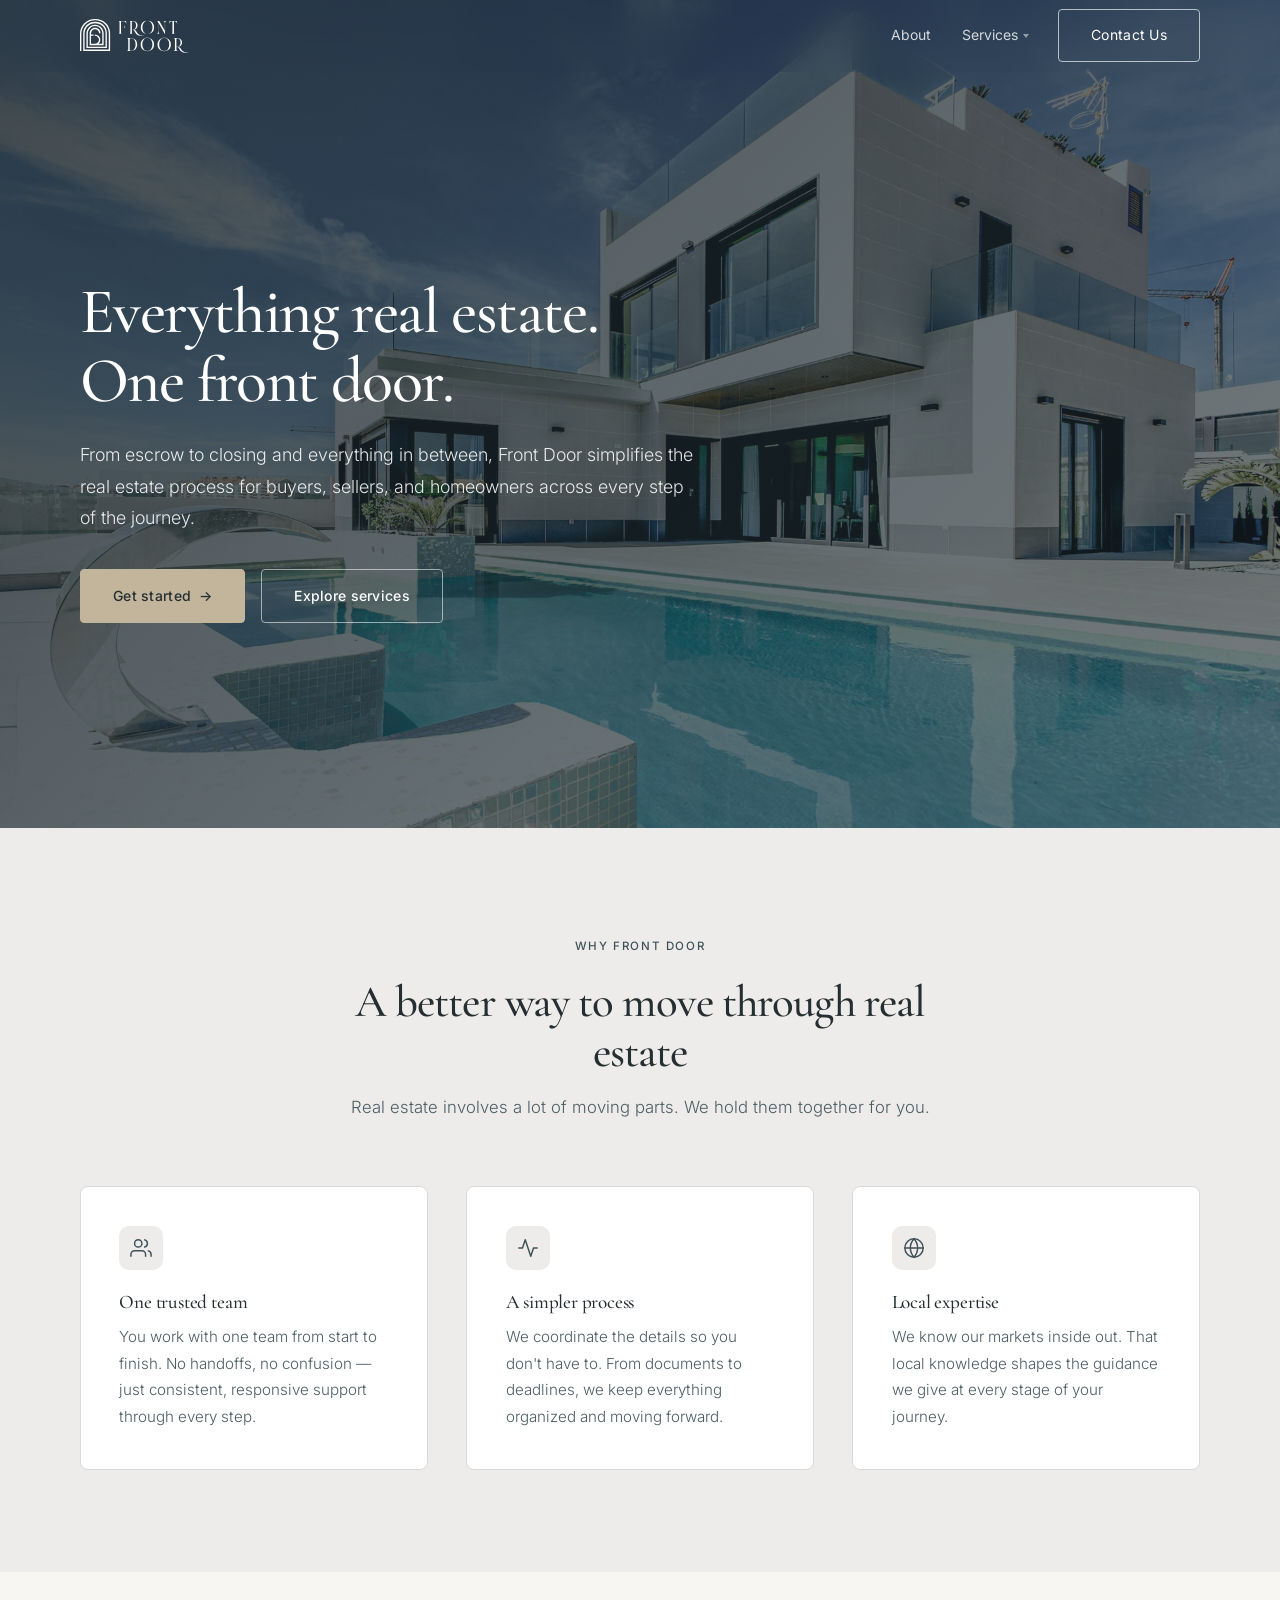
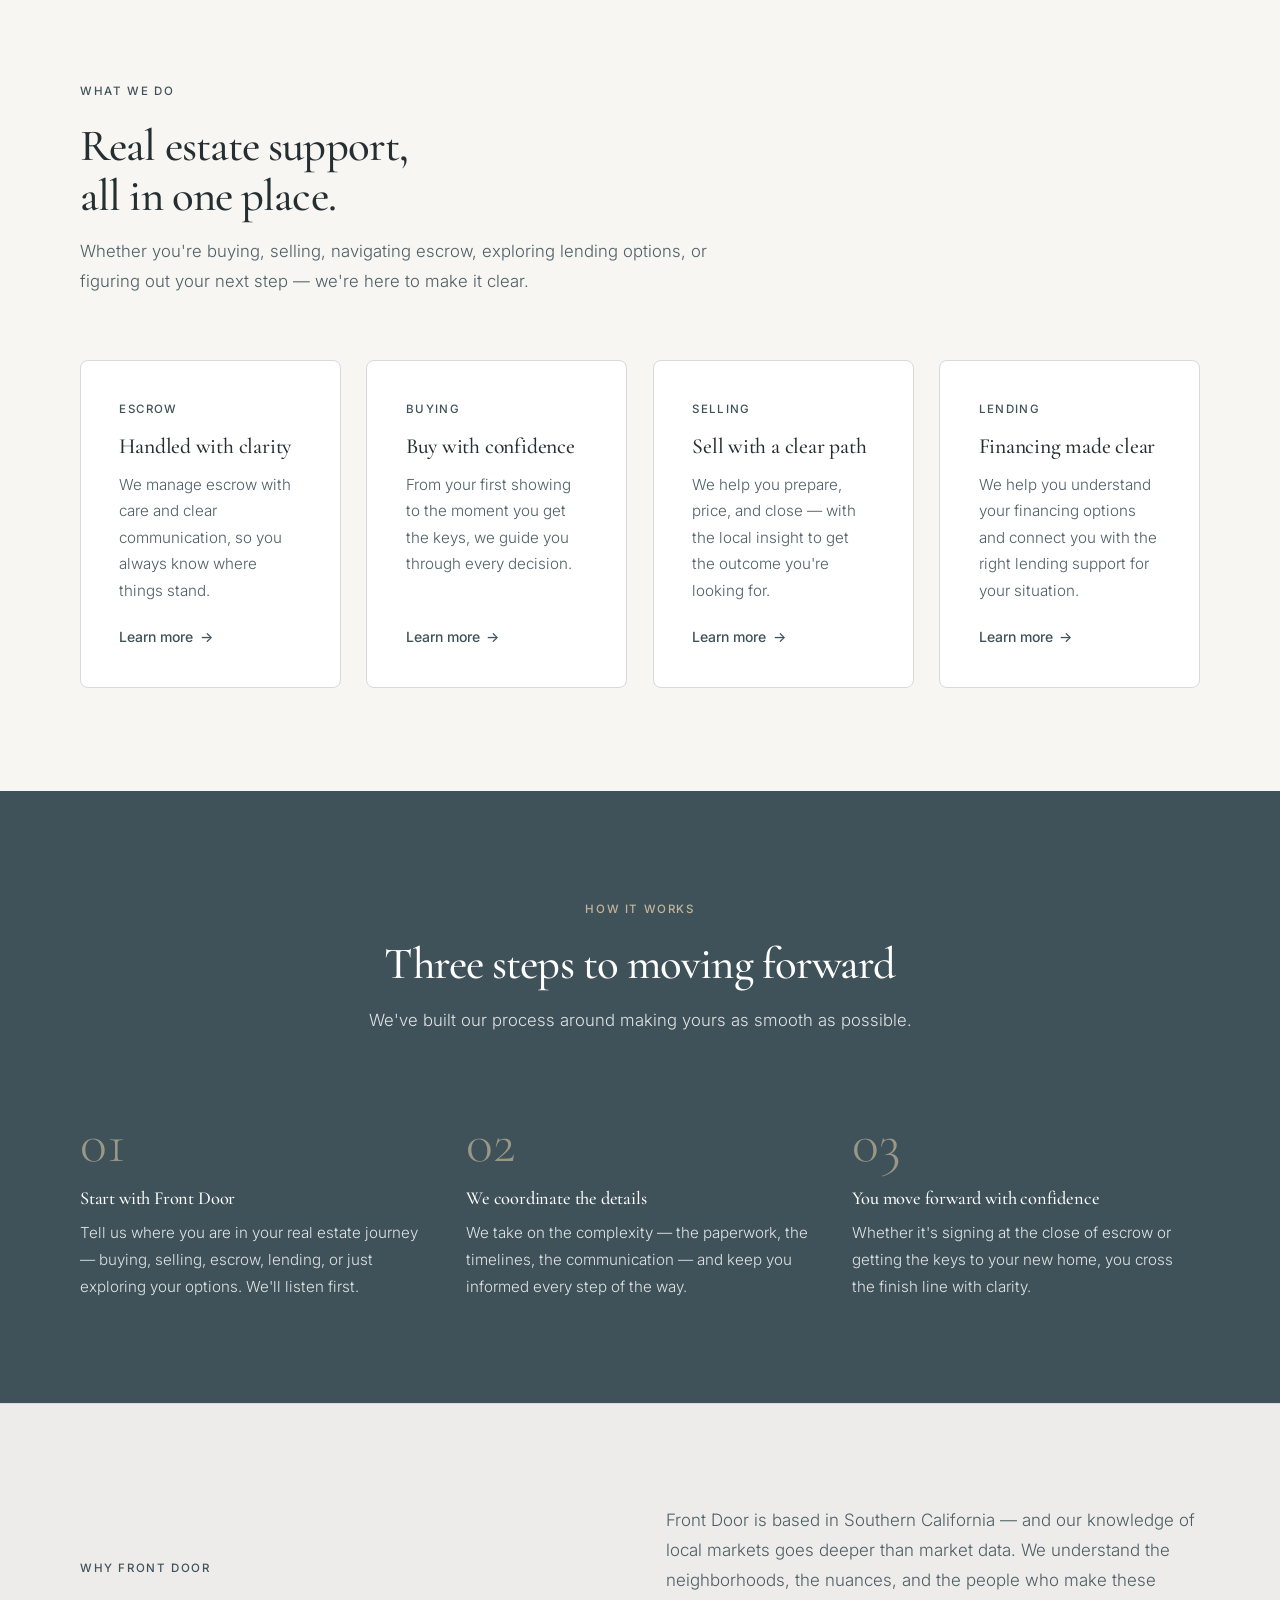
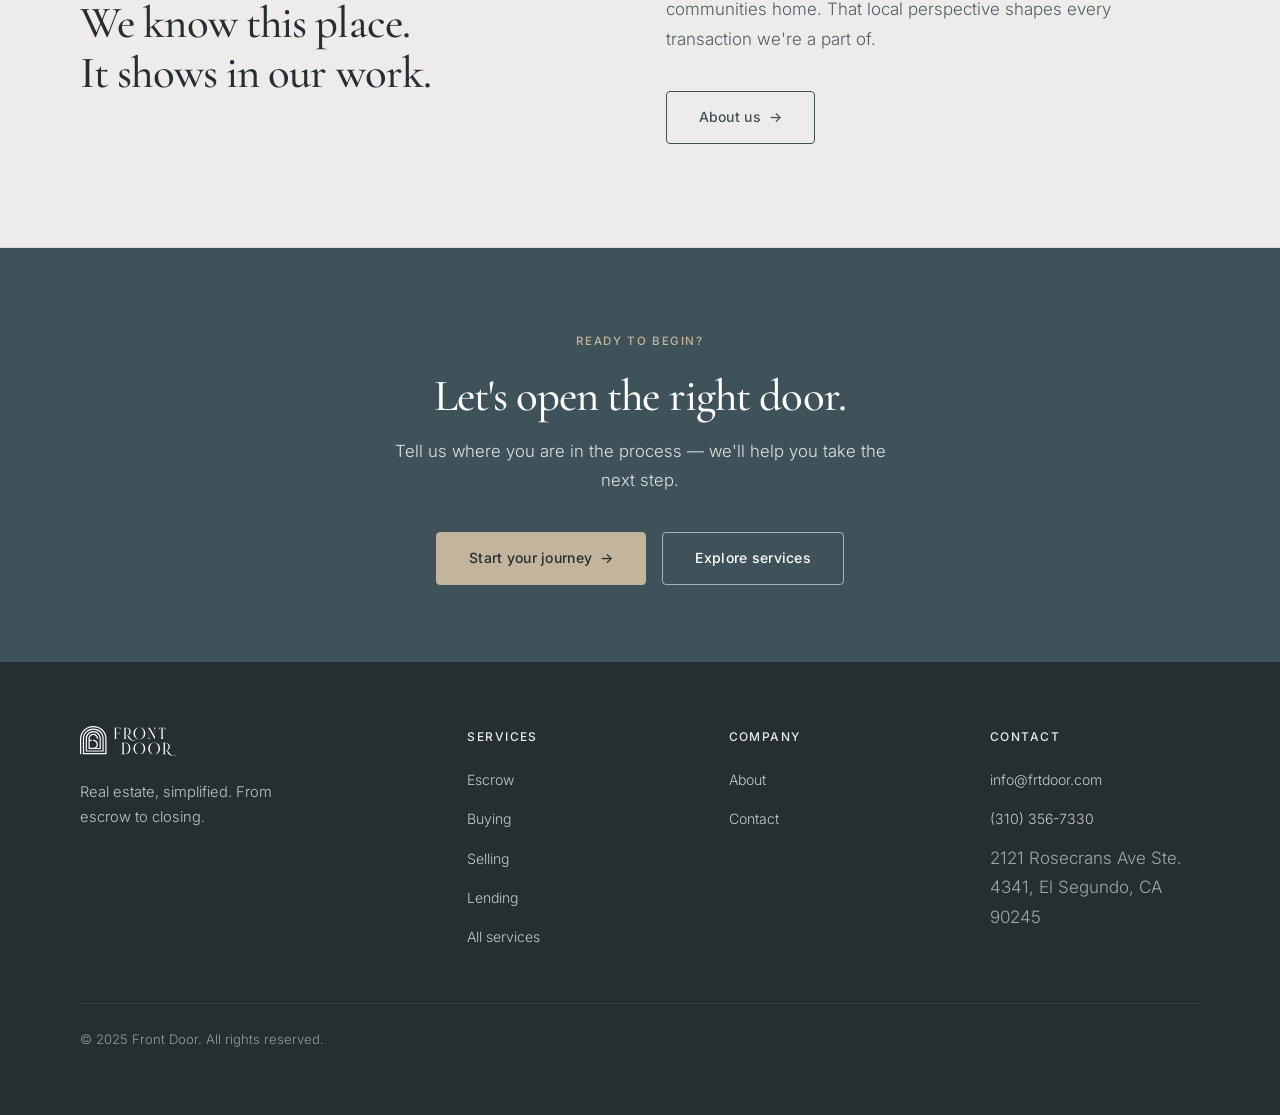
<file: index.html>
<!DOCTYPE html>
<html lang="en">
<head>
  <meta charset="UTF-8">
  <meta name="viewport" content="width=device-width, initial-scale=1.0">

  <title>Front Door — Full-Service Real Estate</title>
  <meta name="description" content="Front Door is a full-service real estate company. We handle escrow, buying, selling, lending, and everything in between — so the process is clearer for you.">

  <!-- Open Graph -->
  <meta property="og:type" content="website">
  <meta property="og:title" content="Front Door — Full-Service Real Estate">
  <meta property="og:description" content="From escrow to closing, Front Door simplifies real estate for buyers, sellers, and homeowners across every step of the process.">
  <meta property="og:url" content="https://frontdoorrealestate.com/">
  <meta property="og:site_name" content="Front Door">

  <!-- Canonical -->
  <meta property="og:image" content="https://www.frtdoor.com/assets/images/og-image.jpg">
  <meta property="og:image:width" content="1200">
  <meta property="og:image:height" content="630">
  <meta name="twitter:card" content="summary_large_image">
  <meta name="twitter:image" content="https://www.frtdoor.com/assets/images/og-image.jpg">
  <link rel="canonical" href="https://frontdoorrealestate.com/">

  <!-- Fonts -->
  <link rel="preconnect" href="https://fonts.googleapis.com">
  <link rel="preconnect" href="https://fonts.gstatic.com" crossorigin>
  <link href="https://fonts.googleapis.com/css2?family=Cormorant+Garamond:ital,wght@0,300;0,400;0,500;0,600;1,300;1,400;1,500&family=Inter:wght@300;400;500&display=swap" rel="stylesheet">


  <!-- Favicon -->
  <link rel="icon" type="image/x-icon" href="favicon.ico">
  <link rel="icon" type="image/png" sizes="32x32" href="assets/images/favicon-32.png">
  <link rel="apple-touch-icon" sizes="180x180" href="assets/images/apple-touch-icon.png">
  <link rel="stylesheet" href="css/styles.css">

  <!-- Schema.org local business -->
  <script type="application/ld+json">
  {
    "@context": "https://schema.org",
    "@type": "RealEstateAgent",
    "name": "Front Door",
    "description": "Full-service real estate company offering escrow, buying, selling, and lending services.",
    "address": {
      "@type": "PostalAddress",
      "addressLocality": "El Segundo",
      "addressRegion": "CA",
      "addressCountry": "US"
    },
    "areaServed": "California",
    "url": "https://frontdoorrealestate.com"
  }
  </script>
</head>
<body class="hero-page">

  <!-- ══ HEADER ══ -->
  <header class="site-header" role="banner">
    <div class="header-inner">
      <a href="index.html" class="logo logo-dark" aria-label="Front Door — home">
        <img src="assets/images/logo.svg" alt="Front Door" width="180" height="56">
      </a>
      <a href="index.html" class="logo logo-white" aria-label="Front Door — home">
        <img src="assets/images/logo-white.svg" alt="Front Door" width="180" height="56">
      </a>

      <nav class="primary-nav" aria-label="Primary navigation">
        <a href="about.html">About</a>
        <span class="nav-item"><a href="services.html">Services</a><div class="nav-dropdown"><a href="escrow.html">Escrow</a><a href="buying.html">Buying</a><a href="selling.html">Selling</a><a href="lending.html">Lending</a></div></span>
        <span class="nav-cta">
          <a href="contact.html" class="btn btn-primary">Contact Us</a>
        </span>
      </nav>

      <button class="nav-toggle" aria-label="Open navigation" aria-expanded="false" aria-controls="primary-nav">
        <span></span><span></span><span></span>
      </button>
    </div>
  </header>

  <main id="main-content">

    <!-- ══ HERO ══ -->
    <section class="hero" aria-labelledby="hero-heading">
      <div class="container hero-inner">
        <div class="hero-content">
          <h1 id="hero-heading" class="reveal">Everything real estate.<br>One front door.</h1>
          <p class="reveal">From escrow to closing and everything in between, Front Door simplifies the real estate process for buyers, sellers, and homeowners across every step of the journey.</p>
          <div class="btn-group reveal">
            <a href="contact.html" class="btn btn-accent">Get started <span class="arrow" aria-hidden="true">→</span></a>
            <a href="services.html" class="btn btn-light">Explore services</a>
          </div>
        </div>
      </div>
    </section>

    <!-- ══ VALUE PROPS ══ -->
    <section class="section section-alt" aria-labelledby="value-heading">
      <div class="container">
        <div class="section-header centered text-center">
          <span class="label reveal">Why Front Door</span>
          <h2 id="value-heading" class="reveal">A better way to move through real estate</h2>
          <p class="reveal">Real estate involves a lot of moving parts. We hold them together for you.</p>
        </div>

        <div class="grid-3">
          <div class="value-card reveal">
            <div class="value-card-icon" aria-hidden="true">
              <svg viewBox="0 0 24 24"><path d="M17 21v-2a4 4 0 00-4-4H5a4 4 0 00-4 4v2"/><circle cx="9" cy="7" r="4"/><path d="M23 21v-2a4 4 0 00-3-3.87"/><path d="M16 3.13a4 4 0 010 7.75"/></svg>
            </div>
            <h3>One trusted team</h3>
            <p>You work with one team from start to finish. No handoffs, no confusion — just consistent, responsive support through every step.</p>
          </div>

          <div class="value-card reveal">
            <div class="value-card-icon" aria-hidden="true">
              <svg viewBox="0 0 24 24"><polyline points="22 12 18 12 15 21 9 3 6 12 2 12"/></svg>
            </div>
            <h3>A simpler process</h3>
            <p>We coordinate the details so you don't have to. From documents to deadlines, we keep everything organized and moving forward.</p>
          </div>

          <div class="value-card reveal">
            <div class="value-card-icon" aria-hidden="true">
              <svg viewBox="0 0 24 24"><circle cx="12" cy="12" r="10"/><line x1="2" y1="12" x2="22" y2="12"/><path d="M12 2a15.3 15.3 0 014 10 15.3 15.3 0 01-4 10 15.3 15.3 0 01-4-10 15.3 15.3 0 014-10z"/></svg>
            </div>
            <h3>Local expertise</h3>
            <p>We know our markets inside out. That local knowledge shapes the guidance we give at every stage of your journey.</p>
          </div>
        </div>
      </div>
    </section>

    <!-- ══ SERVICES PREVIEW ══ -->
    <section class="section" aria-labelledby="services-heading">
      <div class="container">
        <div class="section-header">
          <span class="label reveal">What we do</span>
          <h2 id="services-heading" class="reveal">Real estate support,<br>all in one place.</h2>
          <p class="reveal">Whether you're buying, selling, navigating escrow, exploring lending options, or figuring out your next step — we're here to make it clear.</p>
        </div>

        <div class="grid-4">
          <div class="service-card reveal">
            <span class="service-card-label">Escrow</span>
            <h3>Handled with clarity</h3>
            <p>We manage escrow with care and clear communication, so you always know where things stand.</p>
            <a href="escrow.html" class="service-card-link">Learn more <span class="arrow" aria-hidden="true">→</span></a>
          </div>

          <div class="service-card reveal">
            <span class="service-card-label">Buying</span>
            <h3>Buy with confidence</h3>
            <p>From your first showing to the moment you get the keys, we guide you through every decision.</p>
            <a href="buying.html" class="service-card-link">Learn more <span class="arrow" aria-hidden="true">→</span></a>
          </div>

          <div class="service-card reveal">
            <span class="service-card-label">Selling</span>
            <h3>Sell with a clear path</h3>
            <p>We help you prepare, price, and close — with the local insight to get the outcome you're looking for.</p>
            <a href="selling.html" class="service-card-link">Learn more <span class="arrow" aria-hidden="true">→</span></a>
          </div>

          <div class="service-card reveal">
            <span class="service-card-label">Lending</span>
            <h3>Financing made clear</h3>
            <p>We help you understand your financing options and connect you with the right lending support for your situation.</p>
            <a href="lending.html" class="service-card-link">Learn more <span class="arrow" aria-hidden="true">→</span></a>
          </div>

        </div>
      </div>
    </section>

    <!-- ══ HOW IT WORKS ══ -->
    <section class="section section-dark" aria-labelledby="process-heading">
      <div class="container">
        <div class="section-header centered text-center">
          <span class="label reveal">How it works</span>
          <h2 id="process-heading" class="reveal">Three steps to moving forward</h2>
          <p class="reveal">We've built our process around making yours as smooth as possible.</p>
        </div>

        <div class="steps">
          <div class="step reveal">
            <div class="step-number" aria-hidden="true">01</div>
            <h3>Start with Front Door</h3>
            <p>Tell us where you are in your real estate journey — buying, selling, escrow, lending, or just exploring your options. We'll listen first.</p>
          </div>

          <div class="step reveal">
            <div class="step-number" aria-hidden="true">02</div>
            <h3>We coordinate the details</h3>
            <p>We take on the complexity — the paperwork, the timelines, the communication — and keep you informed every step of the way.</p>
          </div>

          <div class="step reveal">
            <div class="step-number" aria-hidden="true">03</div>
            <h3>You move forward with confidence</h3>
            <p>Whether it's signing at the close of escrow or getting the keys to your new home, you cross the finish line with clarity.</p>
          </div>
        </div>
      </div>
    </section>

    <!-- ══ LOCAL ══ -->
    <section class="section local-section" aria-labelledby="local-heading">
      <div class="container">
        <div class="grid-2">
          <div>
            <span class="label reveal">Why Front Door</span>
            <h2 id="local-heading" class="reveal">We know this place.<br>It shows in our work.</h2>
          </div>
          <div>
            <p class="reveal">Front Door is based in Southern California — and our knowledge of local markets goes deeper than market data. We understand the neighborhoods, the nuances, and the people who make these communities home. That local perspective shapes every transaction we're a part of.</p>
            <div class="btn-group reveal">
              <a href="about.html" class="btn btn-outline">About us <span class="arrow" aria-hidden="true">→</span></a>
            </div>
          </div>
        </div>
      </div>
    </section>

    <!-- ══ CTA BAND ══ -->
    <section class="cta-band" aria-labelledby="cta-heading">
      <div class="container">
        <span class="label reveal">Ready to begin?</span>
        <h2 id="cta-heading" class="reveal">Let's open the right door.</h2>
        <p class="reveal">Tell us where you are in the process — we'll help you take the next step.</p>
        <div class="btn-group reveal">
          <a href="contact.html" class="btn btn-accent">Start your journey <span class="arrow" aria-hidden="true">→</span></a>
          <a href="services.html" class="btn btn-light">Explore services</a>
        </div>
      </div>
    </section>

  </main>

  <!-- ══ FOOTER ══ -->
  <footer class="site-footer" role="contentinfo">
    <div class="container">
      <div class="footer-inner">
        <div class="footer-brand">
          <a href="index.html" class="logo" aria-label="Front Door — home">
        <img src="assets/images/logo-white.svg" alt="Front Door" width="180" height="56">
      </a>
          <p class="footer-tagline">Real estate, simplified. From escrow to closing.</p>
        </div>

        <div class="footer-col">
          <h5>Services</h5>
          <ul>
            <li><a href="escrow.html">Escrow</a></li>
            <li><a href="buying.html">Buying</a></li>
            <li><a href="selling.html">Selling</a></li>
            <li><a href="lending.html">Lending</a></li>
            <li><a href="services.html">All services</a></li>
          </ul>
        </div>

        <div class="footer-col">
          <h5>Company</h5>
          <ul>
            <li><a href="about.html">About</a></li>
            <li><a href="contact.html">Contact</a></li>
          </ul>
        </div>

        <div class="footer-col">
          <h5>Contact</h5>
          <ul>
            <li><a href="mailto:info@frtdoor.com">info@frtdoor.com</a></li>
            <li><a href="tel:+13103567330">(310) 356-7330</a></li>
            <li><span style="color:rgba(255,255,255,0.58)">2121 Rosecrans Ave Ste. 4341, El Segundo, CA 90245</span></li>
          </ul>
        </div>
      </div>

      <div class="footer-bottom">
        <span>&copy; 2025 Front Door. All rights reserved.</span>
      </div>
    </div>
  </footer>

  <script src="js/main.js"></script>
</body>
</html>
</file>
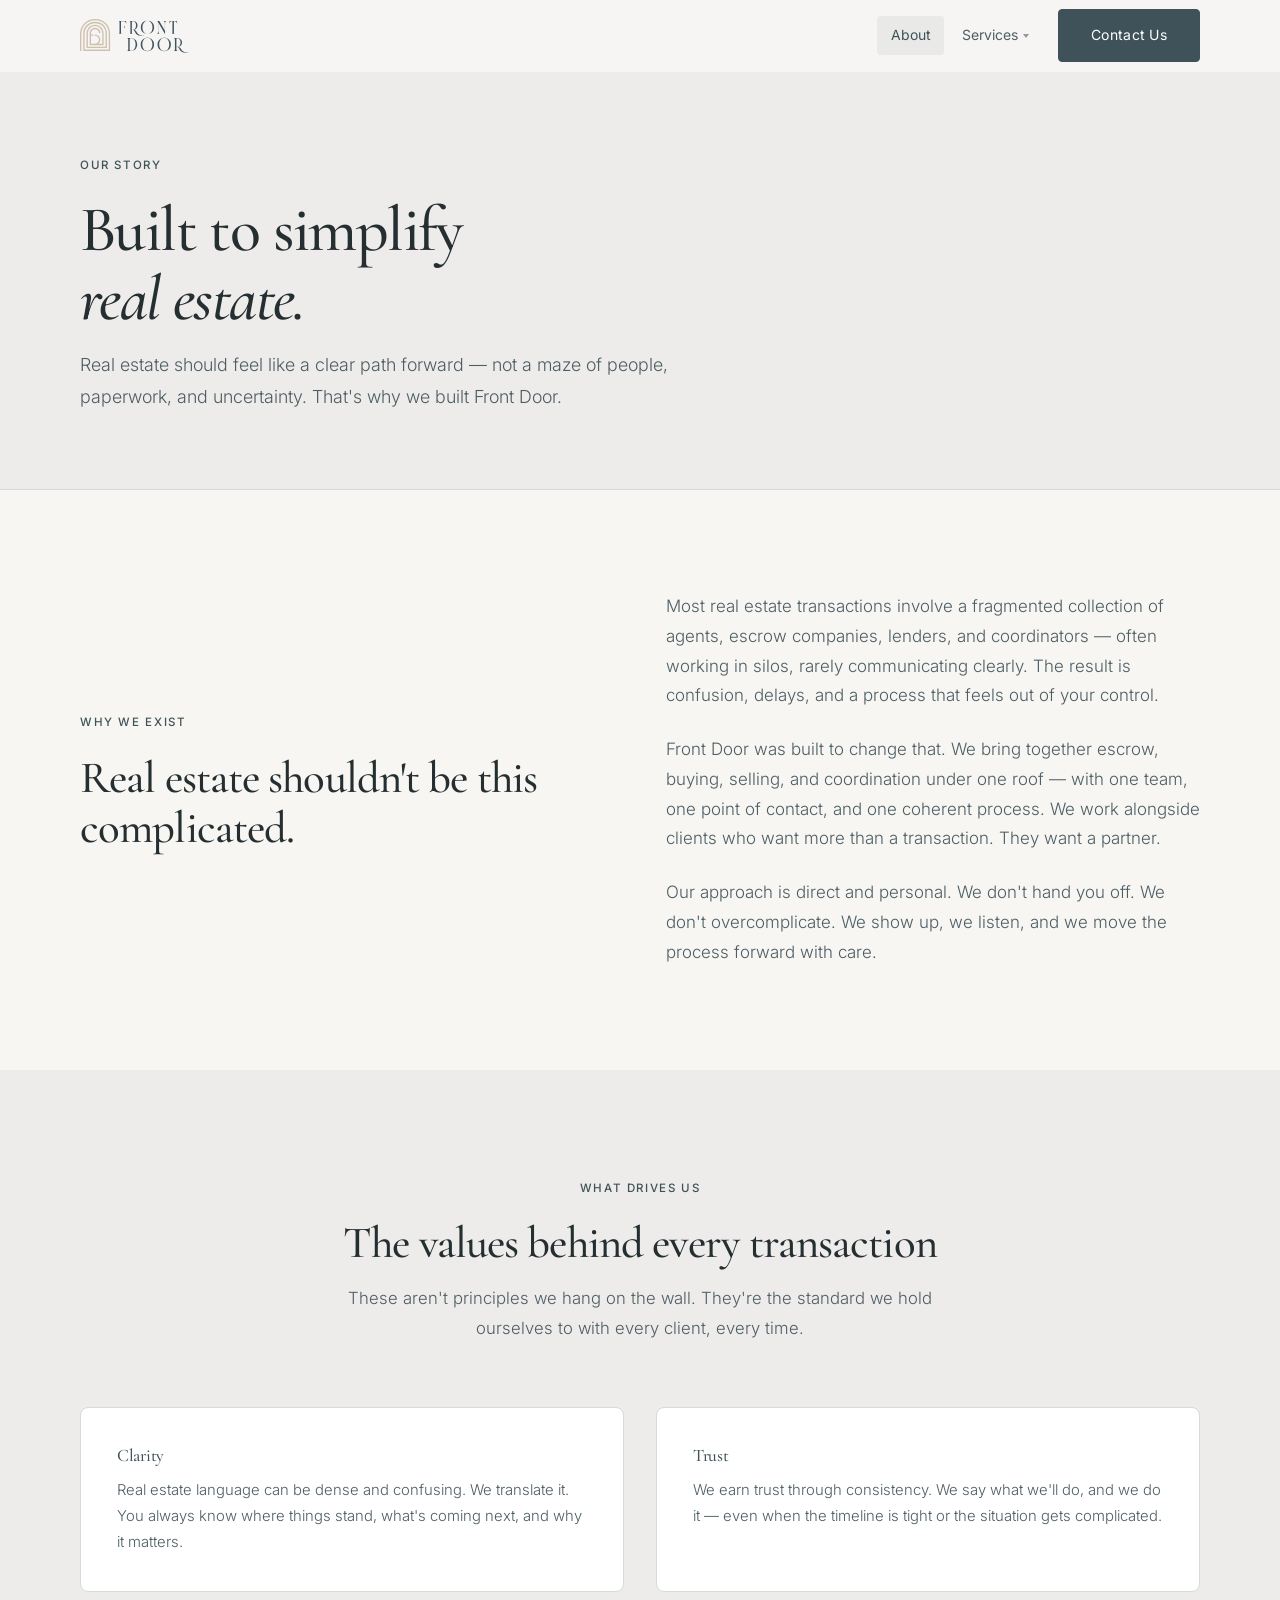
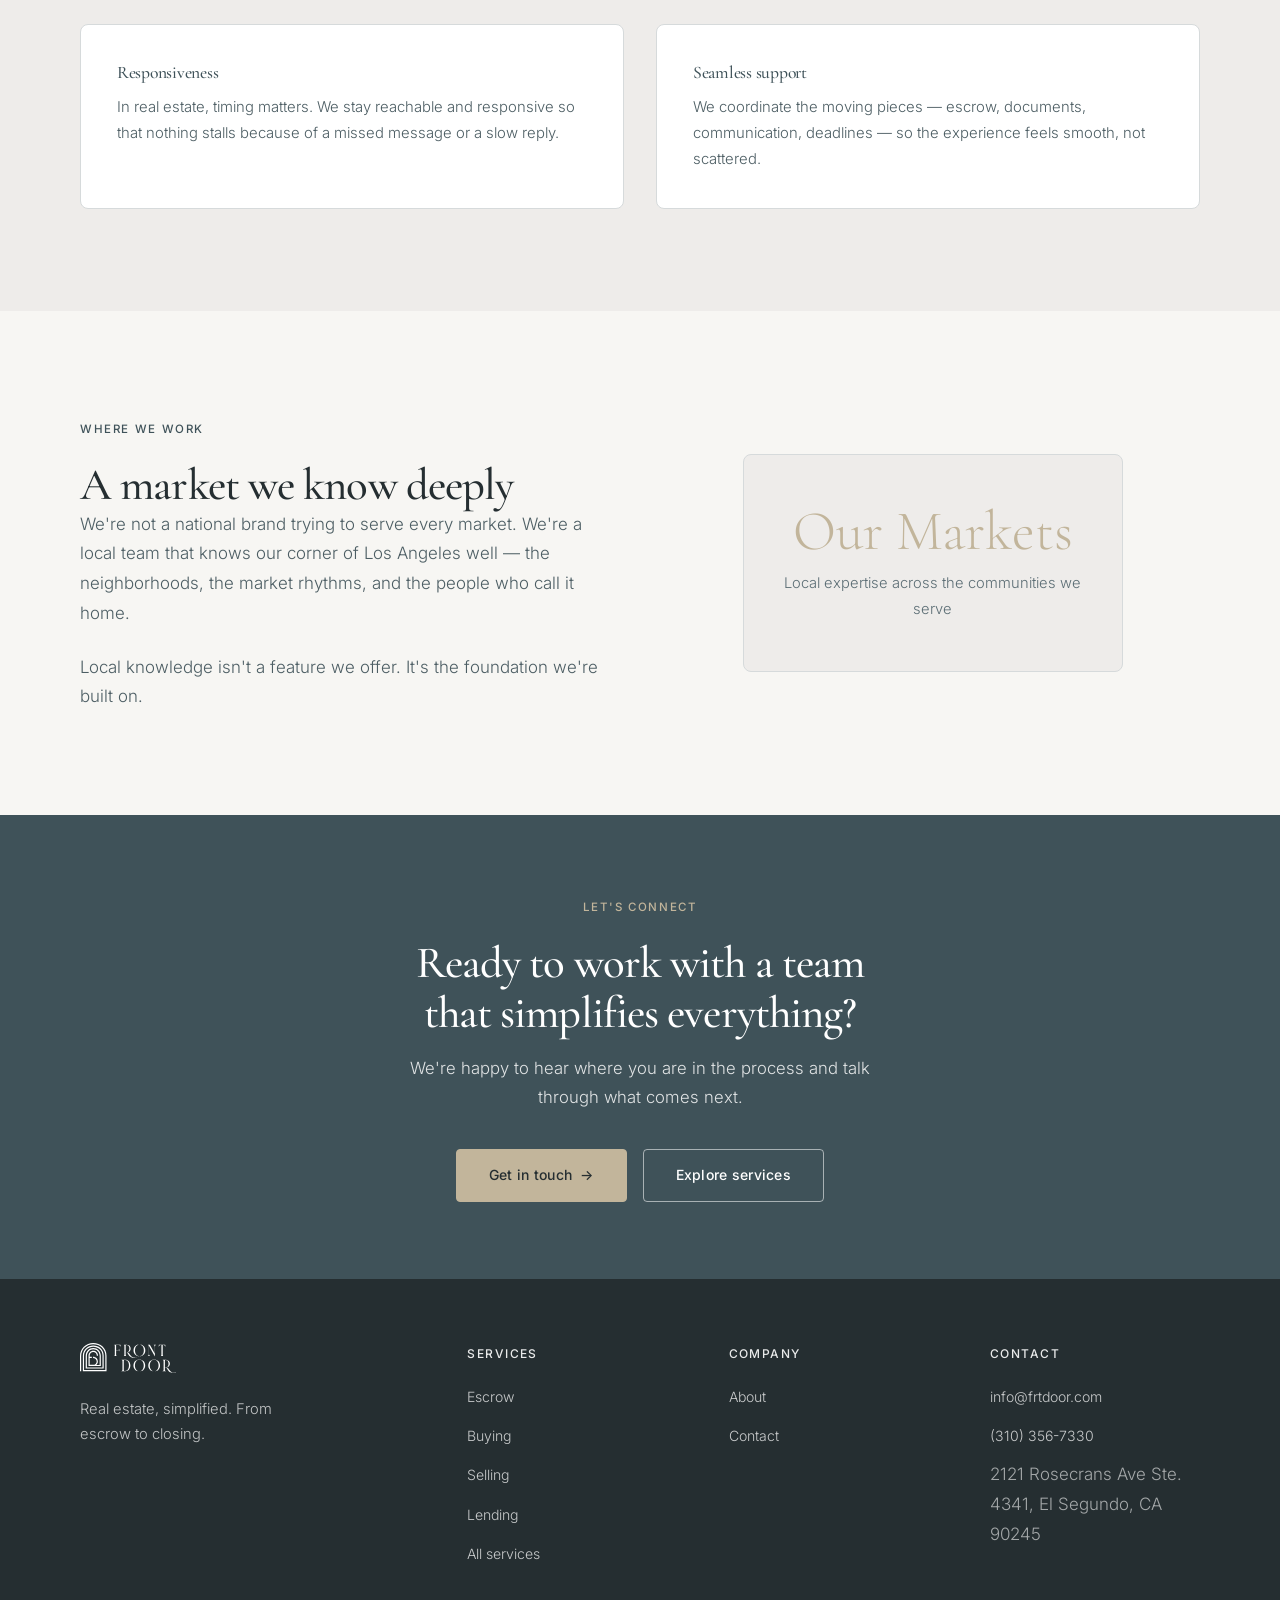
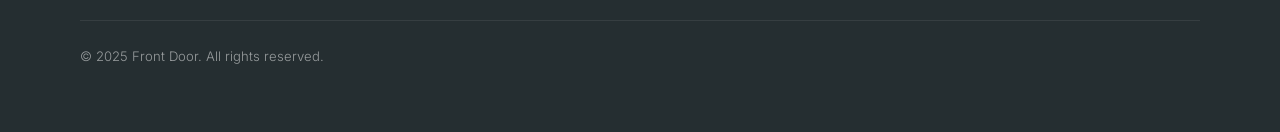
<file: about.html>
<!DOCTYPE html>
<html lang="en">
<head>
  <meta charset="UTF-8">
  <meta name="viewport" content="width=device-width, initial-scale=1.0">

  <title>About Front Door — Real Estate Services</title>
  <meta name="description" content="Front Door was built to simplify real estate. Learn about our approach to buying, selling, and escrow — and why clarity and trust define everything we do.">

  <!-- Open Graph -->
  <meta property="og:type" content="website">
  <meta property="og:title" content="About Front Door — Real Estate Services">
  <meta property="og:description" content="We built Front Door to simplify a fragmented process. Personal service, local knowledge, and a calm, coordinated approach to real estate.">
  <meta property="og:url" content="https://frontdoorrealestate.com/about.html">
  <meta property="og:site_name" content="Front Door">

  <meta property="og:image" content="https://www.frtdoor.com/assets/images/og-image.jpg">
  <meta property="og:image:width" content="1200">
  <meta property="og:image:height" content="630">
  <meta name="twitter:card" content="summary_large_image">
  <meta name="twitter:image" content="https://www.frtdoor.com/assets/images/og-image.jpg">
  <link rel="canonical" href="https://frontdoorrealestate.com/about.html">

  <link rel="preconnect" href="https://fonts.googleapis.com">
  <link rel="preconnect" href="https://fonts.gstatic.com" crossorigin>
  <link href="https://fonts.googleapis.com/css2?family=Cormorant+Garamond:ital,wght@0,300;0,400;0,500;0,600;1,300;1,400;1,500&family=Inter:wght@300;400;500&display=swap" rel="stylesheet">


  <!-- Favicon -->
  <link rel="icon" type="image/x-icon" href="favicon.ico">
  <link rel="icon" type="image/png" sizes="32x32" href="assets/images/favicon-32.png">
  <link rel="apple-touch-icon" sizes="180x180" href="assets/images/apple-touch-icon.png">
  <link rel="stylesheet" href="css/styles.css">
</head>
<body>

  <!-- ══ HEADER ══ -->
  <header class="site-header" role="banner">
    <div class="header-inner">
      <a href="index.html" class="logo" aria-label="Front Door — home">
        <img src="assets/images/logo.svg" alt="Front Door" width="180" height="56">
      </a>

      <nav class="primary-nav" aria-label="Primary navigation">
        <a href="about.html">About</a>
        <span class="nav-item"><a href="services.html">Services</a><div class="nav-dropdown"><a href="escrow.html">Escrow</a><a href="buying.html">Buying</a><a href="selling.html">Selling</a><a href="lending.html">Lending</a></div></span>
        <span class="nav-cta">
          <a href="contact.html" class="btn btn-primary">Contact Us</a>
        </span>
      </nav>

      <button class="nav-toggle" aria-label="Open navigation" aria-expanded="false">
        <span></span><span></span><span></span>
      </button>
    </div>
  </header>

  <main id="main-content">

    <!-- ══ PAGE HERO ══ -->
    <section class="page-hero" aria-labelledby="about-heading">
      <div class="container">
        <span class="label reveal">Our story</span>
        <h1 id="about-heading" class="reveal">Built to simplify<br><em>real estate.</em></h1>
        <p class="reveal">Real estate should feel like a clear path forward — not a maze of people, paperwork, and uncertainty. That's why we built Front Door.</p>
      </div>
    </section>

    <!-- ══ INTRO ══ -->
    <section class="section" aria-labelledby="mission-heading">
      <div class="container">
        <div class="grid-2">
          <div>
            <span class="label reveal">Why we exist</span>
            <h2 id="mission-heading" class="reveal">Real estate shouldn't be this complicated.</h2>
          </div>
          <div>
            <p class="reveal">Most real estate transactions involve a fragmented collection of agents, escrow companies, lenders, and coordinators — often working in silos, rarely communicating clearly. The result is confusion, delays, and a process that feels out of your control.</p>
            <p class="reveal mt-md">Front Door was built to change that. We bring together escrow, buying, selling, and coordination under one roof — with one team, one point of contact, and one coherent process. We work alongside clients who want more than a transaction. They want a partner.</p>
            <p class="reveal mt-md">Our approach is direct and personal. We don't hand you off. We don't overcomplicate. We show up, we listen, and we move the process forward with care.</p>
          </div>
        </div>
      </div>
    </section>

    <!-- ══ VALUES ══ -->
    <section class="section section-alt" aria-labelledby="values-heading">
      <div class="container">
        <div class="section-header centered text-center">
          <span class="label reveal">What drives us</span>
          <h2 id="values-heading" class="reveal">The values behind every transaction</h2>
          <p class="reveal">These aren't principles we hang on the wall. They're the standard we hold ourselves to with every client, every time.</p>
        </div>

        <div class="values-grid">
          <div class="value-block reveal">
            <h4>Clarity</h4>
            <p>Real estate language can be dense and confusing. We translate it. You always know where things stand, what's coming next, and why it matters.</p>
          </div>
          <div class="value-block reveal">
            <h4>Trust</h4>
            <p>We earn trust through consistency. We say what we'll do, and we do it — even when the timeline is tight or the situation gets complicated.</p>
          </div>
          <div class="value-block reveal">
            <h4>Responsiveness</h4>
            <p>In real estate, timing matters. We stay reachable and responsive so that nothing stalls because of a missed message or a slow reply.</p>
          </div>
          <div class="value-block reveal">
            <h4>Seamless support</h4>
            <p>We coordinate the moving pieces — escrow, documents, communication, deadlines — so the experience feels smooth, not scattered.</p>
          </div>
        </div>
      </div>
    </section>

    <!-- ══ LOCAL ══ -->
    <section class="section" aria-labelledby="local-heading">
      <div class="container">
        <div class="grid-2">
          <div>
            <span class="label reveal">Where we work</span>
            <h2 id="local-heading" class="reveal">A market we know deeply</h2>
            <p class="reveal">We're not a national brand trying to serve every market. We're a local team that knows our corner of Los Angeles well — the neighborhoods, the market rhythms, and the people who call it home.</p>
            <p class="reveal mt-md">Local knowledge isn't a feature we offer. It's the foundation we're built on.</p>
          </div>
          <div class="reveal" style="display:flex;align-items:center;justify-content:center;">
            <div style="background:var(--bg-alt);border:1px solid var(--border);border-radius:var(--radius-lg);padding:3rem 2rem;text-align:center;width:100%;max-width:380px;">
              <div style="font-family:'Cormorant Garamond',serif;font-size:3.5rem;font-weight:300;color:var(--accent);line-height:1;margin-bottom:0.75rem;">Our Markets</div>
              <p style="font-size:0.92rem;color:var(--text-muted);max-width:none;margin:0;">Local expertise across the communities we serve</p>
            </div>
          </div>
        </div>
      </div>
    </section>

    <!-- ══ CTA BAND ══ -->
    <section class="cta-band" aria-labelledby="about-cta-heading">
      <div class="container">
        <span class="label reveal">Let's connect</span>
        <h2 id="about-cta-heading" class="reveal">Ready to work with a team<br>that simplifies everything?</h2>
        <p class="reveal">We're happy to hear where you are in the process and talk through what comes next.</p>
        <div class="btn-group reveal">
          <a href="contact.html" class="btn btn-accent">Get in touch <span class="arrow" aria-hidden="true">→</span></a>
          <a href="services.html" class="btn btn-light">Explore services</a>
        </div>
      </div>
    </section>

  </main>

  <!-- ══ FOOTER ══ -->
  <footer class="site-footer" role="contentinfo">
    <div class="container">
      <div class="footer-inner">
        <div class="footer-brand">
          <a href="index.html" class="logo" aria-label="Front Door — home">
        <img src="assets/images/logo-white.svg" alt="Front Door" width="180" height="56">
      </a>
          <p class="footer-tagline">Real estate, simplified. From escrow to closing.</p>
        </div>

        <div class="footer-col">
          <h5>Services</h5>
          <ul>
            <li><a href="escrow.html">Escrow</a></li>
            <li><a href="buying.html">Buying</a></li>
            <li><a href="selling.html">Selling</a></li>
            <li><a href="lending.html">Lending</a></li>
            <li><a href="services.html">All services</a></li>
          </ul>
        </div>

        <div class="footer-col">
          <h5>Company</h5>
          <ul>
            <li><a href="about.html">About</a></li>
            <li><a href="contact.html">Contact</a></li>
          </ul>
        </div>

        <div class="footer-col">
          <h5>Contact</h5>
          <ul>
            <li><a href="mailto:info@frtdoor.com">info@frtdoor.com</a></li>
            <li><a href="tel:+13103567330">(310) 356-7330</a></li>
            <li><span style="color:rgba(255,255,255,0.58)">2121 Rosecrans Ave Ste. 4341, El Segundo, CA 90245</span></li>
          </ul>
        </div>
      </div>

      <div class="footer-bottom">
        <span>&copy; 2025 Front Door. All rights reserved.</span>
      </div>
    </div>
  </footer>

  <script src="js/main.js"></script>
</body>
</html>
</file>
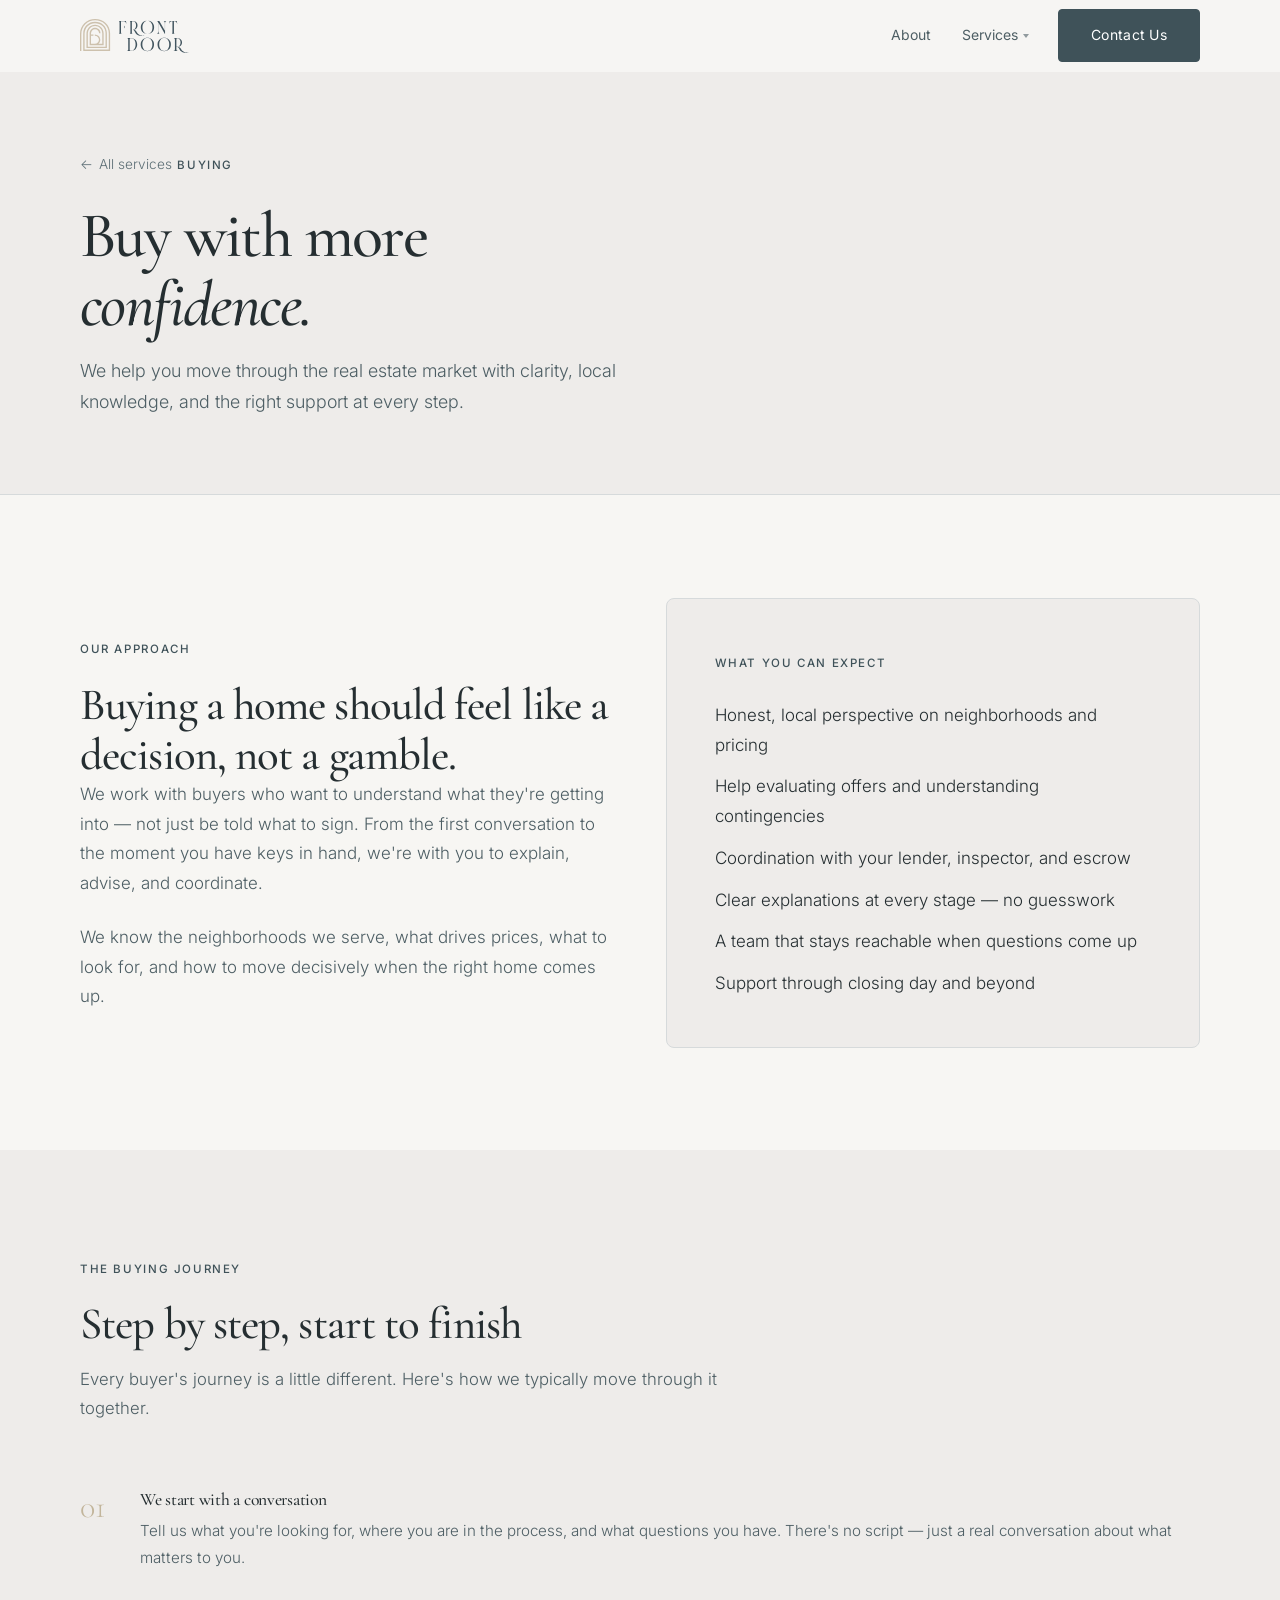
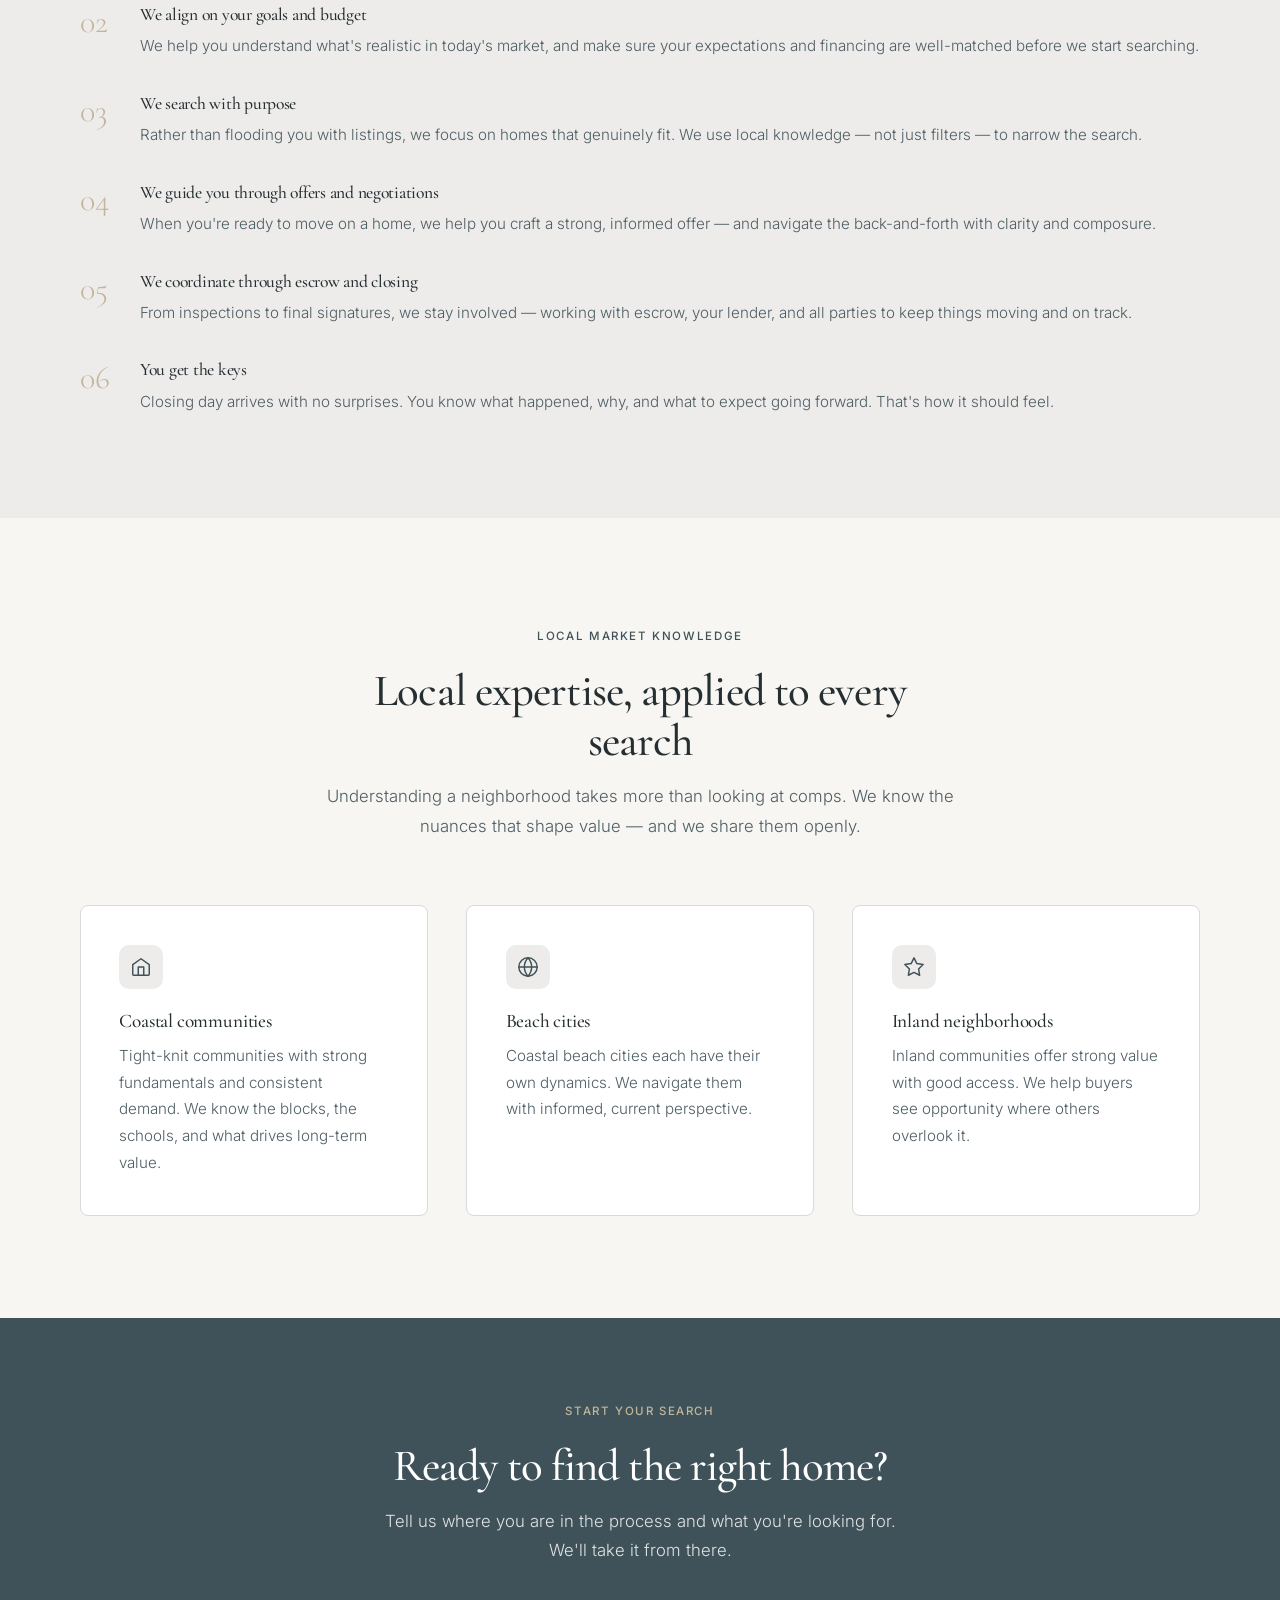
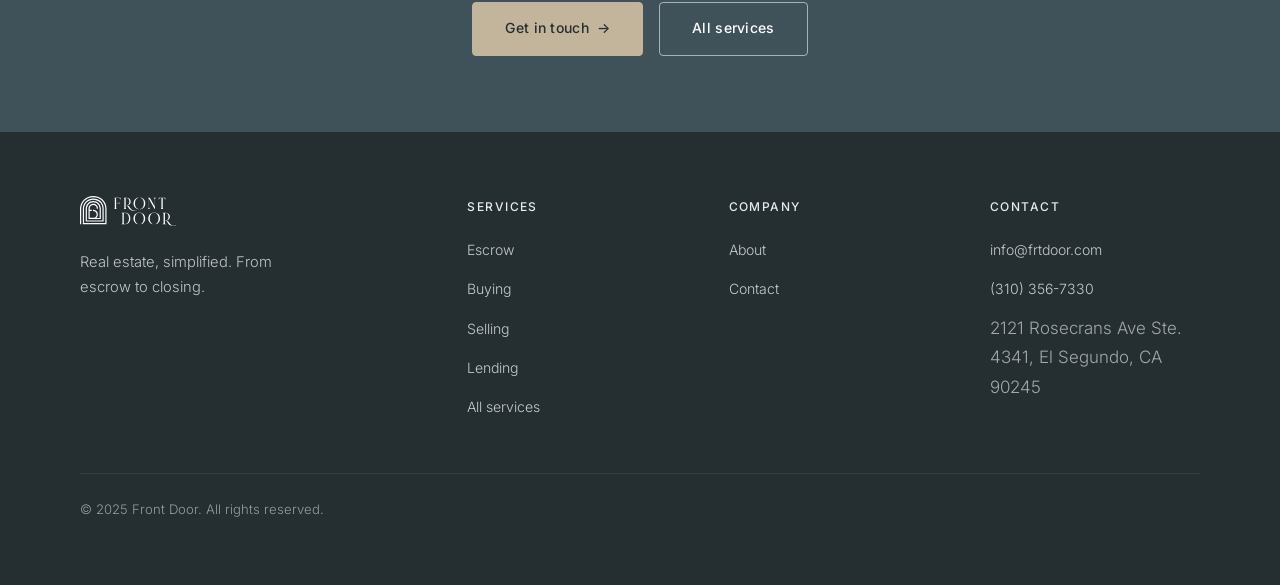
<file: buying.html>
<!DOCTYPE html>
<html lang="en">
<head>
  <meta charset="UTF-8">
  <meta name="viewport" content="width=device-width, initial-scale=1.0">

  <title>Buy a Home — Front Door Real Estate</title>
  <meta name="description" content="Front Door helps buyers navigate the real estate market with local expertise, clear guidance, and support from first showing through closing day.">

  <meta property="og:type" content="website">
  <meta property="og:title" content="Buy a Home — Front Door Real Estate">
  <meta property="og:description" content="Buy with more confidence. Front Door guides buyers through every step — from understanding your options to getting the keys.">
  <meta property="og:url" content="https://frontdoorrealestate.com/buying.html">
  <meta property="og:site_name" content="Front Door">

  <meta property="og:image" content="https://www.frtdoor.com/assets/images/og-image.jpg">
  <meta property="og:image:width" content="1200">
  <meta property="og:image:height" content="630">
  <meta name="twitter:card" content="summary_large_image">
  <meta name="twitter:image" content="https://www.frtdoor.com/assets/images/og-image.jpg">
  <link rel="canonical" href="https://frontdoorrealestate.com/buying.html">

  <link rel="preconnect" href="https://fonts.googleapis.com">
  <link rel="preconnect" href="https://fonts.gstatic.com" crossorigin>
  <link href="https://fonts.googleapis.com/css2?family=Cormorant+Garamond:ital,wght@0,300;0,400;0,500;0,600;1,300;1,400;1,500&family=Inter:wght@300;400;500&display=swap" rel="stylesheet">


  <!-- Favicon -->
  <link rel="icon" type="image/x-icon" href="favicon.ico">
  <link rel="icon" type="image/png" sizes="32x32" href="assets/images/favicon-32.png">
  <link rel="apple-touch-icon" sizes="180x180" href="assets/images/apple-touch-icon.png">
  <link rel="stylesheet" href="css/styles.css">
</head>
<body>

  <!-- ══ HEADER ══ -->
  <header class="site-header" role="banner">
    <div class="header-inner">
      <a href="index.html" class="logo" aria-label="Front Door — home">
        <img src="assets/images/logo.svg" alt="Front Door" width="180" height="56">
      </a>

      <nav class="primary-nav" aria-label="Primary navigation">
        <a href="about.html">About</a>
        <span class="nav-item"><a href="services.html">Services</a><div class="nav-dropdown"><a href="escrow.html">Escrow</a><a href="buying.html">Buying</a><a href="selling.html">Selling</a><a href="lending.html">Lending</a></div></span>
        <span class="nav-cta">
          <a href="contact.html" class="btn btn-primary">Contact Us</a>
        </span>
      </nav>

      <button class="nav-toggle" aria-label="Open navigation" aria-expanded="false">
        <span></span><span></span><span></span>
      </button>
    </div>
  </header>

  <main id="main-content">

    <!-- ══ PAGE HERO ══ -->
    <section class="page-hero" aria-labelledby="buying-heading">
      <div class="container">
        <a href="services.html" class="back-link reveal"><span class="back-arrow">←</span> All services</a>
        <span class="label reveal">Buying</span>
        <h1 id="buying-heading" class="reveal">Buy with more<br><em>confidence.</em></h1>
        <p class="reveal">We help you move through the real estate market with clarity, local knowledge, and the right support at every step.</p>
      </div>
    </section>

    <!-- ══ INTRO ══ -->
    <section class="section" aria-labelledby="buying-intro-heading">
      <div class="container">
        <div class="grid-2">
          <div>
            <span class="label reveal">Our approach</span>
            <h2 id="buying-intro-heading" class="reveal">Buying a home should feel like a decision, not a gamble.</h2>
            <p class="reveal">We work with buyers who want to understand what they're getting into — not just be told what to sign. From the first conversation to the moment you have keys in hand, we're with you to explain, advise, and coordinate.</p>
            <p class="reveal mt-md">We know the neighborhoods we serve, what drives prices, what to look for, and how to move decisively when the right home comes up.</p>
          </div>

          <div class="reveal" style="background:var(--bg-alt);border:1px solid var(--border);border-radius:var(--radius-lg);padding:clamp(2rem,4vw,3rem);">
            <span class="label" style="color:var(--primary)">What you can expect</span>
            <ul class="benefit-list" style="margin-top:0.5rem;">
              <li>Honest, local perspective on neighborhoods and pricing</li>
              <li>Help evaluating offers and understanding contingencies</li>
              <li>Coordination with your lender, inspector, and escrow</li>
              <li>Clear explanations at every stage — no guesswork</li>
              <li>A team that stays reachable when questions come up</li>
              <li>Support through closing day and beyond</li>
            </ul>
          </div>
        </div>
      </div>
    </section>

    <!-- ══ PROCESS ══ -->
    <section class="section section-alt" aria-labelledby="buying-process-heading">
      <div class="container">
        <div class="section-header">
          <span class="label reveal">The buying journey</span>
          <h2 id="buying-process-heading" class="reveal">Step by step, start to finish</h2>
          <p class="reveal">Every buyer's journey is a little different. Here's how we typically move through it together.</p>
        </div>

        <div class="process-row">
          <div class="process-item reveal">
            <div class="process-num">01</div>
            <div>
              <h4>We start with a conversation</h4>
              <p>Tell us what you're looking for, where you are in the process, and what questions you have. There's no script — just a real conversation about what matters to you.</p>
            </div>
          </div>

          <div class="process-item reveal">
            <div class="process-num">02</div>
            <div>
              <h4>We align on your goals and budget</h4>
              <p>We help you understand what's realistic in today's market, and make sure your expectations and financing are well-matched before we start searching.</p>
            </div>
          </div>

          <div class="process-item reveal">
            <div class="process-num">03</div>
            <div>
              <h4>We search with purpose</h4>
              <p>Rather than flooding you with listings, we focus on homes that genuinely fit. We use local knowledge — not just filters — to narrow the search.</p>
            </div>
          </div>

          <div class="process-item reveal">
            <div class="process-num">04</div>
            <div>
              <h4>We guide you through offers and negotiations</h4>
              <p>When you're ready to move on a home, we help you craft a strong, informed offer — and navigate the back-and-forth with clarity and composure.</p>
            </div>
          </div>

          <div class="process-item reveal">
            <div class="process-num">05</div>
            <div>
              <h4>We coordinate through escrow and closing</h4>
              <p>From inspections to final signatures, we stay involved — working with escrow, your lender, and all parties to keep things moving and on track.</p>
            </div>
          </div>

          <div class="process-item reveal">
            <div class="process-num">06</div>
            <div>
              <h4>You get the keys</h4>
              <p>Closing day arrives with no surprises. You know what happened, why, and what to expect going forward. That's how it should feel.</p>
            </div>
          </div>
        </div>
      </div>
    </section>

    <!-- ══ SOUTH BAY KNOWLEDGE ══ -->
    <section class="section" aria-labelledby="local-buying-heading">
      <div class="container">
        <div class="section-header centered text-center">
          <span class="label reveal">Local market knowledge</span>
          <h2 id="local-buying-heading" class="reveal">Local expertise, applied to every search</h2>
          <p class="reveal">Understanding a neighborhood takes more than looking at comps. We know the nuances that shape value — and we share them openly.</p>
        </div>

        <div class="grid-3">
          <div class="value-card reveal">
            <div class="value-card-icon" aria-hidden="true">
              <svg viewBox="0 0 24 24"><path d="M3 9.5L12 3l9 6.5V20a1 1 0 01-1 1H4a1 1 0 01-1-1V9.5z"/><path d="M9 21V12h6v9"/></svg>
            </div>
            <h3>Coastal communities</h3>
            <p>Tight-knit communities with strong fundamentals and consistent demand. We know the blocks, the schools, and what drives long-term value.</p>
          </div>

          <div class="value-card reveal">
            <div class="value-card-icon" aria-hidden="true">
              <svg viewBox="0 0 24 24"><circle cx="12" cy="12" r="10"/><line x1="2" y1="12" x2="22" y2="12"/><path d="M12 2a15.3 15.3 0 014 10 15.3 15.3 0 01-4 10 15.3 15.3 0 01-4-10 15.3 15.3 0 014-10z"/></svg>
            </div>
            <h3>Beach cities</h3>
            <p>Coastal beach cities each have their own dynamics. We navigate them with informed, current perspective.</p>
          </div>

          <div class="value-card reveal">
            <div class="value-card-icon" aria-hidden="true">
              <svg viewBox="0 0 24 24"><polygon points="12 2 15.09 8.26 22 9.27 17 14.14 18.18 21.02 12 17.77 5.82 21.02 7 14.14 2 9.27 8.91 8.26 12 2"/></svg>
            </div>
            <h3>Inland neighborhoods</h3>
            <p>Inland communities offer strong value with good access. We help buyers see opportunity where others overlook it.</p>
          </div>
        </div>
      </div>
    </section>

    <!-- ══ CTA BAND ══ -->
    <section class="cta-band" aria-labelledby="buying-cta-heading">
      <div class="container">
        <span class="label reveal">Start your search</span>
        <h2 id="buying-cta-heading" class="reveal">Ready to find the right home?</h2>
        <p class="reveal">Tell us where you are in the process and what you're looking for. We'll take it from there.</p>
        <div class="btn-group reveal">
          <a href="contact.html" class="btn btn-accent">Get in touch <span class="arrow" aria-hidden="true">→</span></a>
          <a href="services.html" class="btn btn-light">All services</a>
        </div>
      </div>
    </section>

  </main>

  <!-- ══ FOOTER ══ -->
  <footer class="site-footer" role="contentinfo">
    <div class="container">
      <div class="footer-inner">
        <div class="footer-brand">
          <a href="index.html" class="logo" aria-label="Front Door — home">
        <img src="assets/images/logo-white.svg" alt="Front Door" width="180" height="56">
      </a>
          <p class="footer-tagline">Real estate, simplified. From escrow to closing.</p>
        </div>

        <div class="footer-col">
          <h5>Services</h5>
          <ul>
            <li><a href="escrow.html">Escrow</a></li>
            <li><a href="buying.html">Buying</a></li>
            <li><a href="selling.html">Selling</a></li>
            <li><a href="lending.html">Lending</a></li>
            <li><a href="services.html">All services</a></li>
          </ul>
        </div>

        <div class="footer-col">
          <h5>Company</h5>
          <ul>
            <li><a href="about.html">About</a></li>
            <li><a href="contact.html">Contact</a></li>
          </ul>
        </div>

        <div class="footer-col">
          <h5>Contact</h5>
          <ul>
            <li><a href="mailto:info@frtdoor.com">info@frtdoor.com</a></li>
            <li><a href="tel:+13103567330">(310) 356-7330</a></li>
            <li><span style="color:rgba(255,255,255,0.58)">2121 Rosecrans Ave Ste. 4341, El Segundo, CA 90245</span></li>
          </ul>
        </div>
      </div>

      <div class="footer-bottom">
        <span>&copy; 2025 Front Door. All rights reserved.</span>
      </div>
    </div>
  </footer>

  <script src="js/main.js"></script>
</body>
</html>
</file>
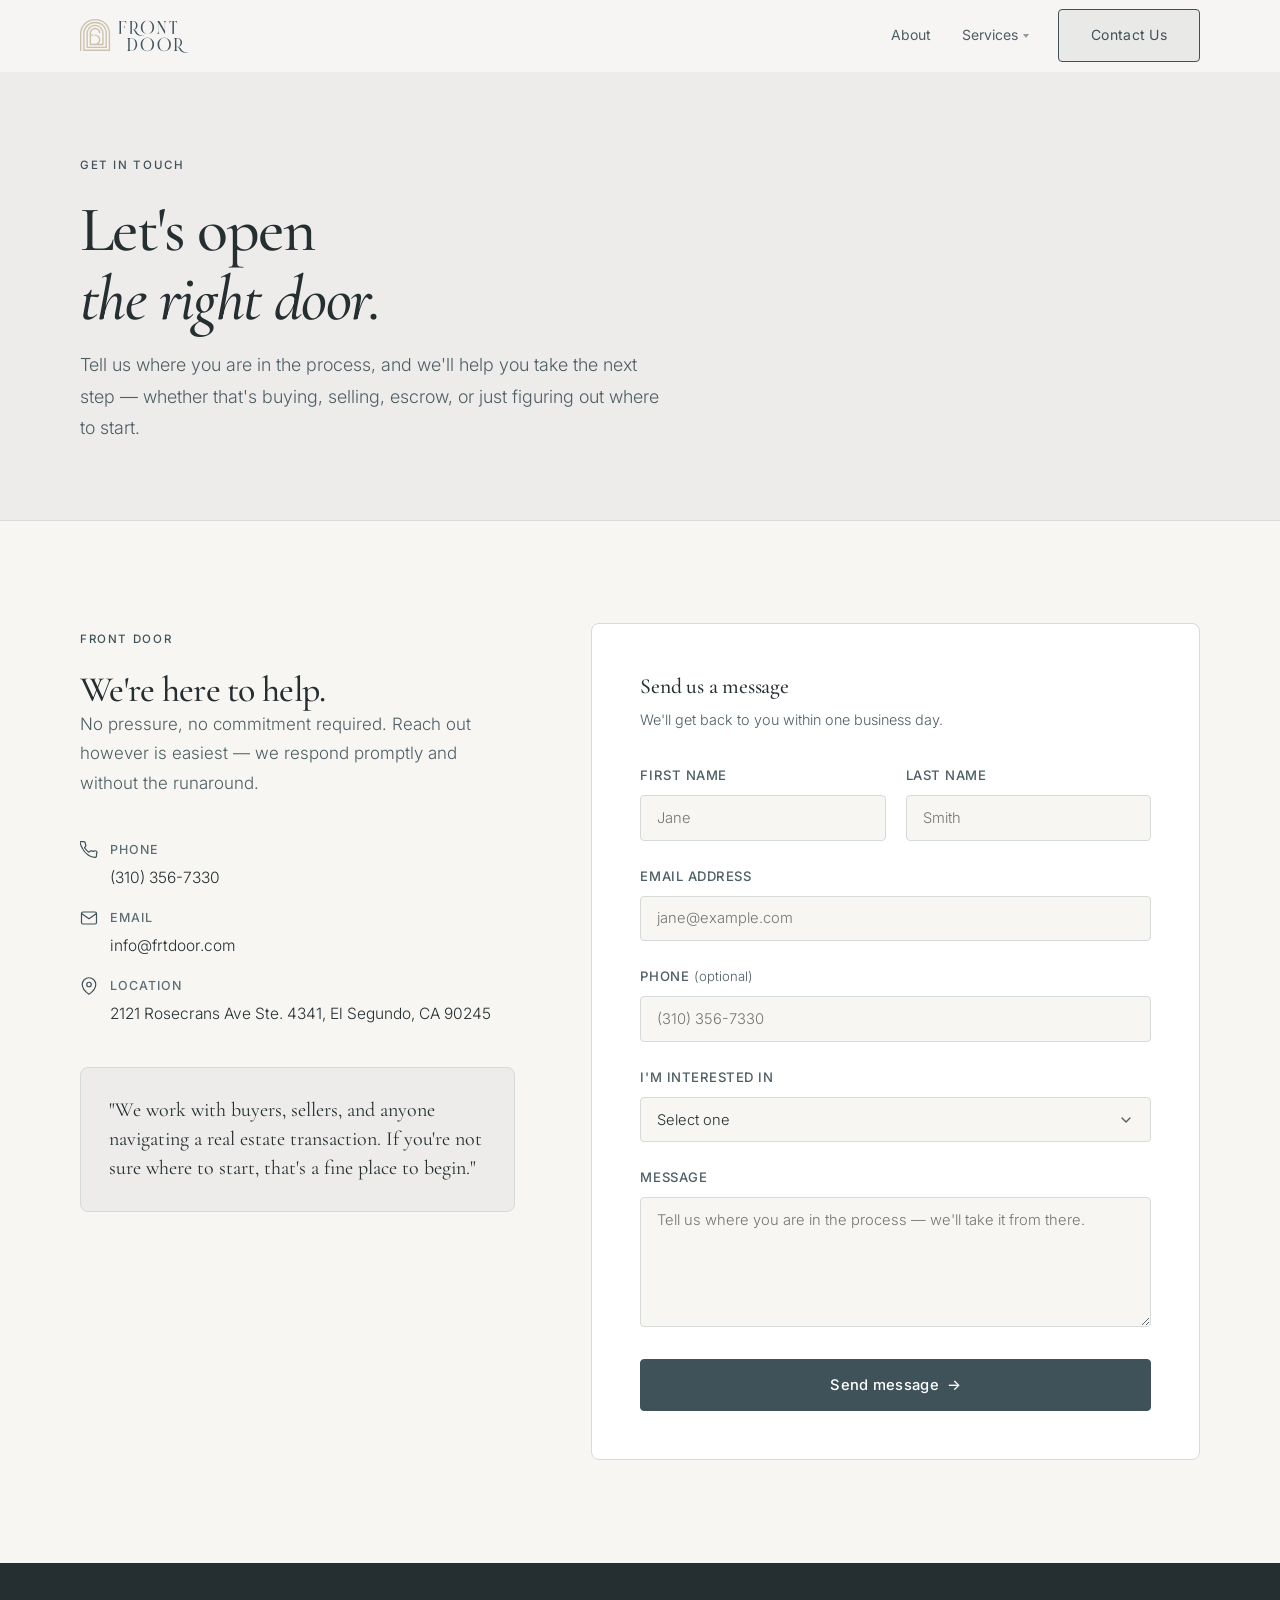
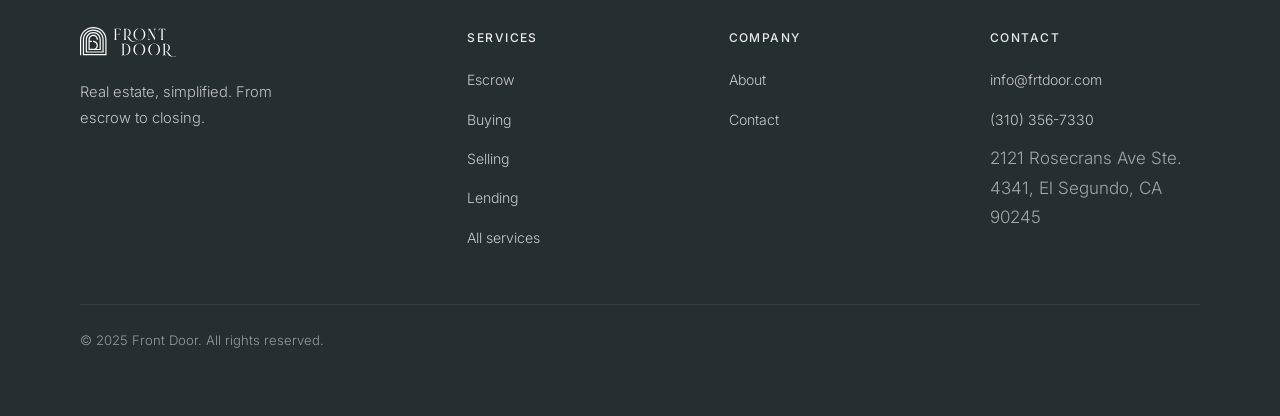
<file: contact.html>
<!DOCTYPE html>
<html lang="en">
<head>
  <meta charset="UTF-8">
  <meta name="viewport" content="width=device-width, initial-scale=1.0">

  <title>Contact Front Door — Real Estate Services</title>
  <meta name="description" content="Get in touch with Front Door. Tell us where you are in the process — buying, selling, or escrow — and we'll help you take the next step.">

  <meta property="og:type" content="website">
  <meta property="og:title" content="Contact Front Door — Real Estate Services">
  <meta property="og:description" content="Tell us where you are in the process and we'll help you take the next step. Front Door Real Estate.">
  <meta property="og:url" content="https://frontdoorrealestate.com/contact.html">
  <meta property="og:site_name" content="Front Door">

  <meta property="og:image" content="https://www.frtdoor.com/assets/images/og-image.jpg">
  <meta property="og:image:width" content="1200">
  <meta property="og:image:height" content="630">
  <meta name="twitter:card" content="summary_large_image">
  <meta name="twitter:image" content="https://www.frtdoor.com/assets/images/og-image.jpg">
  <link rel="canonical" href="https://frontdoorrealestate.com/contact.html">

  <link rel="preconnect" href="https://fonts.googleapis.com">
  <link rel="preconnect" href="https://fonts.gstatic.com" crossorigin>
  <link href="https://fonts.googleapis.com/css2?family=Cormorant+Garamond:ital,wght@0,300;0,400;0,500;0,600;1,300;1,400;1,500&family=Inter:wght@300;400;500&display=swap" rel="stylesheet">


  <!-- Favicon -->
  <link rel="icon" type="image/x-icon" href="favicon.ico">
  <link rel="icon" type="image/png" sizes="32x32" href="assets/images/favicon-32.png">
  <link rel="apple-touch-icon" sizes="180x180" href="assets/images/apple-touch-icon.png">
  <link rel="stylesheet" href="css/styles.css">
</head>
<body>

  <!-- ══ HEADER ══ -->
  <header class="site-header" role="banner">
    <div class="header-inner">
      <a href="index.html" class="logo" aria-label="Front Door — home">
        <img src="assets/images/logo.svg" alt="Front Door" width="180" height="56">
      </a>

      <nav class="primary-nav" aria-label="Primary navigation">
        <a href="about.html">About</a>
        <span class="nav-item"><a href="services.html">Services</a><div class="nav-dropdown"><a href="escrow.html">Escrow</a><a href="buying.html">Buying</a><a href="selling.html">Selling</a><a href="lending.html">Lending</a></div></span>
        <span class="nav-cta">
          <a href="contact.html" class="btn btn-primary">Contact Us</a>
        </span>
      </nav>

      <button class="nav-toggle" aria-label="Open navigation" aria-expanded="false">
        <span></span><span></span><span></span>
      </button>
    </div>
  </header>

  <main id="main-content">

    <!-- ══ PAGE HERO ══ -->
    <section class="page-hero" aria-labelledby="contact-heading">
      <div class="container">
        <span class="label reveal">Get in touch</span>
        <h1 id="contact-heading" class="reveal">Let's open<br><em>the right door.</em></h1>
        <p class="reveal">Tell us where you are in the process, and we'll help you take the next step — whether that's buying, selling, escrow, or just figuring out where to start.</p>
      </div>
    </section>

    <!-- ══ CONTACT SECTION ══ -->
    <section class="section" aria-labelledby="contact-form-heading">
      <div class="container">
        <div class="contact-grid">

          <!-- INFO -->
          <div>
            <span class="label reveal">Front Door</span>
            <h2 id="contact-form-heading" class="reveal" style="font-size:clamp(1.8rem,2.8vw,2.4rem);">We're here to help.</h2>
            <p class="reveal">No pressure, no commitment required. Reach out however is easiest — we respond promptly and without the runaround.</p>

            <div class="reveal" style="margin-top:2.5rem;">
              <div class="contact-detail">
                <div class="contact-detail-icon">
                  <svg viewBox="0 0 24 24"><path d="M22 16.92v3a2 2 0 01-2.18 2 19.79 19.79 0 01-8.63-3.07A19.5 19.5 0 013.07 9.5a19.79 19.79 0 01-3.07-8.67A2 2 0 012 .84h3a2 2 0 012 1.72c.127.96.361 1.903.7 2.81a2 2 0 01-.45 2.11L6.09 8.91a16 16 0 006 6l1.27-1.27a2 2 0 012.11-.45c.907.339 1.85.573 2.81.7A2 2 0 0122 16.92z"/></svg>
                </div>
                <div>
                  <div style="font-size:0.78rem;font-weight:500;letter-spacing:0.08em;text-transform:uppercase;color:var(--text-muted);margin-bottom:0.2rem;">Phone</div>
                  <a href="tel:+13103567330" style="color:var(--text);font-size:0.97rem;">(310) 356-7330</a>
                </div>
              </div>

              <div class="contact-detail">
                <div class="contact-detail-icon">
                  <svg viewBox="0 0 24 24"><path d="M4 4h16c1.1 0 2 .9 2 2v12c0 1.1-.9 2-2 2H4c-1.1 0-2-.9-2-2V6c0-1.1.9-2 2-2z"/><polyline points="22,6 12,13 2,6"/></svg>
                </div>
                <div>
                  <div style="font-size:0.78rem;font-weight:500;letter-spacing:0.08em;text-transform:uppercase;color:var(--text-muted);margin-bottom:0.2rem;">Email</div>
                  <a href="mailto:info@frtdoor.com" style="color:var(--text);font-size:0.97rem;">info@frtdoor.com</a>
                </div>
              </div>

              <div class="contact-detail">
                <div class="contact-detail-icon">
                  <svg viewBox="0 0 24 24"><path d="M21 10c0 7-9 13-9 13s-9-6-9-13a9 9 0 0118 0z"/><circle cx="12" cy="10" r="3"/></svg>
                </div>
                <div>
                  <div style="font-size:0.78rem;font-weight:500;letter-spacing:0.08em;text-transform:uppercase;color:var(--text-muted);margin-bottom:0.2rem;">Location</div>
                  <span style="color:var(--text);font-size:0.97rem;">2121 Rosecrans Ave Ste. 4341, El Segundo, CA 90245</span>
                </div>
              </div>
            </div>

            <div class="reveal" style="margin-top:2.5rem;padding:1.75rem;background:var(--bg-alt);border-radius:var(--radius-lg);border:1px solid var(--border);">
              <p style="font-family:'Cormorant Garamond',serif;font-size:1.25rem;font-weight:400;color:var(--text);line-height:1.45;max-width:none;margin:0;">"We work with buyers, sellers, and anyone navigating a real estate transaction. If you're not sure where to start, that's a fine place to begin."</p>
            </div>

          </div>

          <!-- FORM -->
          <div class="reveal">
            <div class="form-card">
              <h3 style="font-size:1.35rem;margin-bottom:0.4rem;">Send us a message</h3>
              <p style="font-size:0.9rem;max-width:none;margin-bottom:2rem;">We'll get back to you within one business day.</p>

              <form class="contact-form" novalidate>
                <div class="form-row">
                  <div>
                    <label for="first-name">First name</label>
                    <input type="text" id="first-name" name="first_name" placeholder="Jane" autocomplete="given-name" required>
                  </div>
                  <div>
                    <label for="last-name">Last name</label>
                    <input type="text" id="last-name" name="last_name" placeholder="Smith" autocomplete="family-name" required>
                  </div>
                </div>

                <div class="form-group">
                  <label for="email">Email address</label>
                  <input type="email" id="email" name="email" placeholder="jane@example.com" autocomplete="email" required>
                </div>

                <div class="form-group">
                  <label for="phone">Phone <span style="font-weight:300;text-transform:none;letter-spacing:0;">(optional)</span></label>
                  <input type="tel" id="phone" name="phone" placeholder="(310) 356-7330" autocomplete="tel">
                </div>

                <div class="form-group">
                  <label for="interest">I'm interested in</label>
                  <select id="interest" name="interest">
                    <option value="" disabled selected>Select one</option>
                    <option value="buying">Buying a home</option>
                    <option value="selling">Selling a home</option>
                    <option value="escrow">Escrow services</option>
                    <option value="general">General inquiry</option>
                    <option value="unsure">Not sure yet</option>
                  </select>
                </div>

                <div class="form-group">
                  <label for="message">Message</label>
                  <textarea id="message" name="message" placeholder="Tell us where you are in the process — we'll take it from there."></textarea>
                </div>

                <button type="submit" class="btn btn-primary form-submit">Send message <span class="arrow" aria-hidden="true">→</span></button>
              </form>
            </div>
          </div>

        </div>
      </div>
    </section>

  </main>

  <!-- ══ FOOTER ══ -->
  <footer class="site-footer" role="contentinfo">
    <div class="container">
      <div class="footer-inner">
        <div class="footer-brand">
          <a href="index.html" class="logo" aria-label="Front Door — home">
        <img src="assets/images/logo-white.svg" alt="Front Door" width="180" height="56">
      </a>
          <p class="footer-tagline">Real estate, simplified. From escrow to closing.</p>
        </div>

        <div class="footer-col">
          <h5>Services</h5>
          <ul>
            <li><a href="escrow.html">Escrow</a></li>
            <li><a href="buying.html">Buying</a></li>
            <li><a href="selling.html">Selling</a></li>
            <li><a href="lending.html">Lending</a></li>
            <li><a href="services.html">All services</a></li>
          </ul>
        </div>

        <div class="footer-col">
          <h5>Company</h5>
          <ul>
            <li><a href="about.html">About</a></li>
            <li><a href="contact.html">Contact</a></li>
          </ul>
        </div>

        <div class="footer-col">
          <h5>Contact</h5>
          <ul>
            <li><a href="mailto:info@frtdoor.com">info@frtdoor.com</a></li>
            <li><a href="tel:+13103567330">(310) 356-7330</a></li>
            <li><span style="color:rgba(255,255,255,0.58)">2121 Rosecrans Ave Ste. 4341, El Segundo, CA 90245</span></li>
          </ul>
        </div>
      </div>

      <div class="footer-bottom">
        <span>&copy; 2025 Front Door. All rights reserved.</span>
      </div>
    </div>
  </footer>

  <script src="js/main.js"></script>
</body>
</html>
</file>
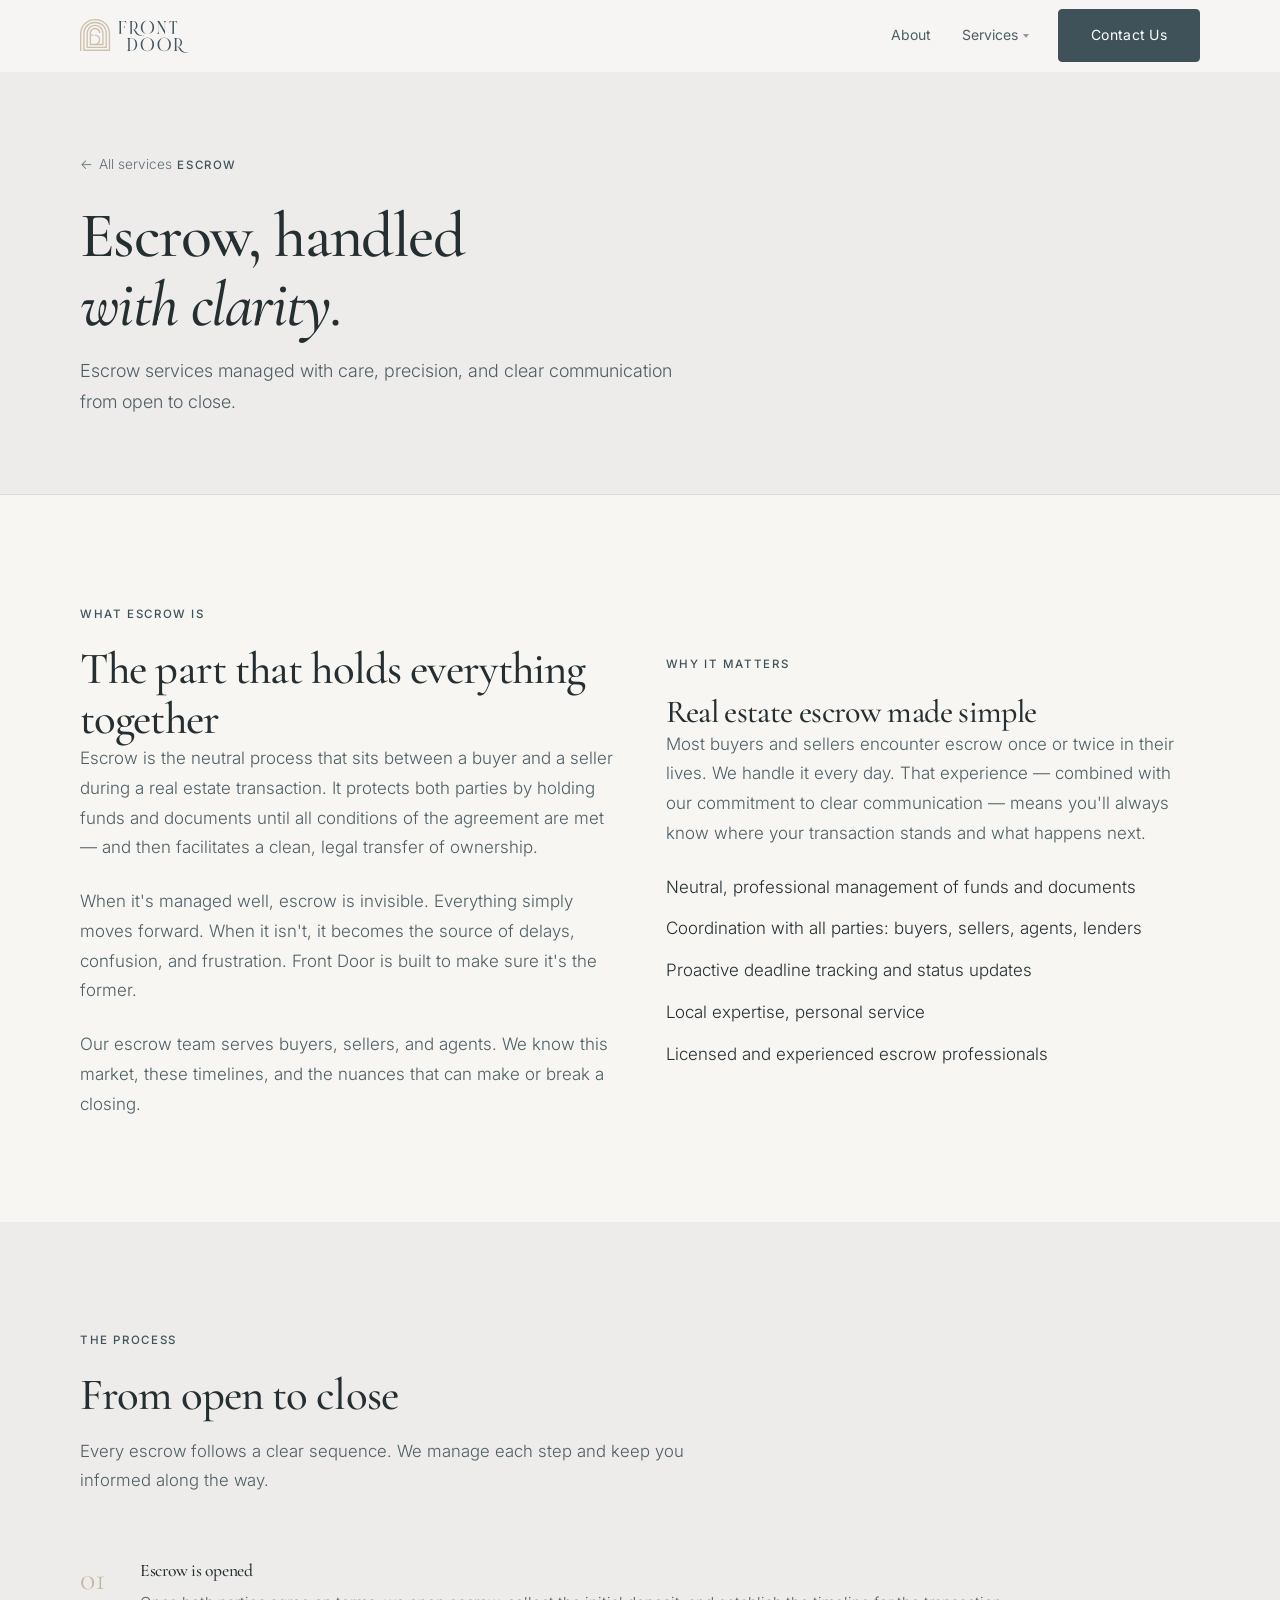
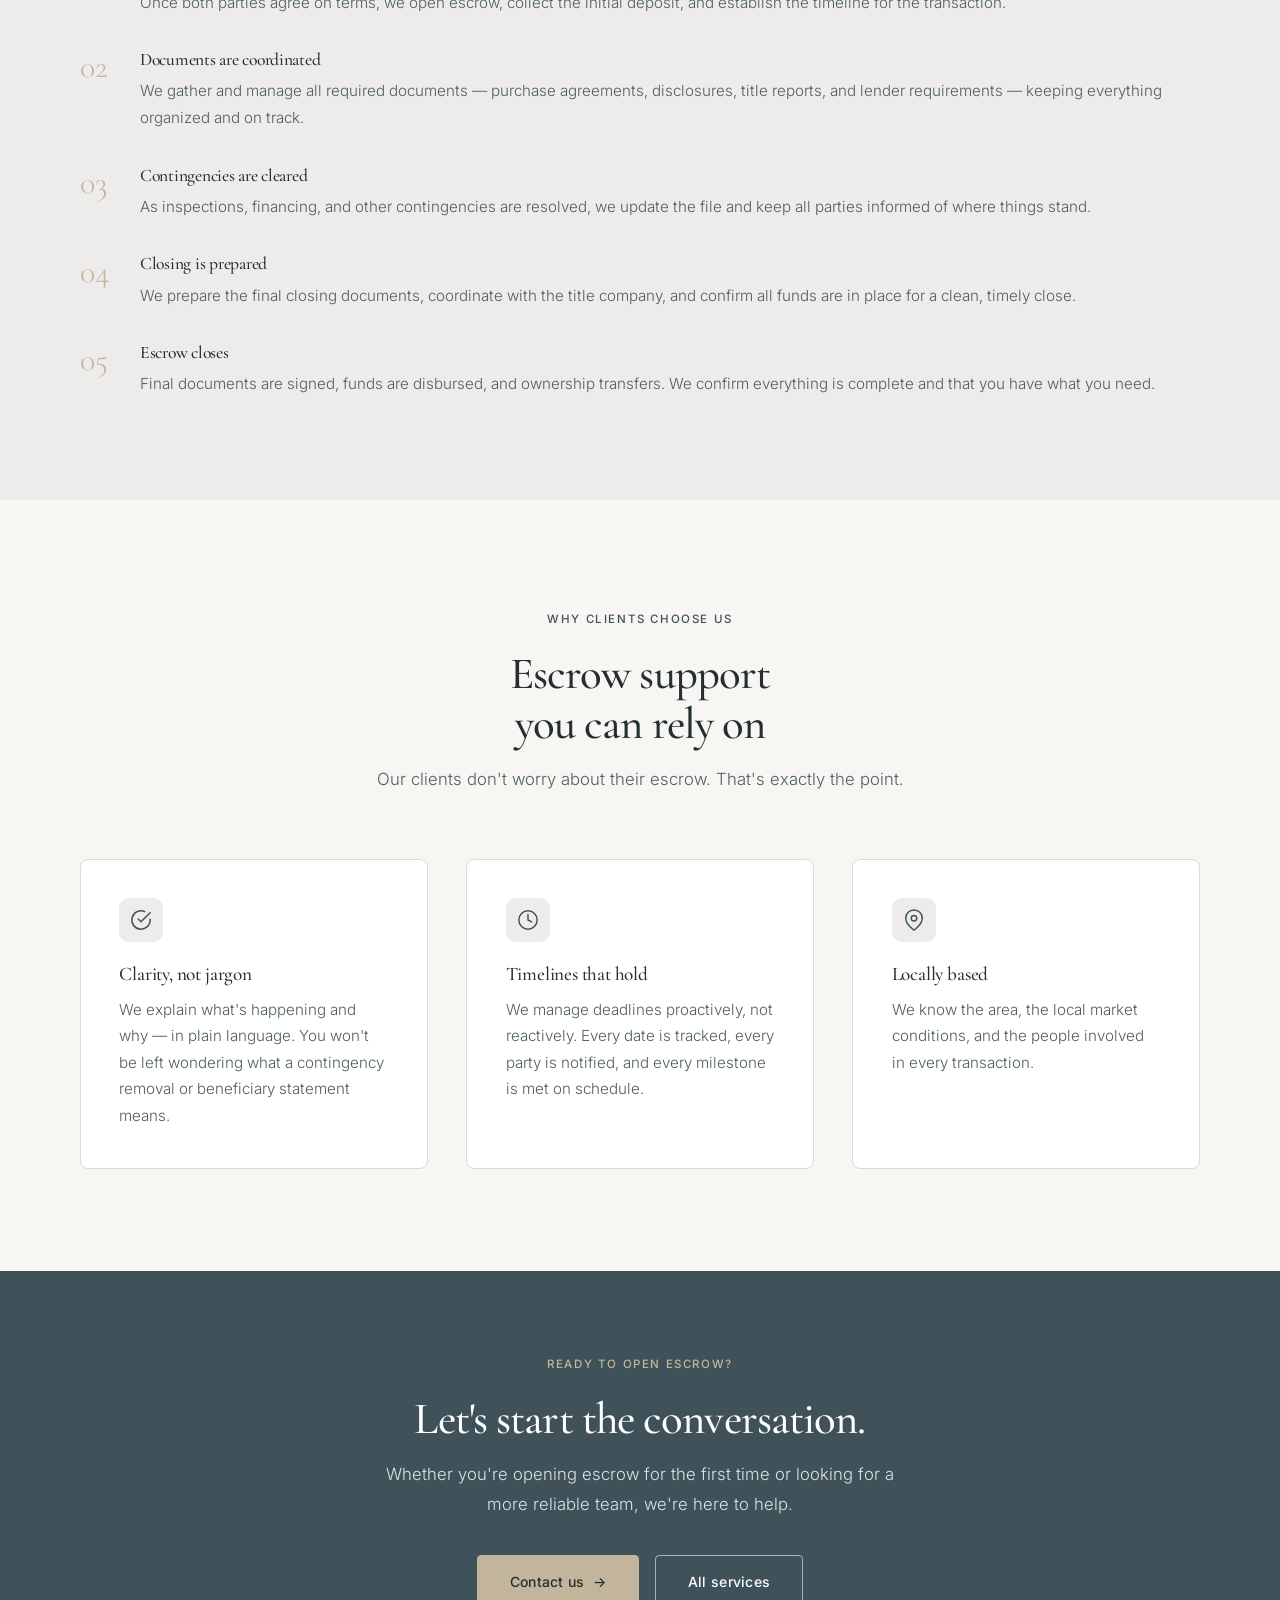
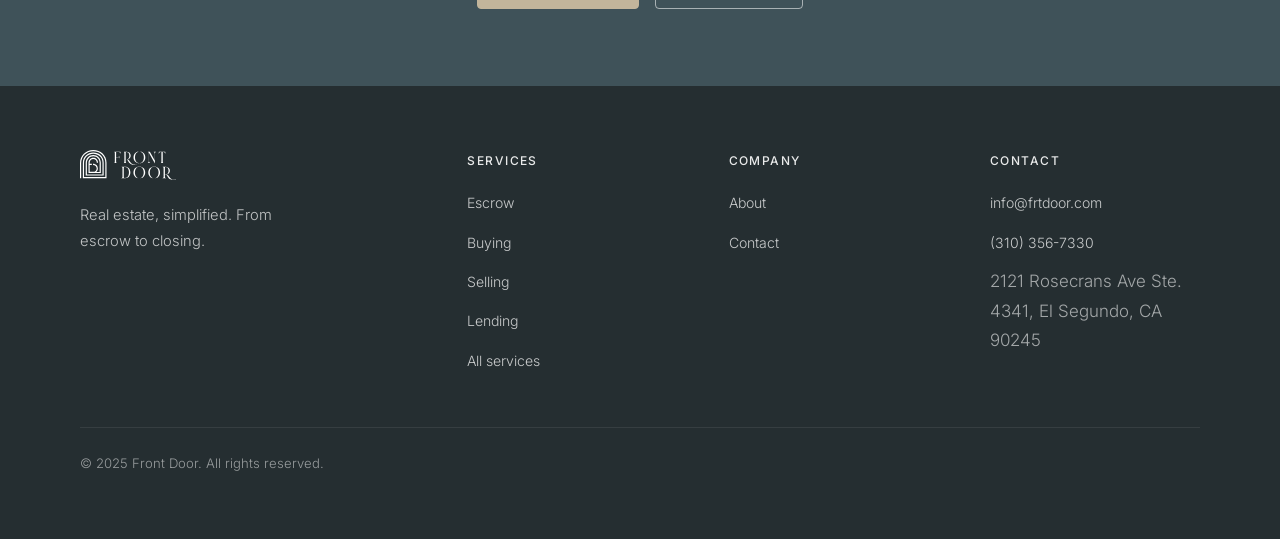
<file: escrow.html>
<!DOCTYPE html>
<html lang="en">
<head>
  <meta charset="UTF-8">
  <meta name="viewport" content="width=device-width, initial-scale=1.0">

  <title>Escrow Services — Front Door</title>
  <meta name="description" content="Front Door provides clear, reliable escrow services. We manage timelines, documents, and communication so your transaction closes smoothly.">

  <meta property="og:type" content="website">
  <meta property="og:title" content="Escrow Services — Front Door">
  <meta property="og:description" content="Escrow support handled with clarity. Front Door manages every detail so you can move forward with confidence.">
  <meta property="og:url" content="https://frontdoorrealestate.com/escrow.html">
  <meta property="og:site_name" content="Front Door">

  <meta property="og:image" content="https://www.frtdoor.com/assets/images/og-image.jpg">
  <meta property="og:image:width" content="1200">
  <meta property="og:image:height" content="630">
  <meta name="twitter:card" content="summary_large_image">
  <meta name="twitter:image" content="https://www.frtdoor.com/assets/images/og-image.jpg">
  <link rel="canonical" href="https://frontdoorrealestate.com/escrow.html">

  <link rel="preconnect" href="https://fonts.googleapis.com">
  <link rel="preconnect" href="https://fonts.gstatic.com" crossorigin>
  <link href="https://fonts.googleapis.com/css2?family=Cormorant+Garamond:ital,wght@0,300;0,400;0,500;0,600;1,300;1,400;1,500&family=Inter:wght@300;400;500&display=swap" rel="stylesheet">


  <!-- Favicon -->
  <link rel="icon" type="image/x-icon" href="favicon.ico">
  <link rel="icon" type="image/png" sizes="32x32" href="assets/images/favicon-32.png">
  <link rel="apple-touch-icon" sizes="180x180" href="assets/images/apple-touch-icon.png">
  <link rel="stylesheet" href="css/styles.css">
</head>
<body>

  <!-- ══ HEADER ══ -->
  <header class="site-header" role="banner">
    <div class="header-inner">
      <a href="index.html" class="logo" aria-label="Front Door — home">
        <img src="assets/images/logo.svg" alt="Front Door" width="180" height="56">
      </a>

      <nav class="primary-nav" aria-label="Primary navigation">
        <a href="about.html">About</a>
        <span class="nav-item"><a href="services.html">Services</a><div class="nav-dropdown"><a href="escrow.html">Escrow</a><a href="buying.html">Buying</a><a href="selling.html">Selling</a><a href="lending.html">Lending</a></div></span>
        <span class="nav-cta">
          <a href="contact.html" class="btn btn-primary">Contact Us</a>
        </span>
      </nav>

      <button class="nav-toggle" aria-label="Open navigation" aria-expanded="false">
        <span></span><span></span><span></span>
      </button>
    </div>
  </header>

  <main id="main-content">

    <!-- ══ PAGE HERO ══ -->
    <section class="page-hero" aria-labelledby="escrow-heading">
      <div class="container">
        <a href="services.html" class="back-link reveal"><span class="back-arrow">←</span> All services</a>
        <span class="label reveal">Escrow</span>
        <h1 id="escrow-heading" class="reveal">Escrow, handled<br><em>with clarity.</em></h1>
        <p class="reveal">Escrow services managed with care, precision, and clear communication from open to close.</p>
      </div>
    </section>

    <!-- ══ WHAT IS ESCROW ══ -->
    <section class="section" aria-labelledby="what-escrow-heading">
      <div class="container">
        <div class="grid-2">
          <div>
            <span class="label reveal">What escrow is</span>
            <h2 id="what-escrow-heading" class="reveal">The part that holds everything together</h2>
            <p class="reveal">Escrow is the neutral process that sits between a buyer and a seller during a real estate transaction. It protects both parties by holding funds and documents until all conditions of the agreement are met — and then facilitates a clean, legal transfer of ownership.</p>
            <p class="reveal mt-md">When it's managed well, escrow is invisible. Everything simply moves forward. When it isn't, it becomes the source of delays, confusion, and frustration. Front Door is built to make sure it's the former.</p>
            <p class="reveal mt-md">Our escrow team serves buyers, sellers, and agents. We know this market, these timelines, and the nuances that can make or break a closing.</p>
          </div>

          <div>
            <span class="label reveal">Why it matters</span>
            <h2 class="reveal" style="font-size:clamp(1.6rem,2.5vw,2.2rem);">Real estate escrow made simple</h2>
            <p class="reveal">Most buyers and sellers encounter escrow once or twice in their lives. We handle it every day. That experience — combined with our commitment to clear communication — means you'll always know where your transaction stands and what happens next.</p>

            <ul class="benefit-list reveal">
              <li>Neutral, professional management of funds and documents</li>
              <li>Coordination with all parties: buyers, sellers, agents, lenders</li>
              <li>Proactive deadline tracking and status updates</li>
              <li>Local expertise, personal service</li>
              <li>Licensed and experienced escrow professionals</li>
            </ul>
          </div>
        </div>
      </div>
    </section>

    <!-- ══ HOW IT WORKS ══ -->
    <section class="section section-alt" aria-labelledby="escrow-process-heading">
      <div class="container">
        <div class="section-header">
          <span class="label reveal">The process</span>
          <h2 id="escrow-process-heading" class="reveal">From open to close</h2>
          <p class="reveal">Every escrow follows a clear sequence. We manage each step and keep you informed along the way.</p>
        </div>

        <div class="process-row">
          <div class="process-item reveal">
            <div class="process-num">01</div>
            <div>
              <h4>Escrow is opened</h4>
              <p>Once both parties agree on terms, we open escrow, collect the initial deposit, and establish the timeline for the transaction.</p>
            </div>
          </div>

          <div class="process-item reveal">
            <div class="process-num">02</div>
            <div>
              <h4>Documents are coordinated</h4>
              <p>We gather and manage all required documents — purchase agreements, disclosures, title reports, and lender requirements — keeping everything organized and on track.</p>
            </div>
          </div>

          <div class="process-item reveal">
            <div class="process-num">03</div>
            <div>
              <h4>Contingencies are cleared</h4>
              <p>As inspections, financing, and other contingencies are resolved, we update the file and keep all parties informed of where things stand.</p>
            </div>
          </div>

          <div class="process-item reveal">
            <div class="process-num">04</div>
            <div>
              <h4>Closing is prepared</h4>
              <p>We prepare the final closing documents, coordinate with the title company, and confirm all funds are in place for a clean, timely close.</p>
            </div>
          </div>

          <div class="process-item reveal">
            <div class="process-num">05</div>
            <div>
              <h4>Escrow closes</h4>
              <p>Final documents are signed, funds are disbursed, and ownership transfers. We confirm everything is complete and that you have what you need.</p>
            </div>
          </div>
        </div>
      </div>
    </section>

    <!-- ══ WHY FRONT DOOR ══ -->
    <section class="section" aria-labelledby="why-fd-heading">
      <div class="container">
        <div class="section-header centered text-center">
          <span class="label reveal">Why clients choose us</span>
          <h2 id="why-fd-heading" class="reveal">Escrow support<br>you can rely on</h2>
          <p class="reveal">Our clients don't worry about their escrow. That's exactly the point.</p>
        </div>

        <div class="grid-3">
          <div class="value-card reveal">
            <div class="value-card-icon" aria-hidden="true">
              <svg viewBox="0 0 24 24"><path d="M22 11.08V12a10 10 0 11-5.93-9.14"/><polyline points="22 4 12 14.01 9 11.01"/></svg>
            </div>
            <h3>Clarity, not jargon</h3>
            <p>We explain what's happening and why — in plain language. You won't be left wondering what a contingency removal or beneficiary statement means.</p>
          </div>

          <div class="value-card reveal">
            <div class="value-card-icon" aria-hidden="true">
              <svg viewBox="0 0 24 24"><circle cx="12" cy="12" r="10"/><polyline points="12 6 12 12 16 14"/></svg>
            </div>
            <h3>Timelines that hold</h3>
            <p>We manage deadlines proactively, not reactively. Every date is tracked, every party is notified, and every milestone is met on schedule.</p>
          </div>

          <div class="value-card reveal">
            <div class="value-card-icon" aria-hidden="true">
              <svg viewBox="0 0 24 24"><path d="M21 10c0 7-9 13-9 13s-9-6-9-13a9 9 0 0118 0z"/><circle cx="12" cy="10" r="3"/></svg>
            </div>
            <h3>Locally based</h3>
            <p>We know the area, the local market conditions, and the people involved in every transaction.</p>
          </div>
        </div>
      </div>
    </section>

    <!-- ══ CTA BAND ══ -->
    <section class="cta-band" aria-labelledby="escrow-cta-heading">
      <div class="container">
        <span class="label reveal">Ready to open escrow?</span>
        <h2 id="escrow-cta-heading" class="reveal">Let's start the conversation.</h2>
        <p class="reveal">Whether you're opening escrow for the first time or looking for a more reliable team, we're here to help.</p>
        <div class="btn-group reveal">
          <a href="contact.html" class="btn btn-accent">Contact us <span class="arrow" aria-hidden="true">→</span></a>
          <a href="services.html" class="btn btn-light">All services</a>
        </div>
      </div>
    </section>

  </main>

  <!-- ══ FOOTER ══ -->
  <footer class="site-footer" role="contentinfo">
    <div class="container">
      <div class="footer-inner">
        <div class="footer-brand">
          <a href="index.html" class="logo" aria-label="Front Door — home">
        <img src="assets/images/logo-white.svg" alt="Front Door" width="180" height="56">
      </a>
          <p class="footer-tagline">Real estate, simplified. From escrow to closing.</p>
        </div>

        <div class="footer-col">
          <h5>Services</h5>
          <ul>
            <li><a href="escrow.html">Escrow</a></li>
            <li><a href="buying.html">Buying</a></li>
            <li><a href="selling.html">Selling</a></li>
            <li><a href="lending.html">Lending</a></li>
            <li><a href="services.html">All services</a></li>
          </ul>
        </div>

        <div class="footer-col">
          <h5>Company</h5>
          <ul>
            <li><a href="about.html">About</a></li>
            <li><a href="contact.html">Contact</a></li>
          </ul>
        </div>

        <div class="footer-col">
          <h5>Contact</h5>
          <ul>
            <li><a href="mailto:info@frtdoor.com">info@frtdoor.com</a></li>
            <li><a href="tel:+13103567330">(310) 356-7330</a></li>
            <li><span style="color:rgba(255,255,255,0.58)">2121 Rosecrans Ave Ste. 4341, El Segundo, CA 90245</span></li>
          </ul>
        </div>
      </div>

      <div class="footer-bottom">
        <span>&copy; 2025 Front Door. All rights reserved.</span>
      </div>
    </div>
  </footer>

  <script src="js/main.js"></script>
</body>
</html>
</file>
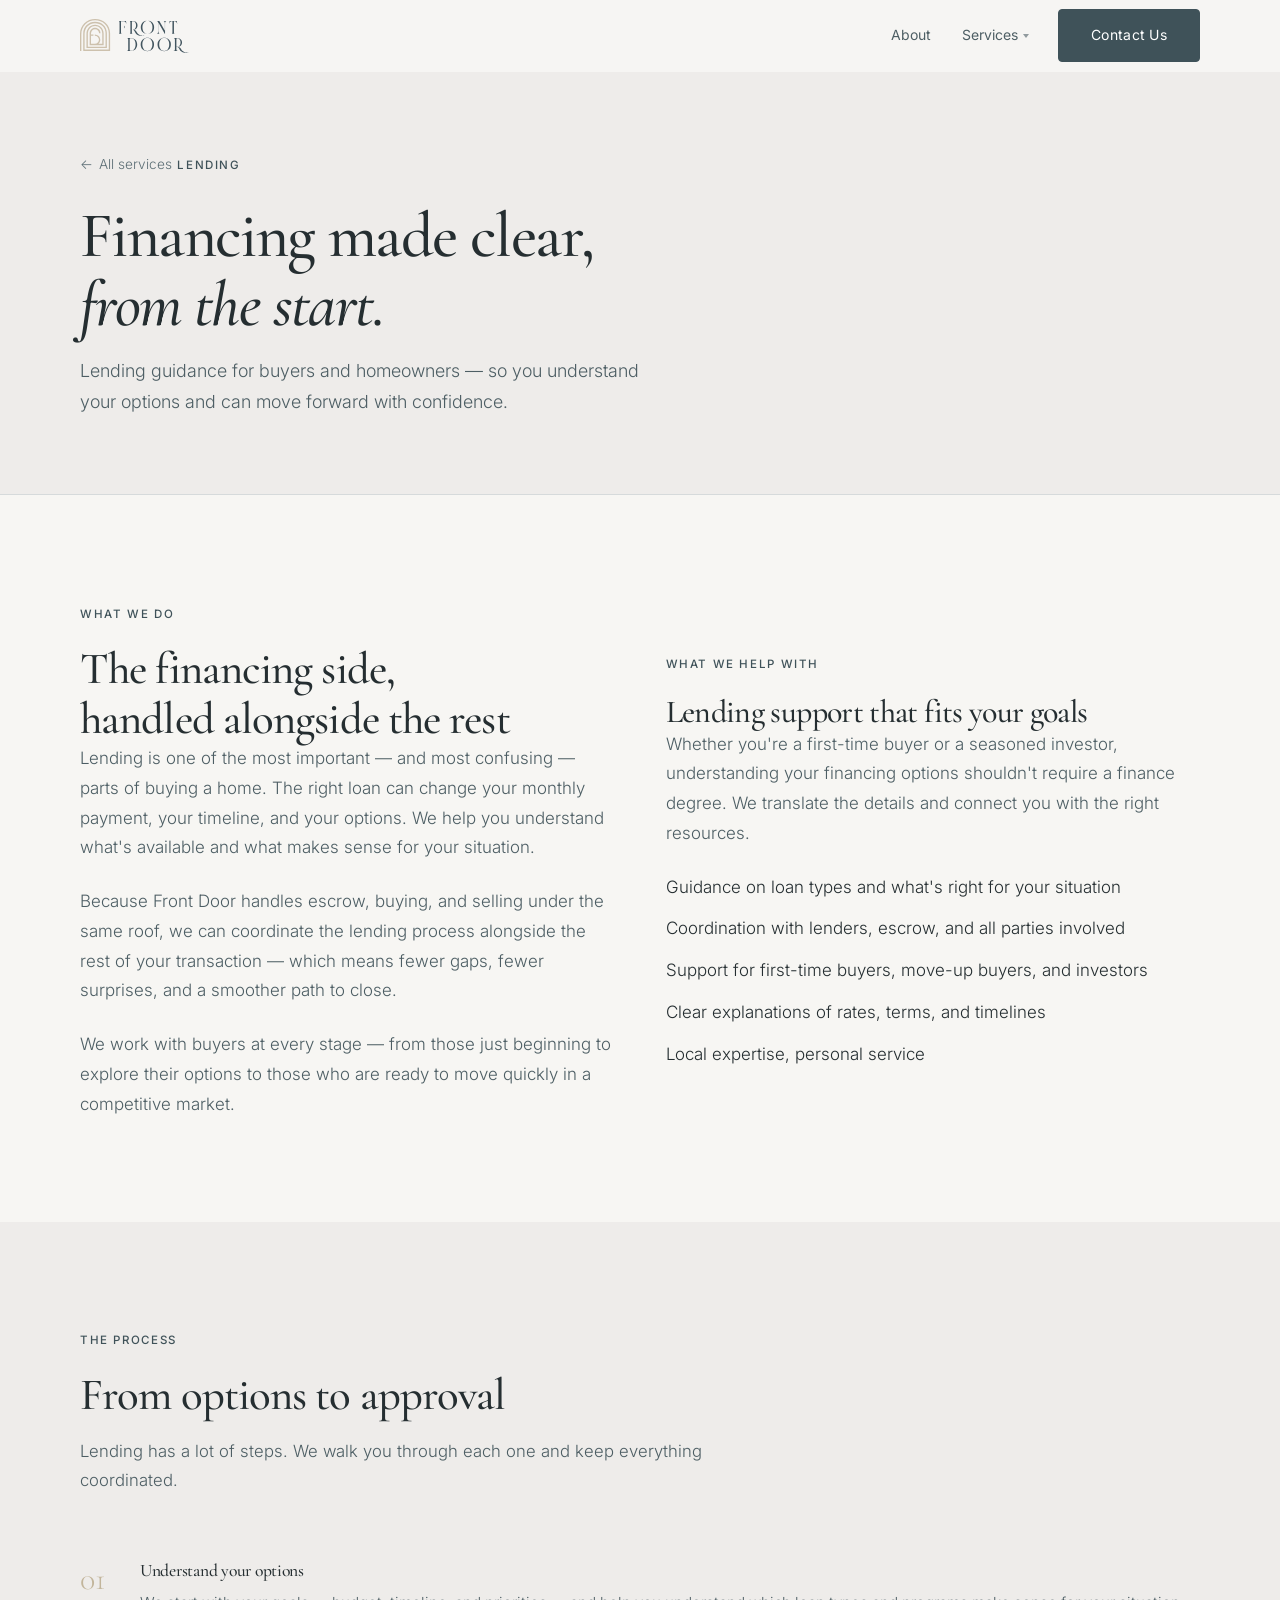
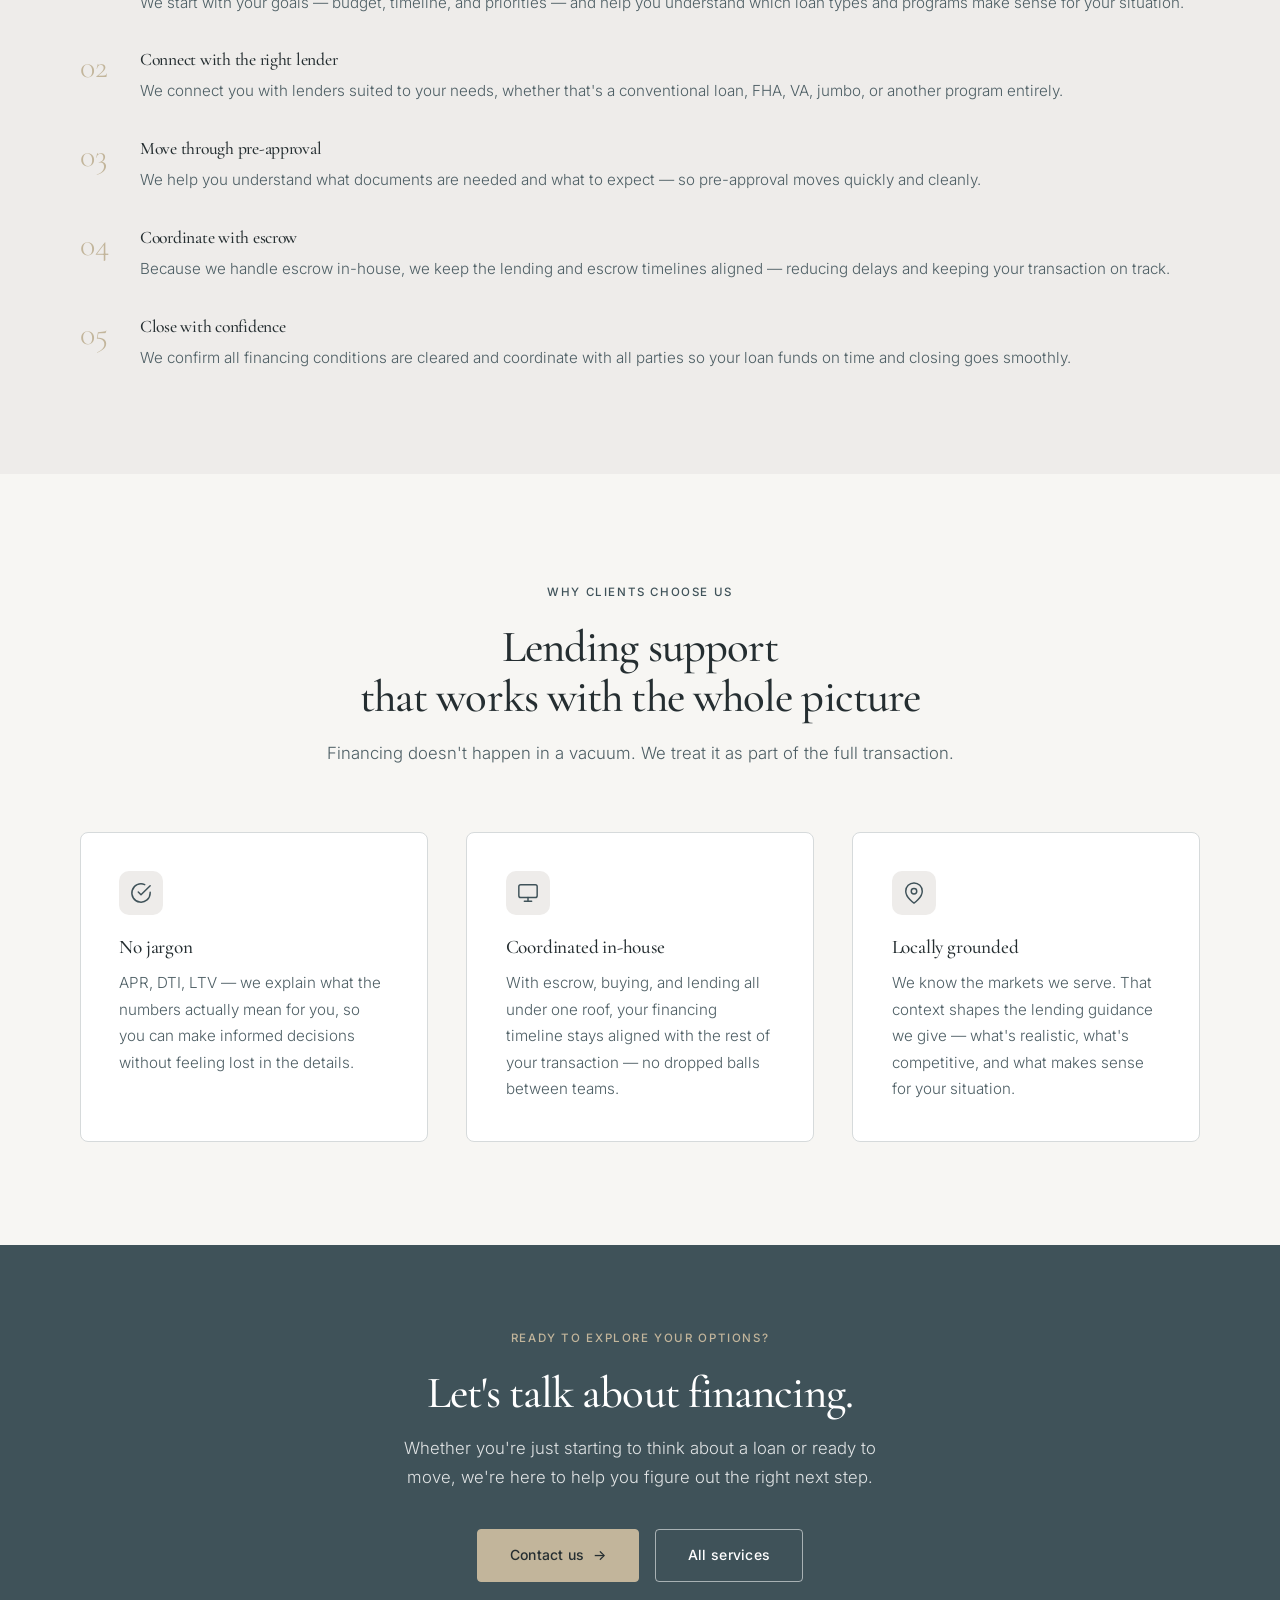
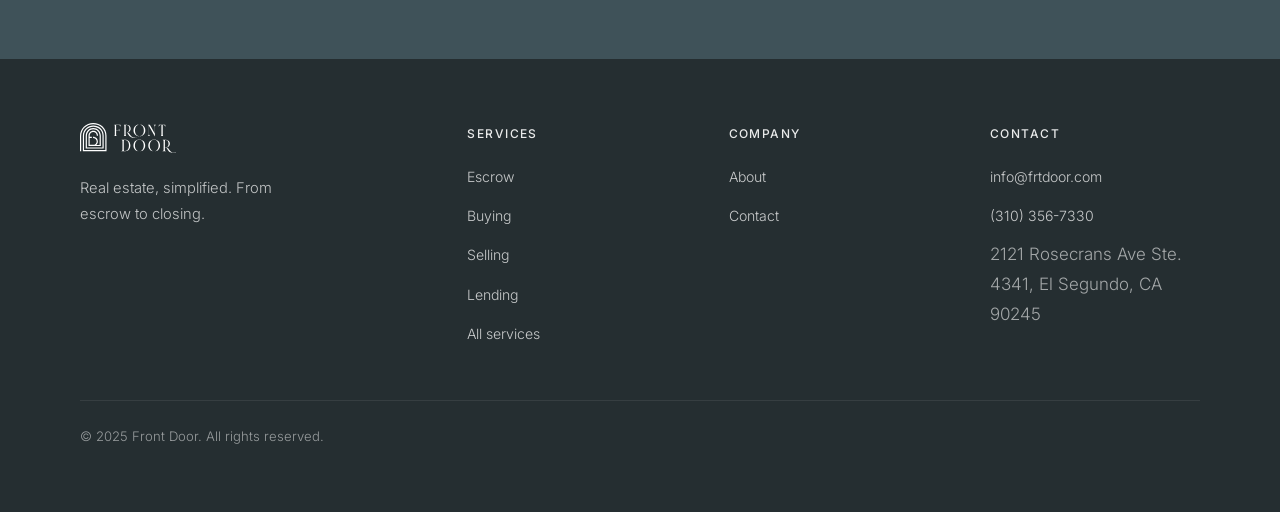
<file: lending.html>
<!DOCTYPE html>
<html lang="en">
<head>
  <meta charset="UTF-8">
  <meta name="viewport" content="width=device-width, initial-scale=1.0">

  <title>Lending Services — Front Door</title>
  <meta name="description" content="Front Door helps buyers and homeowners navigate their lending options. Clear guidance, coordinated process, and the right connections.">

  <meta property="og:type" content="website">
  <meta property="og:title" content="Lending Services — Front Door">
  <meta property="og:description" content="Lending support handled with clarity. Front Door helps you understand your financing options and coordinates the process from start to finish.">
  <meta property="og:url" content="https://frontdoorrealestate.com/lending.html">
  <meta property="og:site_name" content="Front Door">

  <meta property="og:image" content="https://www.frtdoor.com/assets/images/og-image.jpg">
  <meta property="og:image:width" content="1200">
  <meta property="og:image:height" content="630">
  <meta name="twitter:card" content="summary_large_image">
  <meta name="twitter:image" content="https://www.frtdoor.com/assets/images/og-image.jpg">
  <link rel="canonical" href="https://frontdoorrealestate.com/lending.html">

  <link rel="preconnect" href="https://fonts.googleapis.com">
  <link rel="preconnect" href="https://fonts.gstatic.com" crossorigin>
  <link href="https://fonts.googleapis.com/css2?family=Cormorant+Garamond:ital,wght@0,300;0,400;0,500;0,600;1,300;1,400;1,500&family=Inter:wght@300;400;500&display=swap" rel="stylesheet">


  <!-- Favicon -->
  <link rel="icon" type="image/x-icon" href="favicon.ico">
  <link rel="icon" type="image/png" sizes="32x32" href="assets/images/favicon-32.png">
  <link rel="apple-touch-icon" sizes="180x180" href="assets/images/apple-touch-icon.png">
  <link rel="stylesheet" href="css/styles.css">
</head>
<body>

  <!-- ══ HEADER ══ -->
  <header class="site-header" role="banner">
    <div class="header-inner">
      <a href="index.html" class="logo" aria-label="Front Door — home">
        <img src="assets/images/logo.svg" alt="Front Door" width="180" height="56">
      </a>

      <nav class="primary-nav" aria-label="Primary navigation">
        <a href="about.html">About</a>
        <span class="nav-item"><a href="services.html">Services</a><div class="nav-dropdown"><a href="escrow.html">Escrow</a><a href="buying.html">Buying</a><a href="selling.html">Selling</a><a href="lending.html">Lending</a></div></span>
        <span class="nav-cta">
          <a href="contact.html" class="btn btn-primary">Contact Us</a>
        </span>
      </nav>

      <button class="nav-toggle" aria-label="Open navigation" aria-expanded="false">
        <span></span><span></span><span></span>
      </button>
    </div>
  </header>

  <main id="main-content">

    <!-- ══ PAGE HERO ══ -->
    <section class="page-hero" aria-labelledby="lending-heading">
      <div class="container">
        <a href="services.html" class="back-link reveal"><span class="back-arrow">←</span> All services</a>
        <span class="label reveal">Lending</span>
        <h1 id="lending-heading" class="reveal">Financing made clear,<br><em>from the start.</em></h1>
        <p class="reveal">Lending guidance for buyers and homeowners — so you understand your options and can move forward with confidence.</p>
      </div>
    </section>

    <!-- ══ WHAT WE DO ══ -->
    <section class="section" aria-labelledby="what-lending-heading">
      <div class="container">
        <div class="grid-2">
          <div>
            <span class="label reveal">What we do</span>
            <h2 id="what-lending-heading" class="reveal">The financing side,<br>handled alongside the rest</h2>
            <p class="reveal">Lending is one of the most important — and most confusing — parts of buying a home. The right loan can change your monthly payment, your timeline, and your options. We help you understand what's available and what makes sense for your situation.</p>
            <p class="reveal mt-md">Because Front Door handles escrow, buying, and selling under the same roof, we can coordinate the lending process alongside the rest of your transaction — which means fewer gaps, fewer surprises, and a smoother path to close.</p>
            <p class="reveal mt-md">We work with buyers at every stage — from those just beginning to explore their options to those who are ready to move quickly in a competitive market.</p>
          </div>

          <div>
            <span class="label reveal">What we help with</span>
            <h2 class="reveal" style="font-size:clamp(1.6rem,2.5vw,2.2rem);">Lending support that fits your goals</h2>
            <p class="reveal">Whether you're a first-time buyer or a seasoned investor, understanding your financing options shouldn't require a finance degree. We translate the details and connect you with the right resources.</p>

            <ul class="benefit-list reveal">
              <li>Guidance on loan types and what's right for your situation</li>
              <li>Coordination with lenders, escrow, and all parties involved</li>
              <li>Support for first-time buyers, move-up buyers, and investors</li>
              <li>Clear explanations of rates, terms, and timelines</li>
              <li>Local expertise, personal service</li>
            </ul>
          </div>
        </div>
      </div>
    </section>

    <!-- ══ HOW IT WORKS ══ -->
    <section class="section section-alt" aria-labelledby="lending-process-heading">
      <div class="container">
        <div class="section-header">
          <span class="label reveal">The process</span>
          <h2 id="lending-process-heading" class="reveal">From options to approval</h2>
          <p class="reveal">Lending has a lot of steps. We walk you through each one and keep everything coordinated.</p>
        </div>

        <div class="process-row">
          <div class="process-item reveal">
            <div class="process-num">01</div>
            <div>
              <h4>Understand your options</h4>
              <p>We start with your goals — budget, timeline, and priorities — and help you understand which loan types and programs make sense for your situation.</p>
            </div>
          </div>

          <div class="process-item reveal">
            <div class="process-num">02</div>
            <div>
              <h4>Connect with the right lender</h4>
              <p>We connect you with lenders suited to your needs, whether that's a conventional loan, FHA, VA, jumbo, or another program entirely.</p>
            </div>
          </div>

          <div class="process-item reveal">
            <div class="process-num">03</div>
            <div>
              <h4>Move through pre-approval</h4>
              <p>We help you understand what documents are needed and what to expect — so pre-approval moves quickly and cleanly.</p>
            </div>
          </div>

          <div class="process-item reveal">
            <div class="process-num">04</div>
            <div>
              <h4>Coordinate with escrow</h4>
              <p>Because we handle escrow in-house, we keep the lending and escrow timelines aligned — reducing delays and keeping your transaction on track.</p>
            </div>
          </div>

          <div class="process-item reveal">
            <div class="process-num">05</div>
            <div>
              <h4>Close with confidence</h4>
              <p>We confirm all financing conditions are cleared and coordinate with all parties so your loan funds on time and closing goes smoothly.</p>
            </div>
          </div>
        </div>
      </div>
    </section>

    <!-- ══ WHY FRONT DOOR ══ -->
    <section class="section" aria-labelledby="why-fd-lending-heading">
      <div class="container">
        <div class="section-header centered text-center">
          <span class="label reveal">Why clients choose us</span>
          <h2 id="why-fd-lending-heading" class="reveal">Lending support<br>that works with the whole picture</h2>
          <p class="reveal">Financing doesn't happen in a vacuum. We treat it as part of the full transaction.</p>
        </div>

        <div class="grid-3">
          <div class="value-card reveal">
            <div class="value-card-icon" aria-hidden="true">
              <svg viewBox="0 0 24 24"><path d="M22 11.08V12a10 10 0 11-5.93-9.14"/><polyline points="22 4 12 14.01 9 11.01"/></svg>
            </div>
            <h3>No jargon</h3>
            <p>APR, DTI, LTV — we explain what the numbers actually mean for you, so you can make informed decisions without feeling lost in the details.</p>
          </div>

          <div class="value-card reveal">
            <div class="value-card-icon" aria-hidden="true">
              <svg viewBox="0 0 24 24"><rect x="2" y="3" width="20" height="14" rx="2" ry="2"/><line x1="8" y1="21" x2="16" y2="21"/><line x1="12" y1="17" x2="12" y2="21"/></svg>
            </div>
            <h3>Coordinated in-house</h3>
            <p>With escrow, buying, and lending all under one roof, your financing timeline stays aligned with the rest of your transaction — no dropped balls between teams.</p>
          </div>

          <div class="value-card reveal">
            <div class="value-card-icon" aria-hidden="true">
              <svg viewBox="0 0 24 24"><path d="M21 10c0 7-9 13-9 13s-9-6-9-13a9 9 0 0118 0z"/><circle cx="12" cy="10" r="3"/></svg>
            </div>
            <h3>Locally grounded</h3>
            <p>We know the markets we serve. That context shapes the lending guidance we give — what's realistic, what's competitive, and what makes sense for your situation.</p>
          </div>
        </div>
      </div>
    </section>

    <!-- ══ CTA BAND ══ -->
    <section class="cta-band" aria-labelledby="lending-cta-heading">
      <div class="container">
        <span class="label reveal">Ready to explore your options?</span>
        <h2 id="lending-cta-heading" class="reveal">Let's talk about financing.</h2>
        <p class="reveal">Whether you're just starting to think about a loan or ready to move, we're here to help you figure out the right next step.</p>
        <div class="btn-group reveal">
          <a href="contact.html" class="btn btn-accent">Contact us <span class="arrow" aria-hidden="true">→</span></a>
          <a href="services.html" class="btn btn-light">All services</a>
        </div>
      </div>
    </section>

  </main>

  <!-- ══ FOOTER ══ -->
  <footer class="site-footer" role="contentinfo">
    <div class="container">
      <div class="footer-inner">
        <div class="footer-brand">
          <a href="index.html" class="logo" aria-label="Front Door — home">
        <img src="assets/images/logo-white.svg" alt="Front Door" width="180" height="56">
      </a>
          <p class="footer-tagline">Real estate, simplified. From escrow to closing.</p>
        </div>

        <div class="footer-col">
          <h5>Services</h5>
          <ul>
            <li><a href="escrow.html">Escrow</a></li>
            <li><a href="buying.html">Buying</a></li>
            <li><a href="selling.html">Selling</a></li>
            <li><a href="lending.html">Lending</a></li>
            <li><a href="services.html">All services</a></li>
          </ul>
        </div>

        <div class="footer-col">
          <h5>Company</h5>
          <ul>
            <li><a href="about.html">About</a></li>
            <li><a href="contact.html">Contact</a></li>
          </ul>
        </div>

        <div class="footer-col">
          <h5>Contact</h5>
          <ul>
            <li><a href="mailto:info@frtdoor.com">info@frtdoor.com</a></li>
            <li><a href="tel:+13103567330">(310) 356-7330</a></li>
            <li><span style="color:rgba(255,255,255,0.58)">2121 Rosecrans Ave Ste. 4341, El Segundo, CA 90245</span></li>
          </ul>
        </div>
      </div>

      <div class="footer-bottom">
        <span>&copy; 2025 Front Door. All rights reserved.</span>
      </div>
    </div>
  </footer>

  <script src="js/main.js"></script>
</body>
</html>
</file>
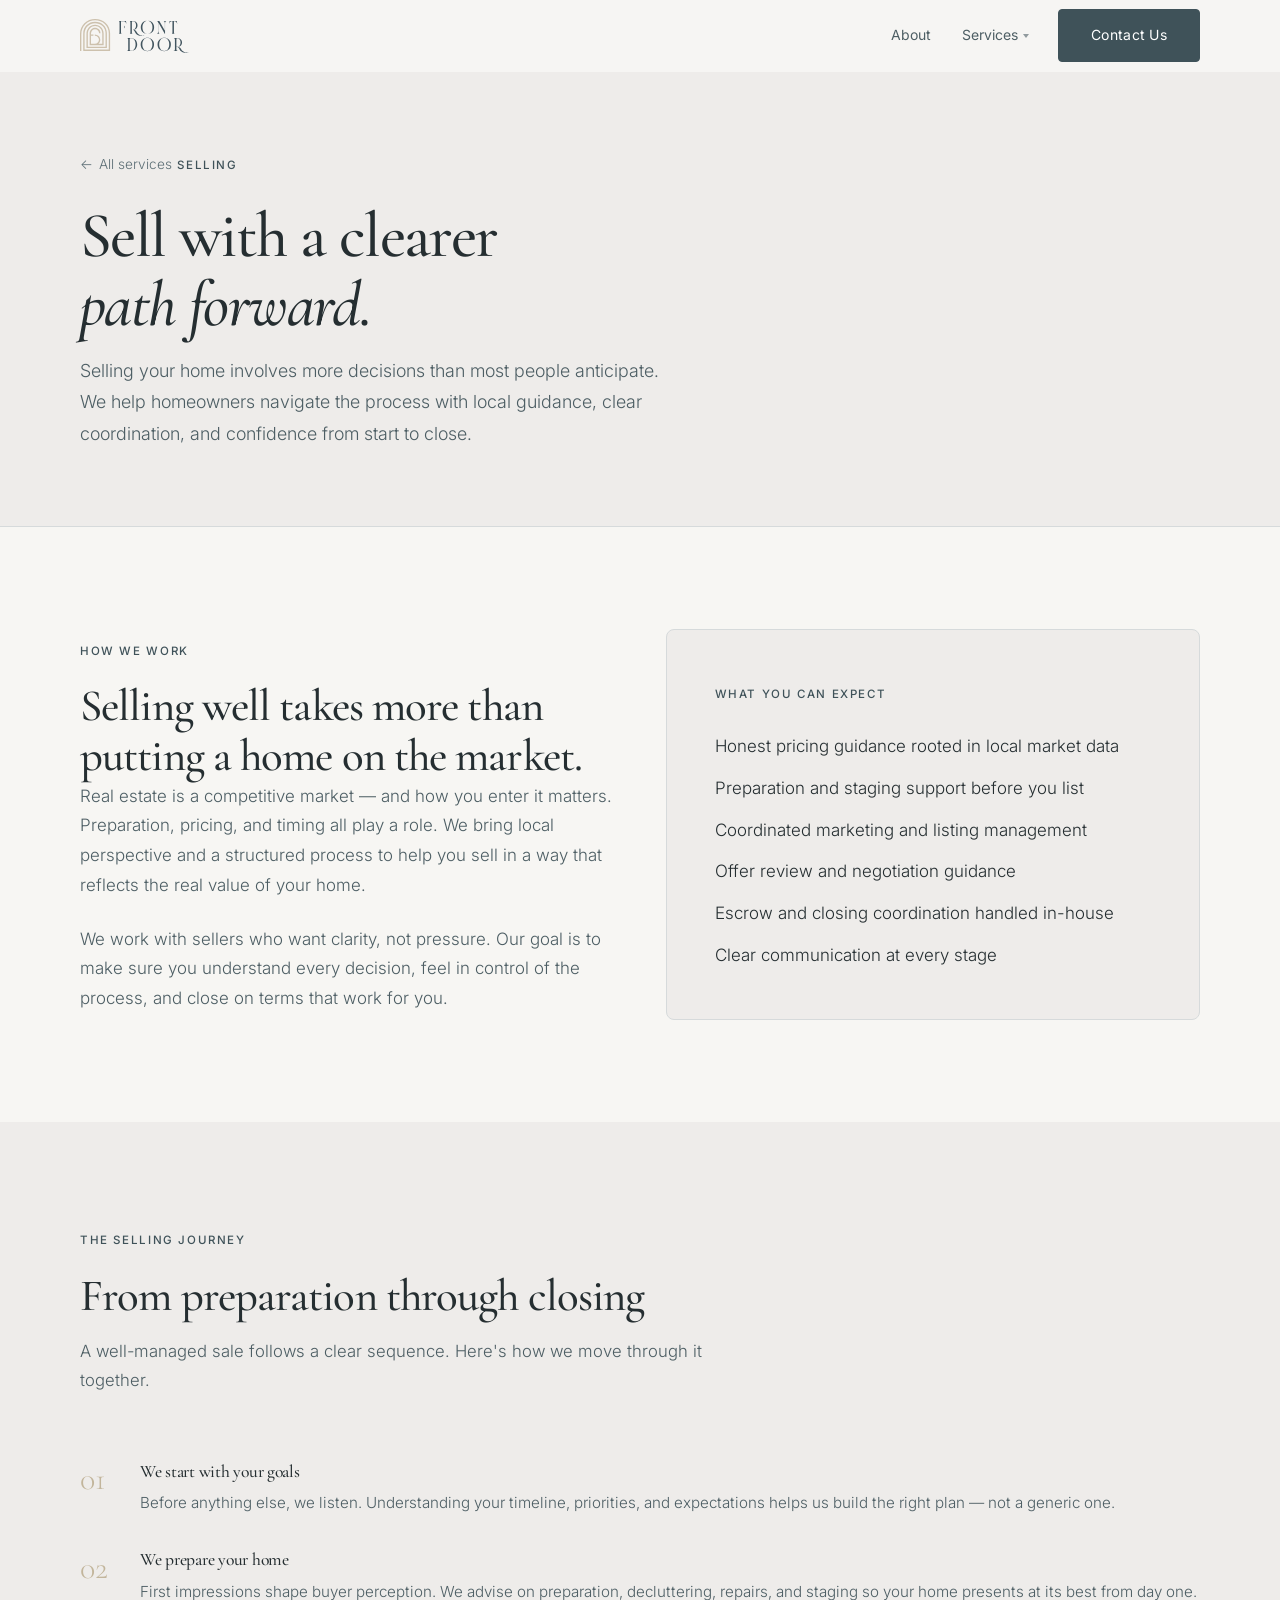
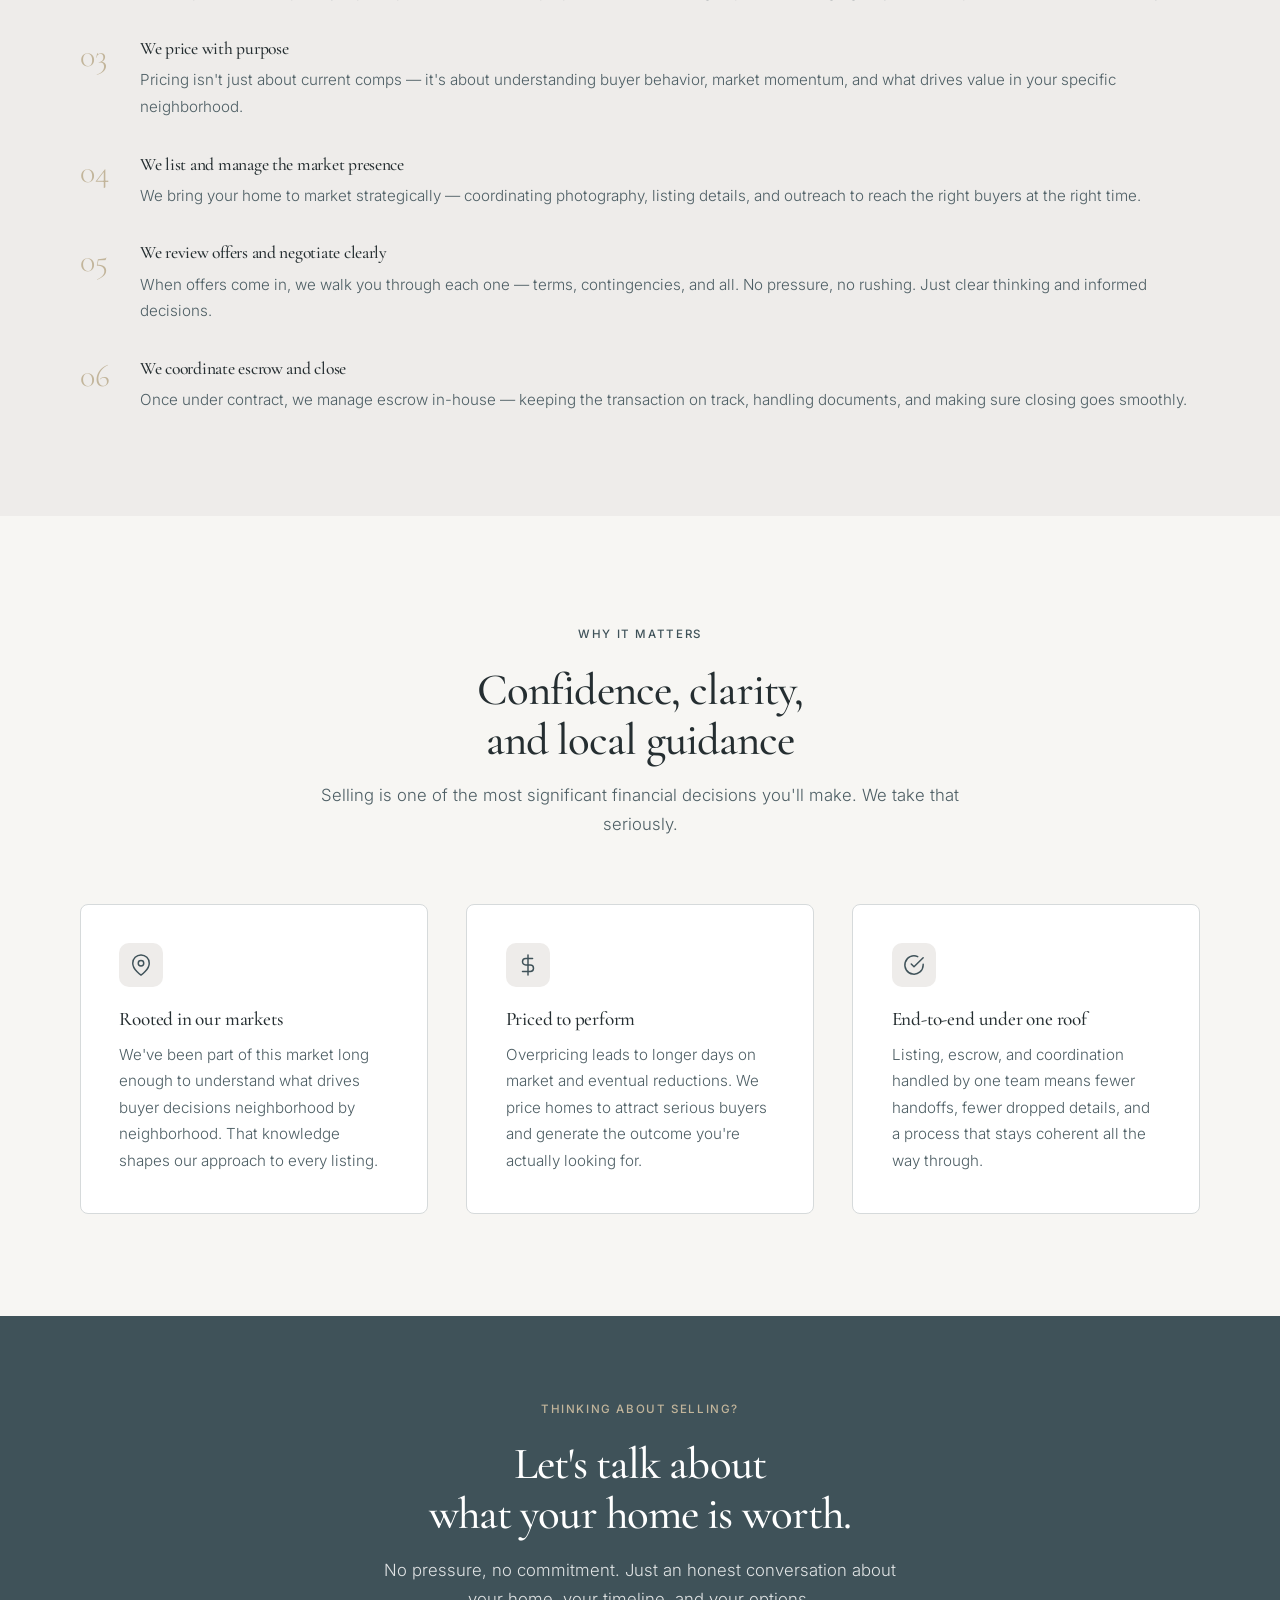
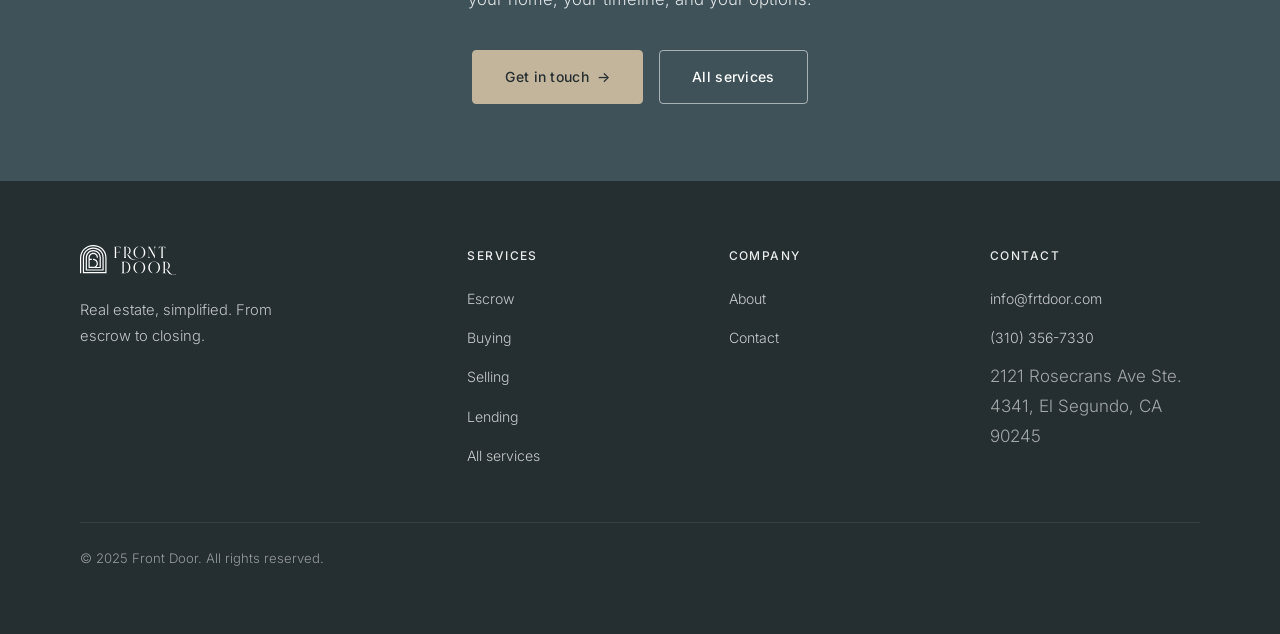
<file: selling.html>
<!DOCTYPE html>
<html lang="en">
<head>
  <meta charset="UTF-8">
  <meta name="viewport" content="width=device-width, initial-scale=1.0">

  <title>Sell Your Home — Front Door Real Estate</title>
  <meta name="description" content="Front Door helps homeowners sell with clarity and confidence. From preparation to closing, we coordinate every step of the selling process.">

  <meta property="og:type" content="website">
  <meta property="og:title" content="Sell Your Home — Front Door Real Estate">
  <meta property="og:description" content="Sell with a clearer path forward. Front Door supports sellers from preparation through closing with local insight and a coordinated process.">
  <meta property="og:url" content="https://frontdoorrealestate.com/selling.html">
  <meta property="og:site_name" content="Front Door">

  <meta property="og:image" content="https://www.frtdoor.com/assets/images/og-image.jpg">
  <meta property="og:image:width" content="1200">
  <meta property="og:image:height" content="630">
  <meta name="twitter:card" content="summary_large_image">
  <meta name="twitter:image" content="https://www.frtdoor.com/assets/images/og-image.jpg">
  <link rel="canonical" href="https://frontdoorrealestate.com/selling.html">

  <link rel="preconnect" href="https://fonts.googleapis.com">
  <link rel="preconnect" href="https://fonts.gstatic.com" crossorigin>
  <link href="https://fonts.googleapis.com/css2?family=Cormorant+Garamond:ital,wght@0,300;0,400;0,500;0,600;1,300;1,400;1,500&family=Inter:wght@300;400;500&display=swap" rel="stylesheet">


  <!-- Favicon -->
  <link rel="icon" type="image/x-icon" href="favicon.ico">
  <link rel="icon" type="image/png" sizes="32x32" href="assets/images/favicon-32.png">
  <link rel="apple-touch-icon" sizes="180x180" href="assets/images/apple-touch-icon.png">
  <link rel="stylesheet" href="css/styles.css">
</head>
<body>

  <!-- ══ HEADER ══ -->
  <header class="site-header" role="banner">
    <div class="header-inner">
      <a href="index.html" class="logo" aria-label="Front Door — home">
        <img src="assets/images/logo.svg" alt="Front Door" width="180" height="56">
      </a>

      <nav class="primary-nav" aria-label="Primary navigation">
        <a href="about.html">About</a>
        <span class="nav-item"><a href="services.html">Services</a><div class="nav-dropdown"><a href="escrow.html">Escrow</a><a href="buying.html">Buying</a><a href="selling.html">Selling</a><a href="lending.html">Lending</a></div></span>
        <span class="nav-cta">
          <a href="contact.html" class="btn btn-primary">Contact Us</a>
        </span>
      </nav>

      <button class="nav-toggle" aria-label="Open navigation" aria-expanded="false">
        <span></span><span></span><span></span>
      </button>
    </div>
  </header>

  <main id="main-content">

    <!-- ══ PAGE HERO ══ -->
    <section class="page-hero" aria-labelledby="selling-heading">
      <div class="container">
        <a href="services.html" class="back-link reveal"><span class="back-arrow">←</span> All services</a>
        <span class="label reveal">Selling</span>
        <h1 id="selling-heading" class="reveal">Sell with a clearer<br><em>path forward.</em></h1>
        <p class="reveal">Selling your home involves more decisions than most people anticipate. We help homeowners navigate the process with local guidance, clear coordination, and confidence from start to close.</p>
      </div>
    </section>

    <!-- ══ INTRO ══ -->
    <section class="section" aria-labelledby="selling-intro-heading">
      <div class="container">
        <div class="grid-2">
          <div>
            <span class="label reveal">How we work</span>
            <h2 id="selling-intro-heading" class="reveal">Selling well takes more than putting a home on the market.</h2>
            <p class="reveal">Real estate is a competitive market — and how you enter it matters. Preparation, pricing, and timing all play a role. We bring local perspective and a structured process to help you sell in a way that reflects the real value of your home.</p>
            <p class="reveal mt-md">We work with sellers who want clarity, not pressure. Our goal is to make sure you understand every decision, feel in control of the process, and close on terms that work for you.</p>
          </div>

          <div class="reveal" style="background:var(--bg-alt);border:1px solid var(--border);border-radius:var(--radius-lg);padding:clamp(2rem,4vw,3rem);">
            <span class="label" style="color:var(--primary)">What you can expect</span>
            <ul class="benefit-list" style="margin-top:0.5rem;">
              <li>Honest pricing guidance rooted in local market data</li>
              <li>Preparation and staging support before you list</li>
              <li>Coordinated marketing and listing management</li>
              <li>Offer review and negotiation guidance</li>
              <li>Escrow and closing coordination handled in-house</li>
              <li>Clear communication at every stage</li>
            </ul>
          </div>
        </div>
      </div>
    </section>

    <!-- ══ PROCESS ══ -->
    <section class="section section-alt" aria-labelledby="selling-process-heading">
      <div class="container">
        <div class="section-header">
          <span class="label reveal">The selling journey</span>
          <h2 id="selling-process-heading" class="reveal">From preparation through closing</h2>
          <p class="reveal">A well-managed sale follows a clear sequence. Here's how we move through it together.</p>
        </div>

        <div class="process-row">
          <div class="process-item reveal">
            <div class="process-num">01</div>
            <div>
              <h4>We start with your goals</h4>
              <p>Before anything else, we listen. Understanding your timeline, priorities, and expectations helps us build the right plan — not a generic one.</p>
            </div>
          </div>

          <div class="process-item reveal">
            <div class="process-num">02</div>
            <div>
              <h4>We prepare your home</h4>
              <p>First impressions shape buyer perception. We advise on preparation, decluttering, repairs, and staging so your home presents at its best from day one.</p>
            </div>
          </div>

          <div class="process-item reveal">
            <div class="process-num">03</div>
            <div>
              <h4>We price with purpose</h4>
              <p>Pricing isn't just about current comps — it's about understanding buyer behavior, market momentum, and what drives value in your specific neighborhood.</p>
            </div>
          </div>

          <div class="process-item reveal">
            <div class="process-num">04</div>
            <div>
              <h4>We list and manage the market presence</h4>
              <p>We bring your home to market strategically — coordinating photography, listing details, and outreach to reach the right buyers at the right time.</p>
            </div>
          </div>

          <div class="process-item reveal">
            <div class="process-num">05</div>
            <div>
              <h4>We review offers and negotiate clearly</h4>
              <p>When offers come in, we walk you through each one — terms, contingencies, and all. No pressure, no rushing. Just clear thinking and informed decisions.</p>
            </div>
          </div>

          <div class="process-item reveal">
            <div class="process-num">06</div>
            <div>
              <h4>We coordinate escrow and close</h4>
              <p>Once under contract, we manage escrow in-house — keeping the transaction on track, handling documents, and making sure closing goes smoothly.</p>
            </div>
          </div>
        </div>
      </div>
    </section>

    <!-- ══ WHY FRONT DOOR ══ -->
    <section class="section" aria-labelledby="selling-why-heading">
      <div class="container">
        <div class="section-header centered text-center">
          <span class="label reveal">Why it matters</span>
          <h2 id="selling-why-heading" class="reveal">Confidence, clarity,<br>and local guidance</h2>
          <p class="reveal">Selling is one of the most significant financial decisions you'll make. We take that seriously.</p>
        </div>

        <div class="grid-3">
          <div class="value-card reveal">
            <div class="value-card-icon" aria-hidden="true">
              <svg viewBox="0 0 24 24"><path d="M21 10c0 7-9 13-9 13s-9-6-9-13a9 9 0 0118 0z"/><circle cx="12" cy="10" r="3"/></svg>
            </div>
            <h3>Rooted in our markets</h3>
            <p>We've been part of this market long enough to understand what drives buyer decisions neighborhood by neighborhood. That knowledge shapes our approach to every listing.</p>
          </div>

          <div class="value-card reveal">
            <div class="value-card-icon" aria-hidden="true">
              <svg viewBox="0 0 24 24"><line x1="12" y1="1" x2="12" y2="23"/><path d="M17 5H9.5a3.5 3.5 0 000 7h5a3.5 3.5 0 010 7H6"/></svg>
            </div>
            <h3>Priced to perform</h3>
            <p>Overpricing leads to longer days on market and eventual reductions. We price homes to attract serious buyers and generate the outcome you're actually looking for.</p>
          </div>

          <div class="value-card reveal">
            <div class="value-card-icon" aria-hidden="true">
              <svg viewBox="0 0 24 24"><path d="M22 11.08V12a10 10 0 11-5.93-9.14"/><polyline points="22 4 12 14.01 9 11.01"/></svg>
            </div>
            <h3>End-to-end under one roof</h3>
            <p>Listing, escrow, and coordination handled by one team means fewer handoffs, fewer dropped details, and a process that stays coherent all the way through.</p>
          </div>
        </div>
      </div>
    </section>

    <!-- ══ CTA BAND ══ -->
    <section class="cta-band" aria-labelledby="selling-cta-heading">
      <div class="container">
        <span class="label reveal">Thinking about selling?</span>
        <h2 id="selling-cta-heading" class="reveal">Let's talk about<br>what your home is worth.</h2>
        <p class="reveal">No pressure, no commitment. Just an honest conversation about your home, your timeline, and your options.</p>
        <div class="btn-group reveal">
          <a href="contact.html" class="btn btn-accent">Get in touch <span class="arrow" aria-hidden="true">→</span></a>
          <a href="services.html" class="btn btn-light">All services</a>
        </div>
      </div>
    </section>

  </main>

  <!-- ══ FOOTER ══ -->
  <footer class="site-footer" role="contentinfo">
    <div class="container">
      <div class="footer-inner">
        <div class="footer-brand">
          <a href="index.html" class="logo" aria-label="Front Door — home">
        <img src="assets/images/logo-white.svg" alt="Front Door" width="180" height="56">
      </a>
          <p class="footer-tagline">Real estate, simplified. From escrow to closing.</p>
        </div>

        <div class="footer-col">
          <h5>Services</h5>
          <ul>
            <li><a href="escrow.html">Escrow</a></li>
            <li><a href="buying.html">Buying</a></li>
            <li><a href="selling.html">Selling</a></li>
            <li><a href="lending.html">Lending</a></li>
            <li><a href="services.html">All services</a></li>
          </ul>
        </div>

        <div class="footer-col">
          <h5>Company</h5>
          <ul>
            <li><a href="about.html">About</a></li>
            <li><a href="contact.html">Contact</a></li>
          </ul>
        </div>

        <div class="footer-col">
          <h5>Contact</h5>
          <ul>
            <li><a href="mailto:info@frtdoor.com">info@frtdoor.com</a></li>
            <li><a href="tel:+13103567330">(310) 356-7330</a></li>
            <li><span style="color:rgba(255,255,255,0.58)">2121 Rosecrans Ave Ste. 4341, El Segundo, CA 90245</span></li>
          </ul>
        </div>
      </div>

      <div class="footer-bottom">
        <span>&copy; 2025 Front Door. All rights reserved.</span>
      </div>
    </div>
  </footer>

  <script src="js/main.js"></script>
</body>
</html>
</file>
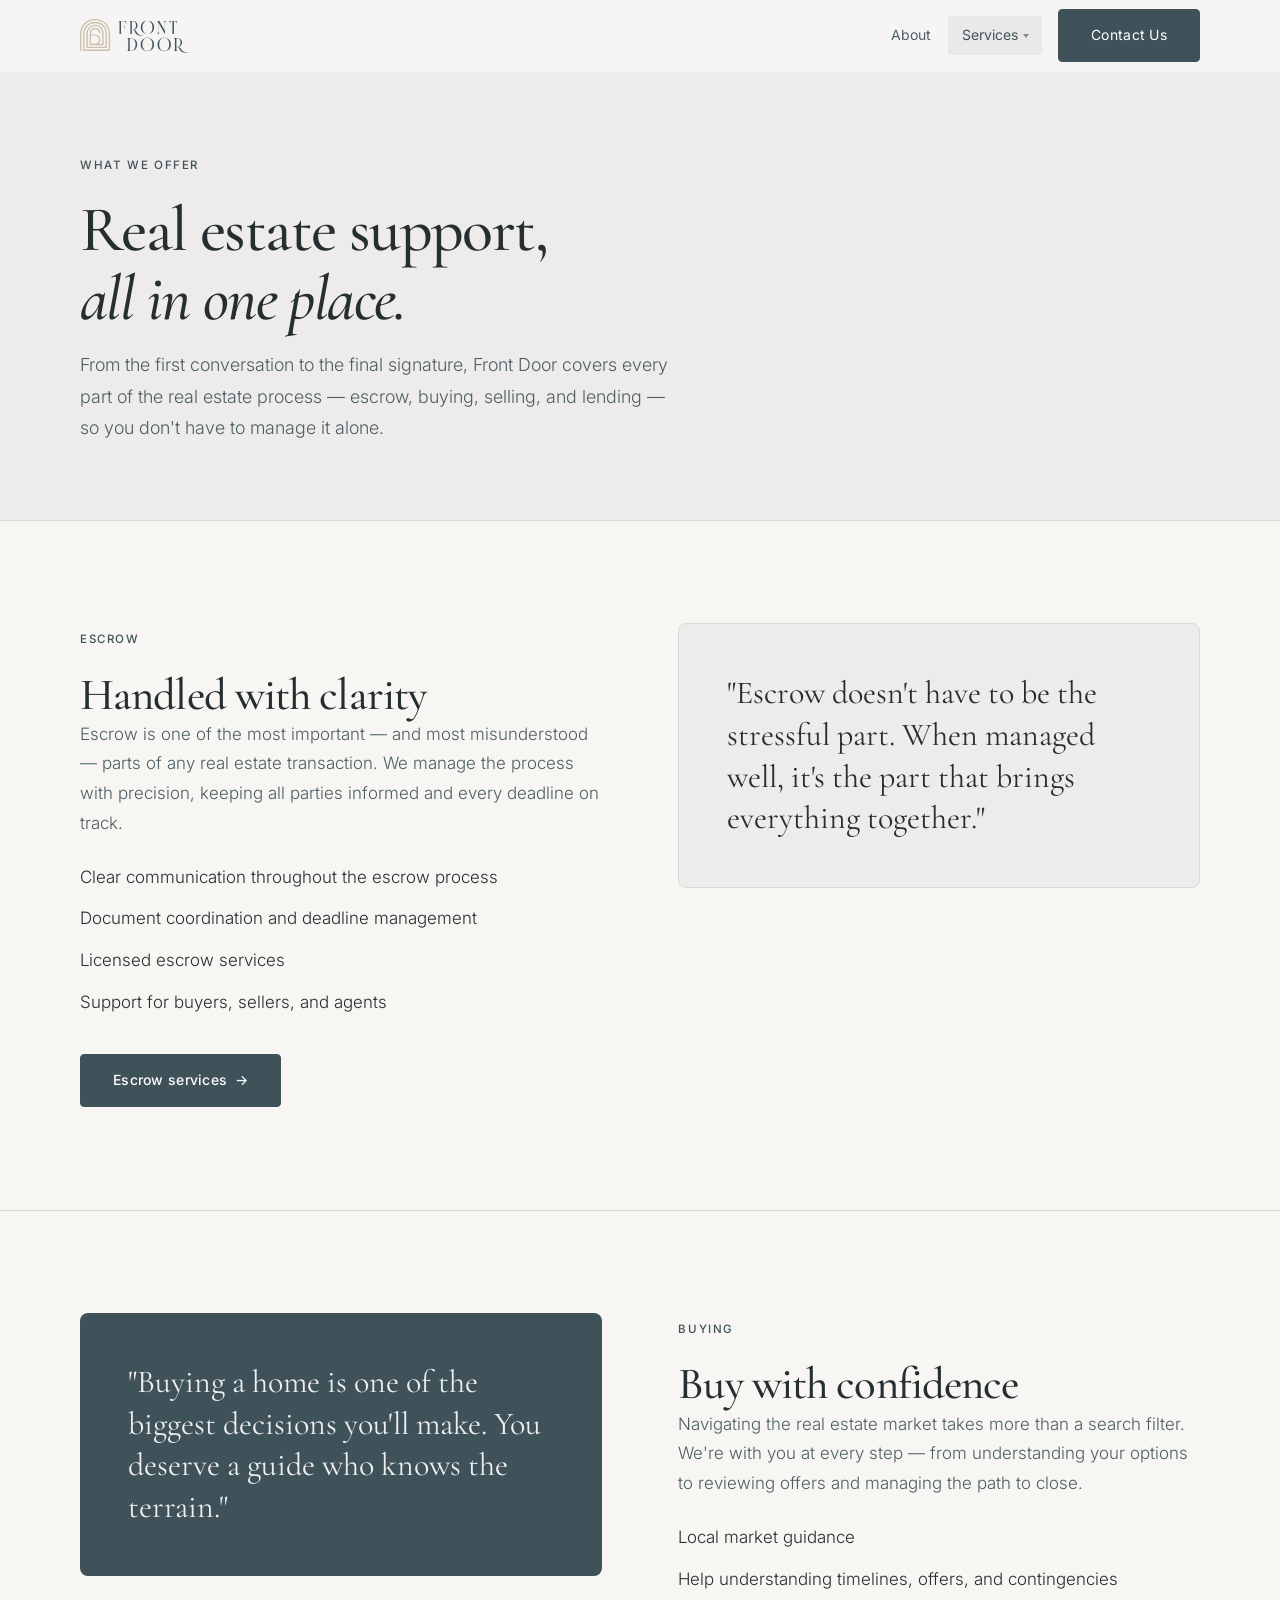
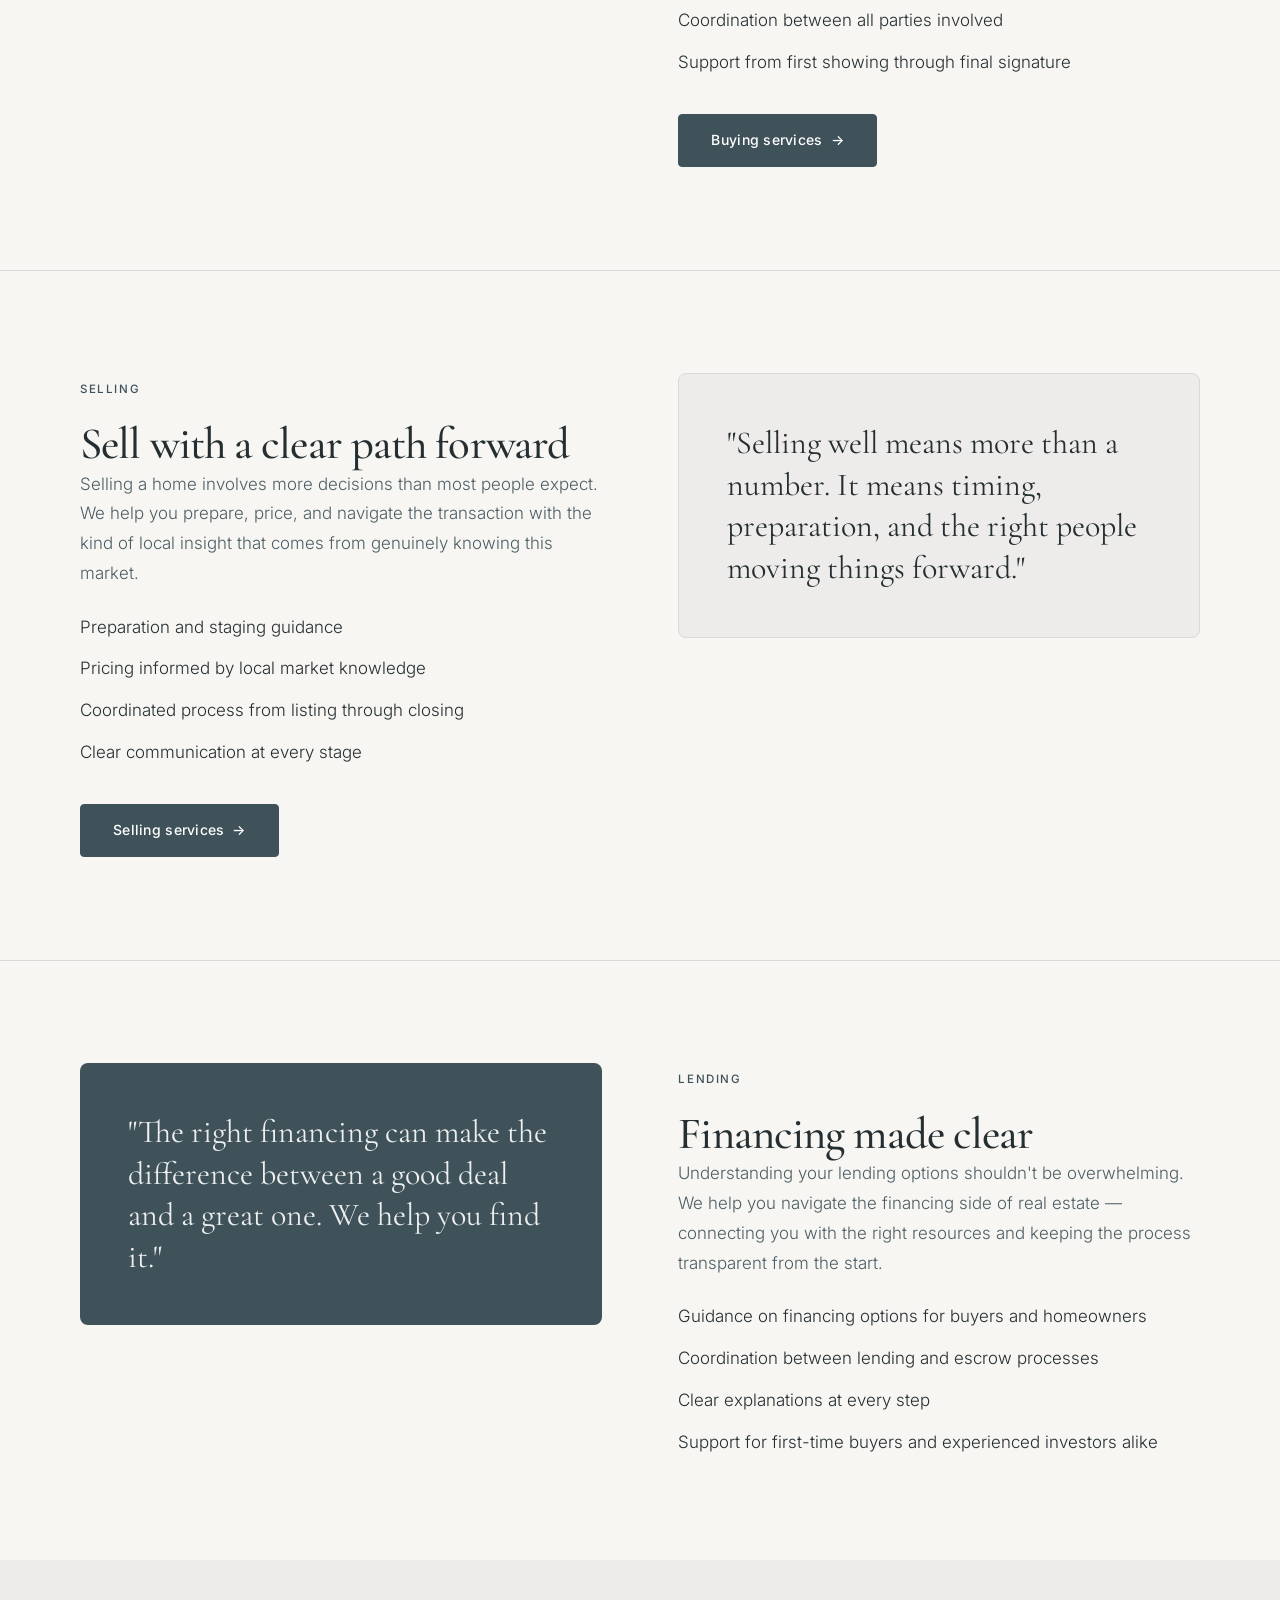
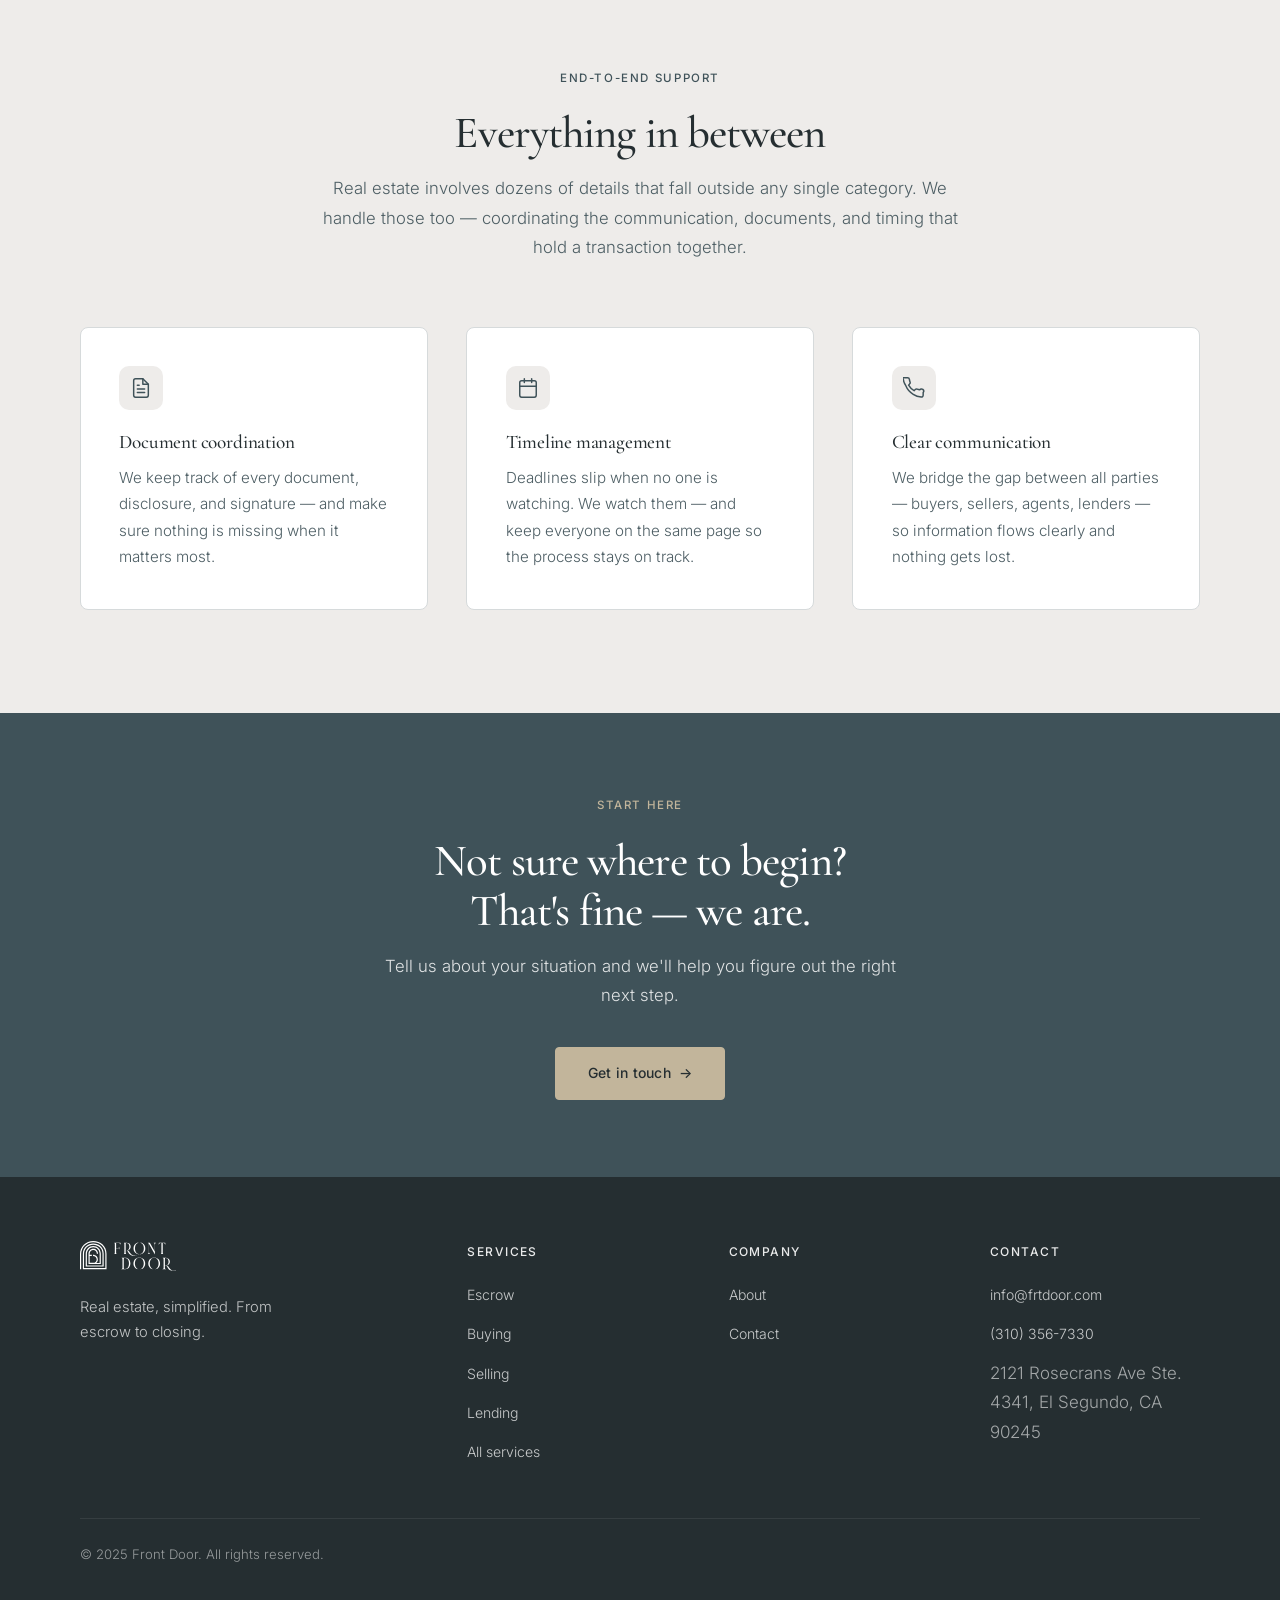
<file: services.html>
<!DOCTYPE html>
<html lang="en">
<head>
  <meta charset="UTF-8">
  <meta name="viewport" content="width=device-width, initial-scale=1.0">

  <title>Services — Front Door Real Estate</title>
  <meta name="description" content="Front Door offers escrow, buying, selling, lending, and full real estate coordination. One team, one process, total clarity.">

  <meta property="og:type" content="website">
  <meta property="og:title" content="Services — Front Door Real Estate">
  <meta property="og:description" content="Real estate support all in one place. Escrow, buying, selling, lending, and end-to-end coordination.">
  <meta property="og:url" content="https://frontdoorrealestate.com/services.html">
  <meta property="og:site_name" content="Front Door">

  <meta property="og:image" content="https://www.frtdoor.com/assets/images/og-image.jpg">
  <meta property="og:image:width" content="1200">
  <meta property="og:image:height" content="630">
  <meta name="twitter:card" content="summary_large_image">
  <meta name="twitter:image" content="https://www.frtdoor.com/assets/images/og-image.jpg">
  <link rel="canonical" href="https://frontdoorrealestate.com/services.html">

  <link rel="preconnect" href="https://fonts.googleapis.com">
  <link rel="preconnect" href="https://fonts.gstatic.com" crossorigin>
  <link href="https://fonts.googleapis.com/css2?family=Cormorant+Garamond:ital,wght@0,300;0,400;0,500;0,600;1,300;1,400;1,500&family=Inter:wght@300;400;500&display=swap" rel="stylesheet">


  <!-- Favicon -->
  <link rel="icon" type="image/x-icon" href="favicon.ico">
  <link rel="icon" type="image/png" sizes="32x32" href="assets/images/favicon-32.png">
  <link rel="apple-touch-icon" sizes="180x180" href="assets/images/apple-touch-icon.png">
  <link rel="stylesheet" href="css/styles.css">
</head>
<body>

  <!-- ══ HEADER ══ -->
  <header class="site-header" role="banner">
    <div class="header-inner">
      <a href="index.html" class="logo" aria-label="Front Door — home">
        <img src="assets/images/logo.svg" alt="Front Door" width="180" height="56">
      </a>

      <nav class="primary-nav" aria-label="Primary navigation">
        <a href="about.html">About</a>
        <span class="nav-item"><a href="services.html">Services</a><div class="nav-dropdown"><a href="escrow.html">Escrow</a><a href="buying.html">Buying</a><a href="selling.html">Selling</a><a href="lending.html">Lending</a></div></span>
        <span class="nav-cta">
          <a href="contact.html" class="btn btn-primary">Contact Us</a>
        </span>
      </nav>

      <button class="nav-toggle" aria-label="Open navigation" aria-expanded="false">
        <span></span><span></span><span></span>
      </button>
    </div>
  </header>

  <main id="main-content">

    <!-- ══ PAGE HERO ══ -->
    <section class="page-hero" aria-labelledby="services-heading">
      <div class="container">
        <span class="label reveal">What we offer</span>
        <h1 id="services-heading" class="reveal">Real estate support,<br><em>all in one place.</em></h1>
        <p class="reveal">From the first conversation to the final signature, Front Door covers every part of the real estate process — escrow, buying, selling, and lending — so you don't have to manage it alone.</p>
      </div>
    </section>

    <!-- ══ SERVICES DETAIL ══ -->
    <section class="section" aria-labelledby="escrow-service-heading">
      <div class="container">
        <div class="grid-2" style="align-items:start;gap:clamp(3rem,6vw,6rem);">
          <div>
            <span class="label reveal">Escrow</span>
            <h2 id="escrow-service-heading" class="reveal">Handled with clarity</h2>
            <p class="reveal">Escrow is one of the most important — and most misunderstood — parts of any real estate transaction. We manage the process with precision, keeping all parties informed and every deadline on track.</p>

            <ul class="benefit-list reveal">
              <li>Clear communication throughout the escrow process</li>
              <li>Document coordination and deadline management</li>
              <li>Licensed escrow services</li>
              <li>Support for buyers, sellers, and agents</li>
            </ul>

            <div class="btn-group reveal">
              <a href="escrow.html" class="btn btn-primary">Escrow services <span class="arrow" aria-hidden="true">→</span></a>
            </div>
          </div>

          <div class="reveal" style="background:var(--bg-alt);border:1px solid var(--border);border-radius:var(--radius-lg);padding:clamp(2rem,4vw,3rem);">
            <p style="font-family:'Cormorant Garamond',serif;font-size:clamp(1.4rem,2.5vw,2rem);font-weight:400;color:var(--text);line-height:1.3;max-width:none;">"Escrow doesn't have to be the stressful part. When managed well, it's the part that brings everything together."</p>
          </div>
        </div>
      </div>
    </section>

    <div style="border-top:1px solid var(--border);"></div>

    <!-- BUYING -->
    <section class="section" aria-labelledby="buying-service-heading">
      <div class="container">
        <div class="grid-2" style="align-items:start;gap:clamp(3rem,6vw,6rem);">
          <div class="reveal" style="background:var(--bg-dark);border-radius:var(--radius-lg);padding:clamp(2rem,4vw,3rem);">
            <p style="font-family:'Cormorant Garamond',serif;font-size:clamp(1.4rem,2.5vw,2rem);font-weight:400;color:rgba(255,255,255,0.9);line-height:1.3;max-width:none;">"Buying a home is one of the biggest decisions you'll make. You deserve a guide who knows the terrain."</p>
          </div>

          <div>
            <span class="label reveal">Buying</span>
            <h2 id="buying-service-heading" class="reveal">Buy with confidence</h2>
            <p class="reveal">Navigating the real estate market takes more than a search filter. We're with you at every step — from understanding your options to reviewing offers and managing the path to close.</p>

            <ul class="benefit-list reveal">
              <li>Local market guidance</li>
              <li>Help understanding timelines, offers, and contingencies</li>
              <li>Coordination between all parties involved</li>
              <li>Support from first showing through final signature</li>
            </ul>

            <div class="btn-group reveal">
              <a href="buying.html" class="btn btn-primary">Buying services <span class="arrow" aria-hidden="true">→</span></a>
            </div>
          </div>
        </div>
      </div>
    </section>

    <div style="border-top:1px solid var(--border);"></div>

    <!-- SELLING -->
    <section class="section" aria-labelledby="selling-service-heading">
      <div class="container">
        <div class="grid-2" style="align-items:start;gap:clamp(3rem,6vw,6rem);">
          <div>
            <span class="label reveal">Selling</span>
            <h2 id="selling-service-heading" class="reveal">Sell with a clear path forward</h2>
            <p class="reveal">Selling a home involves more decisions than most people expect. We help you prepare, price, and navigate the transaction with the kind of local insight that comes from genuinely knowing this market.</p>

            <ul class="benefit-list reveal">
              <li>Preparation and staging guidance</li>
              <li>Pricing informed by local market knowledge</li>
              <li>Coordinated process from listing through closing</li>
              <li>Clear communication at every stage</li>
            </ul>

            <div class="btn-group reveal">
              <a href="selling.html" class="btn btn-primary">Selling services <span class="arrow" aria-hidden="true">→</span></a>
            </div>
          </div>

          <div class="reveal" style="background:var(--bg-alt);border:1px solid var(--border);border-radius:var(--radius-lg);padding:clamp(2rem,4vw,3rem);">
            <p style="font-family:'Cormorant Garamond',serif;font-size:clamp(1.4rem,2.5vw,2rem);font-weight:400;color:var(--text);line-height:1.3;max-width:none;">"Selling well means more than a number. It means timing, preparation, and the right people moving things forward."</p>
          </div>
        </div>
      </div>
    </section>

    <div style="border-top:1px solid var(--border);"></div>

    <!-- LENDING -->
    <section class="section" aria-labelledby="lending-service-heading">
      <div class="container">
        <div class="grid-2" style="align-items:start;gap:clamp(3rem,6vw,6rem);">
          <div class="reveal" style="background:var(--bg-dark);border-radius:var(--radius-lg);padding:clamp(2rem,4vw,3rem);">
            <p style="font-family:'Cormorant Garamond',serif;font-size:clamp(1.4rem,2.5vw,2rem);font-weight:400;color:rgba(255,255,255,0.9);line-height:1.3;max-width:none;">"The right financing can make the difference between a good deal and a great one. We help you find it."</p>
          </div>

          <div>
            <span class="label reveal">Lending</span>
            <h2 id="lending-service-heading" class="reveal">Financing made clear</h2>
            <p class="reveal">Understanding your lending options shouldn't be overwhelming. We help you navigate the financing side of real estate — connecting you with the right resources and keeping the process transparent from the start.</p>

            <ul class="benefit-list reveal">
              <li>Guidance on financing options for buyers and homeowners</li>
              <li>Coordination between lending and escrow processes</li>
              <li>Clear explanations at every step</li>
              <li>Support for first-time buyers and experienced investors alike</li>
            </ul>
          </div>
        </div>
      </div>
    </section>

    <!-- ══ EVERYTHING IN BETWEEN ══ -->
    <section class="section section-alt" aria-labelledby="support-heading">
      <div class="container">
        <div class="section-header centered text-center">
          <span class="label reveal">End-to-end support</span>
          <h2 id="support-heading" class="reveal">Everything in between</h2>
          <p class="reveal">Real estate involves dozens of details that fall outside any single category. We handle those too — coordinating the communication, documents, and timing that hold a transaction together.</p>
        </div>

        <div class="grid-3">
          <div class="value-card reveal">
            <div class="value-card-icon" aria-hidden="true">
              <svg viewBox="0 0 24 24"><path d="M14 2H6a2 2 0 00-2 2v16a2 2 0 002 2h12a2 2 0 002-2V8z"/><polyline points="14 2 14 8 20 8"/><line x1="16" y1="13" x2="8" y2="13"/><line x1="16" y1="17" x2="8" y2="17"/><polyline points="10 9 9 9 8 9"/></svg>
            </div>
            <h3>Document coordination</h3>
            <p>We keep track of every document, disclosure, and signature — and make sure nothing is missing when it matters most.</p>
          </div>

          <div class="value-card reveal">
            <div class="value-card-icon" aria-hidden="true">
              <svg viewBox="0 0 24 24"><rect x="3" y="4" width="18" height="18" rx="2" ry="2"/><line x1="16" y1="2" x2="16" y2="6"/><line x1="8" y1="2" x2="8" y2="6"/><line x1="3" y1="10" x2="21" y2="10"/></svg>
            </div>
            <h3>Timeline management</h3>
            <p>Deadlines slip when no one is watching. We watch them — and keep everyone on the same page so the process stays on track.</p>
          </div>

          <div class="value-card reveal">
            <div class="value-card-icon" aria-hidden="true">
              <svg viewBox="0 0 24 24"><path d="M22 16.92v3a2 2 0 01-2.18 2 19.79 19.79 0 01-8.63-3.07A19.5 19.5 0 013.07 9.5a19.79 19.79 0 01-3.07-8.67A2 2 0 012 .84h3a2 2 0 012 1.72c.127.96.361 1.903.7 2.81a2 2 0 01-.45 2.11L6.09 8.91a16 16 0 006 6l1.27-1.27a2 2 0 012.11-.45c.907.339 1.85.573 2.81.7A2 2 0 0122 16.92z"/></svg>
            </div>
            <h3>Clear communication</h3>
            <p>We bridge the gap between all parties — buyers, sellers, agents, lenders — so information flows clearly and nothing gets lost.</p>
          </div>
        </div>
      </div>
    </section>

    <!-- ══ CTA BAND ══ -->
    <section class="cta-band" aria-labelledby="services-cta-heading">
      <div class="container">
        <span class="label reveal">Start here</span>
        <h2 id="services-cta-heading" class="reveal">Not sure where to begin?<br>That's fine — we are.</h2>
        <p class="reveal">Tell us about your situation and we'll help you figure out the right next step.</p>
        <div class="btn-group reveal">
          <a href="contact.html" class="btn btn-accent">Get in touch <span class="arrow" aria-hidden="true">→</span></a>
        </div>
      </div>
    </section>

  </main>

  <!-- ══ FOOTER ══ -->
  <footer class="site-footer" role="contentinfo">
    <div class="container">
      <div class="footer-inner">
        <div class="footer-brand">
          <a href="index.html" class="logo" aria-label="Front Door — home">
        <img src="assets/images/logo-white.svg" alt="Front Door" width="180" height="56">
      </a>
          <p class="footer-tagline">Real estate, simplified. From escrow to closing.</p>
        </div>

        <div class="footer-col">
          <h5>Services</h5>
          <ul>
            <li><a href="escrow.html">Escrow</a></li>
            <li><a href="buying.html">Buying</a></li>
            <li><a href="selling.html">Selling</a></li>
            <li><a href="lending.html">Lending</a></li>
            <li><a href="services.html">All services</a></li>
          </ul>
        </div>

        <div class="footer-col">
          <h5>Company</h5>
          <ul>
            <li><a href="about.html">About</a></li>
            <li><a href="contact.html">Contact</a></li>
          </ul>
        </div>

        <div class="footer-col">
          <h5>Contact</h5>
          <ul>
            <li><a href="mailto:info@frtdoor.com">info@frtdoor.com</a></li>
            <li><a href="tel:+13103567330">(310) 356-7330</a></li>
            <li><span style="color:rgba(255,255,255,0.58)">2121 Rosecrans Ave Ste. 4341, El Segundo, CA 90245</span></li>
          </ul>
        </div>
      </div>

      <div class="footer-bottom">
        <span>&copy; 2025 Front Door. All rights reserved.</span>
      </div>
    </div>
  </footer>

  <script src="js/main.js"></script>
</body>
</html>
</file>
<file: css/styles.css>
/* ═══════════════════════════════════════════
   FRONT DOOR — SHARED STYLES
   Premium static marketing site
═══════════════════════════════════════════ */

/* ── CUSTOM PROPERTIES ── */
:root {
  --bg:          #F7F6F3;
  --bg-alt:      #EEECEA;
  --bg-dark:     #3F5259;
  --text:        #252E31;
  --text-body:   #4D5E64;
  --text-muted:  #5C6E75;
  --primary:     #3F5259;
  --primary-h:   #334449;
  --accent:      #C2B59B;
  --accent-h:    #B3A58B;
  --border:      #D6DADB;
  --border-soft: rgba(63,82,89,0.10);
  --radius:      4px;
  --radius-lg:   8px;
  --hdr:         72px;
  --max:         1200px;
  --gap:         clamp(2rem, 5vw, 5rem);
}

/* ── RESET ── */
*, *::before, *::after {
  box-sizing: border-box;
  margin: 0;
  padding: 0;
}

html {
  scroll-behavior: smooth;
  -webkit-text-size-adjust: 100%;
}

body {
  background: var(--bg);
  color: var(--text);
  font-family: 'Inter', system-ui, -apple-system, sans-serif;
  font-weight: 300;
  font-size: 17px;
  line-height: 1.75;
  -webkit-font-smoothing: antialiased;
  -moz-osx-font-smoothing: grayscale;
  overflow-x: hidden;
}

img {
  display: block;
  max-width: 100%;
  height: auto;
}

a {
  color: inherit;
  text-decoration: none;
}

ul { list-style: none; }

/* ── TYPOGRAPHY ── */
h1, h2, h3, h4 {
  font-family: 'Cormorant Garamond', 'Playfair Display', Georgia, serif;
  color: var(--text);
  font-weight: 500;
  letter-spacing: -0.015em;
}

h1 {
  font-size: clamp(2.8rem, 5vw, 4.4rem);
  line-height: 1.08;
  letter-spacing: -0.025em;
}

h2 {
  font-size: clamp(2rem, 3.5vw, 3.2rem);
  line-height: 1.12;
  letter-spacing: -0.02em;
}

h3 {
  font-size: clamp(1.3rem, 2vw, 1.6rem);
  line-height: 1.3;
  letter-spacing: -0.01em;
}

h4 {
  font-size: 1.1rem;
  line-height: 1.4;
  font-weight: 500;
}

p {
  color: var(--text-body);
  font-weight: 300;
  max-width: 68ch;
}

.text-center p { margin-left: auto; margin-right: auto; }

strong { font-weight: 500; color: var(--text); }

/* ── EYEBROW LABEL ── */
.label {
  display: inline-block;
  font-family: 'Inter', sans-serif;
  font-size: 0.72rem;
  font-weight: 500;
  letter-spacing: 0.14em;
  text-transform: uppercase;
  color: var(--primary);   /* #3F5259 — 7.4:1 on light bg */
  margin-bottom: 1.25rem;
}

/* Restore warm accent on dark backgrounds where it reads well */
.section-dark .label,
.cta-band       .label,
.hero           .label {
  color: var(--accent);
}

/* ── LAYOUT ── */
.container {
  width: 100%;
  max-width: var(--max);
  margin-inline: auto;
  padding-inline: clamp(1.25rem, 5vw, 2.5rem);
}

.section {
  padding-block: clamp(4rem, 8vw, 8rem);
}

.section-sm {
  padding-block: clamp(3rem, 5vw, 5rem);
}

/* ── GRID SYSTEMS ── */
.grid-3 {
  display: grid;
  grid-template-columns: repeat(3, 1fr);
  gap: clamp(1.5rem, 3vw, 2.5rem);
}

.grid-2 {
  display: grid;
  grid-template-columns: repeat(2, 1fr);
  gap: clamp(1.5rem, 4vw, 4rem);
  align-items: center;
}

.grid-4 {
  display: grid;
  grid-template-columns: repeat(4, 1fr);
  gap: clamp(1.25rem, 2vw, 2rem);
}

@media (max-width: 900px) {
  .grid-3 { grid-template-columns: 1fr 1fr; }
  .grid-4 { grid-template-columns: 1fr 1fr; }
}

@media (max-width: 640px) {
  .grid-3 { grid-template-columns: 1fr; }
  .grid-2 { grid-template-columns: 1fr; }
  .grid-4 { grid-template-columns: 1fr; }
}

/* ── BUTTONS ── */
.btn {
  display: inline-flex;
  align-items: center;
  gap: 0.5rem;
  padding: 0.85rem 2rem;
  border-radius: var(--radius);
  font-family: 'Inter', sans-serif;
  font-size: 0.875rem;
  font-weight: 500;
  letter-spacing: 0.02em;
  cursor: pointer;
  transition: all 0.22s ease;
  border: 1.5px solid transparent;
  white-space: nowrap;
}

.btn-primary {
  background: var(--primary);
  color: #fff;
  border-color: var(--primary);
}

.btn-primary:hover {
  background: var(--primary-h);
  border-color: var(--primary-h);
  transform: translateY(-1px);
}

.btn-outline {
  background: transparent;
  color: var(--primary);
  border-color: var(--primary);
}

.btn-outline:hover {
  background: var(--primary);
  color: #fff;
  transform: translateY(-1px);
}

.btn-light {
  background: transparent;
  color: #fff;
  border-color: rgba(255,255,255,0.55);
}

.btn-light:hover {
  background: rgba(255,255,255,0.12);
  border-color: rgba(255,255,255,0.75);
  transform: translateY(-1px);
}

.btn-accent {
  background: var(--accent);
  color: var(--text);
  border-color: var(--accent);
}

.btn-accent:hover {
  background: var(--accent-h);
  border-color: var(--accent-h);
  transform: translateY(-1px);
}

.btn-group {
  display: flex;
  flex-wrap: wrap;
  gap: 1rem;
  margin-top: 2.25rem;
}

/* ── ARROW ICON ── */
.arrow {
  display: inline-block;
  transition: transform 0.2s ease;
}
.btn:hover .arrow,
a:hover .arrow { transform: translateX(3px); }

/* ── DIVIDER ── */
.divider {
  width: 48px;
  height: 1.5px;
  background: var(--accent);
  display: block;
  margin-bottom: 1.5rem;
}

/* ── HEADER / NAV ── */
.site-header {
  position: fixed;
  top: 0;
  left: 0;
  right: 0;
  z-index: 100;
  height: var(--hdr);
  display: flex;
  align-items: center;
  background: rgba(247,246,243,0.92);
  backdrop-filter: blur(14px);
  -webkit-backdrop-filter: blur(14px);
  border-bottom: 1px solid transparent;
  transition: border-color 0.3s ease, background 0.3s ease;
}

.site-header.scrolled {
  border-bottom-color: var(--border);
  background: rgba(247,246,243,0.97);
}

.header-inner {
  display: flex;
  align-items: center;
  justify-content: space-between;
  width: 100%;
  max-width: var(--max);
  margin-inline: auto;
  padding-inline: clamp(1.25rem, 5vw, 2.5rem);
}

/* ── LOGO ── */
.logo {
  display: inline-flex;
  align-items: center;
  text-decoration: none;
  flex-shrink: 0;
}

.logo img {
  display: block;
  height: 34px;
  width: auto;
}

/* Footer logo is slightly smaller */
.site-footer .logo img {
  height: 30px;
}

/* ── PRIMARY NAV ── */
.primary-nav {
  display: flex;
  align-items: center;
  gap: 0.25rem;
}

.primary-nav a {
  padding: 0.45rem 0.85rem;
  font-size: 0.875rem;
  font-weight: 400;
  color: var(--text-body);
  border-radius: var(--radius);
  transition: color 0.2s ease, background 0.2s ease;
}

.primary-nav a:hover,
.primary-nav a.active {
  color: var(--primary);
  background: rgba(63,82,89,0.07);
}

.nav-cta {
  margin-left: 0.75rem;
}

/* Prevent generic nav-link styles from clobbering the button */
.nav-cta .btn-primary {
  padding: 0.85rem 2rem;
  color: #fff;
}

.nav-cta .btn-primary:hover,
.nav-cta .btn-primary:focus {
  color: #fff;
  background: var(--primary-h);
  border-color: var(--primary-h);
}

/* ── NAV DROPDOWN ── */
.nav-item {
  position: relative;
}

/* Invisible bridge that fills the gap between trigger and dropdown,
   preventing hover loss when the cursor crosses the 8px spacing. */
.nav-item::after {
  content: '';
  position: absolute;
  top: 100%;
  left: 0;
  right: 0;
  height: 10px;
}

.nav-item > a {
  display: flex;
  align-items: center;
  gap: 0.3rem;
}

.nav-item > a::after {
  content: '';
  display: inline-block;
  width: 0;
  height: 0;
  border-left: 3.5px solid transparent;
  border-right: 3.5px solid transparent;
  border-top: 4px solid currentColor;
  opacity: 0.6;
  transition: transform 0.2s ease;
  flex-shrink: 0;
}

.nav-item:hover > a::after,
.nav-item:focus-within > a::after {
  transform: rotate(180deg);
}

.nav-dropdown {
  position: absolute;
  top: calc(100% + 8px);
  left: 50%;
  min-width: 170px;
  background: #fff;
  border: 1px solid var(--border);
  border-radius: var(--radius-lg);
  box-shadow: 0 8px 32px rgba(63,82,89,0.12);
  padding: 0.5rem;
  opacity: 0;
  visibility: hidden;
  /* Do NOT set pointer-events: none here — visibility:hidden already blocks events.
     Keeping it out means the 200ms visibility delay below keeps links clickable
     while the cursor crosses the gap between the trigger and the dropdown. */
  transform: translateX(-50%) translateY(-4px);
  /* On close: delay visibility so links remain interactive during the fade */
  transition: opacity 0.2s ease, transform 0.2s ease, visibility 0s 0.2s;
  z-index: 200;
}

.nav-item:hover .nav-dropdown,
.nav-item:focus-within .nav-dropdown {
  opacity: 1;
  visibility: visible;
  transform: translateX(-50%) translateY(0);
  /* On open: no delay — appear immediately */
  transition: opacity 0.18s ease, transform 0.18s ease, visibility 0s;
}

.nav-dropdown a {
  display: block;
  padding: 0.5rem 0.85rem;
  font-size: 0.85rem;
  color: var(--text-body) !important;
  border-radius: var(--radius);
  background: transparent !important;
  white-space: nowrap;
  transition: color 0.15s ease, background 0.15s ease;
}

.nav-dropdown a:hover {
  color: var(--primary) !important;
  background: rgba(63,82,89,0.07) !important;
}

/* ── MOBILE NAV TOGGLE ── */
.nav-toggle {
  display: none;
  flex-direction: column;
  justify-content: center;
  gap: 5px;
  width: 36px;
  height: 36px;
  background: none;
  border: none;
  cursor: pointer;
  padding: 4px;
  border-radius: var(--radius);
}

.nav-toggle span {
  display: block;
  height: 1.5px;
  background: var(--text);
  border-radius: 2px;
  transition: all 0.25s ease;
}

.nav-toggle[aria-expanded="true"] span:nth-child(1) {
  transform: translateY(6.5px) rotate(45deg);
}
.nav-toggle[aria-expanded="true"] span:nth-child(2) {
  opacity: 0;
  transform: scaleX(0);
}
.nav-toggle[aria-expanded="true"] span:nth-child(3) {
  transform: translateY(-6.5px) rotate(-45deg);
}

@media (max-width: 768px) {
  .nav-toggle { display: flex; }

  .primary-nav {
    display: none;
    position: fixed;
    top: var(--hdr);
    left: 0;
    right: 0;
    background: rgba(247,246,243,0.98);
    backdrop-filter: blur(14px);
    -webkit-backdrop-filter: blur(14px);
    flex-direction: column;
    align-items: flex-start;
    padding: 1.5rem clamp(1.25rem, 5vw, 2.5rem) 2rem;
    border-bottom: 1px solid var(--border);
    gap: 0.25rem;
  }

  .primary-nav.open { display: flex; }

  .primary-nav a {
    padding: 0.65rem 0.5rem;
    font-size: 1rem;
    width: 100%;
  }

  .nav-cta {
    margin-left: 0;
    margin-top: 0.75rem;
  }

  .nav-cta .btn {
    width: 100%;
    justify-content: center;
  }

  /* Dropdown becomes inline accordion on mobile */
  .nav-item { width: 100%; }

  .nav-item > a { justify-content: space-between; width: 100%; }

  .nav-dropdown {
    position: static;
    transform: none;
    opacity: 1;
    visibility: visible;
    box-shadow: none;
    border: none;
    border-left: 2px solid var(--border);
    border-radius: 0;
    background: transparent;
    padding: 0.25rem 0 0.25rem 0.75rem;
    margin-top: 0.25rem;
    /* Mobile shows/hides via display, not visibility */
    display: none;
    /* Override desktop close-delay transition — not needed on mobile */
    transition: none;
  }

  .nav-item.open .nav-dropdown { display: block; }

  .nav-dropdown a {
    /* Touch-friendly tap target */
    min-height: 44px;
    display: flex !important;
    align-items: center;
    padding: 0.5rem 0.5rem !important;
    font-size: 0.95rem !important;
    width: 100%;
  }

  .nav-item::after { display: none; }
}

/* ── HERO ── */
.hero {
  min-height: 92vh;
  display: flex;
  align-items: center;
  padding-top: var(--hdr);
  position: relative;
  overflow: hidden;
  background-color: var(--bg-dark);
  background-image: url('../assets/images/hero-house.jpg');
  background-size: cover;
  background-position: center 55%;
}

/* Dark overlay */
.hero::before {
  content: '';
  position: absolute;
  inset: 0;
  background: linear-gradient(
    135deg,
    rgba(22, 32, 37, 0.80) 0%,
    rgba(30, 44, 50, 0.65) 60%,
    rgba(22, 32, 37, 0.55) 100%
  );
  pointer-events: none;
  z-index: 0;
}

.hero-inner {
  position: relative;
  z-index: 1;
  padding-block: clamp(5rem, 10vw, 9rem);
}

.hero-content {
  max-width: 780px;
}

.hero h1 {
  margin-bottom: 1.5rem;
  color: #fff;
}

.hero .label {
  color: var(--accent);
}

.hero p {
  font-size: clamp(1rem, 1.4vw, 1.15rem);
  max-width: 56ch;
  color: rgba(255,255,255,0.88);
}

/* ── HEADER ON HERO PAGES (transparent + white logo) ── */
.hero-page .site-header:not(.scrolled) {
  background: transparent;
  border-bottom-color: transparent;
}

.hero-page .site-header:not(.scrolled) .logo-dark { display: none; }
.hero-page .site-header:not(.scrolled) .logo-white { display: inline-flex; }
.logo-white { display: none; }
.logo-dark  { display: inline-flex; }

.hero-page .site-header:not(.scrolled) .primary-nav a {
  color: rgba(255,255,255,0.80);
}

.hero-page .site-header:not(.scrolled) .primary-nav a:hover,
.hero-page .site-header:not(.scrolled) .primary-nav a.active {
  color: #fff;
  background: rgba(255,255,255,0.10);
}

.hero-page .site-header:not(.scrolled) .nav-toggle span {
  background: #fff;
}

/* Dropdown on transparent hero header */
.hero-page .site-header:not(.scrolled) .nav-dropdown {
  background: var(--bg-dark);
  border-color: rgba(255,255,255,0.15);
}

.hero-page .site-header:not(.scrolled) .nav-dropdown a {
  color: rgba(255,255,255,0.80) !important;
}

.hero-page .site-header:not(.scrolled) .nav-dropdown a:hover {
  color: #fff !important;
  background: rgba(255,255,255,0.10) !important;
}

/* Contact Us button — white outline when header is transparent */
.hero-page .site-header:not(.scrolled) .nav-cta .btn-primary {
  background: transparent;
  color: #fff;
  border-color: rgba(255,255,255,0.65);
}

.hero-page .site-header:not(.scrolled) .nav-cta .btn-primary:hover {
  background: rgba(255,255,255,0.15);
  border-color: #fff;
}

/* scrolled state reverts to normal */
.hero-page .site-header.scrolled .logo-dark  { display: inline-flex; }
.hero-page .site-header.scrolled .logo-white { display: none; }

.hero-page .site-header.scrolled .nav-cta .btn-primary {
  background: var(--primary);
  color: #fff;
  border-color: var(--primary);
}

/* ── PAGE HERO (inner pages) ── */
.page-hero {
  padding-top: calc(var(--hdr) + clamp(3rem, 6vw, 6rem));
  padding-bottom: clamp(3rem, 6vw, 6rem);
  background: var(--bg-alt);
  border-bottom: 1px solid var(--border);
}

.page-hero h1 {
  margin-bottom: 1rem;
}

.page-hero p {
  font-size: clamp(1rem, 1.4vw, 1.15rem);
  max-width: 54ch;
}

/* ── SECTION HEADER ── */
.section-header {
  max-width: 640px;
  margin-bottom: clamp(2.5rem, 5vw, 4rem);
}

.section-header.centered {
  text-align: center;
  margin-inline: auto;
}

.section-header h2 { margin-bottom: 1rem; }
.section-header p { font-size: 1.05rem; }

/* ── VALUE CARDS ── */
.value-card {
  padding: clamp(1.75rem, 3vw, 2.5rem);
  background: #fff;
  border: 1px solid var(--border);
  border-radius: var(--radius-lg);
  transition: box-shadow 0.25s ease, transform 0.25s ease;
}

.value-card:hover {
  box-shadow: 0 8px 32px rgba(63,82,89,0.09);
  transform: translateY(-2px);
}

.value-card-icon {
  width: 44px;
  height: 44px;
  background: var(--bg-alt);
  border-radius: 10px;
  display: flex;
  align-items: center;
  justify-content: center;
  margin-bottom: 1.25rem;
}

.value-card-icon svg {
  width: 22px;
  height: 22px;
  stroke: var(--primary);
  fill: none;
  stroke-width: 1.6;
  stroke-linecap: round;
  stroke-linejoin: round;
}

.value-card h3 {
  font-size: 1.2rem;
  margin-bottom: 0.6rem;
}

.value-card p {
  font-size: 0.95rem;
  color: var(--text-body);
  max-width: none;
}

/* ── SERVICE CARDS ── */
.service-card {
  padding: clamp(1.75rem, 3vw, 2.5rem);
  background: #fff;
  border: 1px solid var(--border);
  border-radius: var(--radius-lg);
  display: flex;
  flex-direction: column;
  gap: 0.75rem;
  transition: box-shadow 0.25s ease, transform 0.25s ease;
}

.service-card:hover {
  box-shadow: 0 8px 32px rgba(63,82,89,0.09);
  transform: translateY(-2px);
}

.service-card-label {
  font-size: 0.72rem;
  font-weight: 500;
  letter-spacing: 0.12em;
  text-transform: uppercase;
  color: var(--primary);   /* high contrast on white cards */
}

.service-card h3 {
  font-size: 1.35rem;
  margin: 0;
}

.service-card p {
  font-size: 0.95rem;
  max-width: none;
  flex: 1;
}

.service-card-link {
  display: inline-flex;
  align-items: center;
  gap: 0.4rem;
  font-size: 0.875rem;
  font-weight: 500;
  color: var(--primary);
  margin-top: 0.5rem;
  transition: gap 0.2s ease;
}

.service-card-link:hover { gap: 0.7rem; }

/* ── PROCESS STEPS ── */
.steps {
  display: grid;
  grid-template-columns: repeat(3, 1fr);
  gap: clamp(1.5rem, 3vw, 2.5rem);
  position: relative;
}

.step {
  position: relative;
  padding-top: 1rem;
}

.step-number {
  font-family: 'Cormorant Garamond', serif;
  font-size: 3.5rem;
  font-weight: 300;
  color: var(--accent);
  line-height: 1;
  margin-bottom: 1rem;
  opacity: 0.7;
}

.step h3 {
  font-size: 1.15rem;
  margin-bottom: 0.6rem;
}

.step p {
  font-size: 0.95rem;
  max-width: none;
}

@media (max-width: 640px) {
  .steps { grid-template-columns: 1fr; }
}

/* ── BENEFIT LIST ── */
.benefit-list {
  display: flex;
  flex-direction: column;
  gap: 0.75rem;
  margin-top: 1.5rem;
}

.benefit-item {
  display: flex;
  align-items: flex-start;
  gap: 0.75rem;
  font-size: 0.95rem;
  color: var(--text-body);
}

.benefit-item::before {
  content: '';
  display: block;
  width: 18px;
  height: 18px;
  flex-shrink: 0;
  background-image: url("data:image/svg+xml,%3Csvg xmlns='http://www.w3.org/2000/svg' width='18' height='18' viewBox='0 0 24 24' fill='none' stroke='%23C2B59B' stroke-width='2' stroke-linecap='round' stroke-linejoin='round'%3E%3Cpolyline points='20 6 9 17 4 12'%3E%3C/polyline%3E%3C/svg%3E");
  background-repeat: no-repeat;
  background-size: contain;
  margin-top: 2px;
}

/* ── DARK SECTION ── */
.section-dark {
  background: var(--bg-dark);
  color: #fff;
}

.section-dark h2,
.section-dark h3,
.section-dark h4 {
  color: #fff;
}

.section-dark p {
  color: rgba(255,255,255,0.84);
}

.section-dark .label {
  color: var(--accent);
}

.section-dark .divider {
  background: rgba(194,181,155,0.5);
}

/* ── ALT SECTION ── */
.section-alt {
  background: var(--bg-alt);
}

/* ── LOCAL SECTION ── */
.local-section {
  background: var(--bg-alt);
  border-top: 1px solid var(--border);
  border-bottom: 1px solid var(--border);
}

/* ── CTA BAND ── */
.cta-band {
  background: var(--primary);
  padding-block: clamp(4rem, 6vw, 6rem);
  text-align: center;
}

.cta-band h2 {
  color: #fff;
  margin-bottom: 1rem;
}

.cta-band p {
  color: rgba(255,255,255,0.84);
  margin-inline: auto;
  font-size: 1.05rem;
  margin-bottom: 0;
  max-width: 52ch;
}

.cta-band .btn-group {
  justify-content: center;
}

/* ── VALUES GRID (about) ── */
.values-grid {
  display: grid;
  grid-template-columns: repeat(2, 1fr);
  gap: clamp(1.25rem, 3vw, 2rem);
}

.value-block {
  padding: clamp(1.5rem, 3vw, 2.25rem);
  border: 1px solid var(--border);
  border-radius: var(--radius-lg);
  background: #fff;
}

.value-block h4 {
  margin-bottom: 0.5rem;
  color: var(--primary);
}

.value-block p {
  font-size: 0.93rem;
  max-width: none;
}

@media (max-width: 640px) {
  .values-grid { grid-template-columns: 1fr; }
}

/* ── PROCESS ROW (detail pages) ── */
.process-row {
  display: flex;
  flex-direction: column;
  gap: clamp(1.5rem, 3vw, 2rem);
  margin-top: 2rem;
}

.process-item {
  display: grid;
  grid-template-columns: 2.5rem 1fr;
  gap: 1.25rem;
  align-items: flex-start;
}

.process-num {
  font-family: 'Cormorant Garamond', serif;
  font-size: 2rem;
  font-weight: 300;
  color: var(--accent);
  line-height: 1;
  padding-top: 0.2rem;
}

.process-item h4 {
  margin-bottom: 0.35rem;
}

.process-item p {
  font-size: 0.95rem;
  max-width: none;
}

/* ── CONTACT FORM ── */
.contact-grid {
  display: grid;
  grid-template-columns: 1fr 1.4fr;
  gap: clamp(3rem, 6vw, 6rem);
  align-items: flex-start;
}

@media (max-width: 840px) {
  .contact-grid { grid-template-columns: 1fr; }
}

.contact-info h3 {
  font-size: 1.5rem;
  margin-bottom: 1rem;
}

.contact-info p {
  font-size: 0.97rem;
  max-width: none;
  margin-bottom: 2rem;
}

.contact-detail {
  display: flex;
  align-items: flex-start;
  gap: 0.75rem;
  margin-bottom: 1rem;
  font-size: 0.93rem;
  color: var(--text-body);
}

.contact-detail-icon {
  width: 18px;
  flex-shrink: 0;
  margin-top: 2px;
}

.contact-detail-icon svg {
  width: 18px;
  height: 18px;
  stroke: var(--primary);
  fill: none;
  stroke-width: 1.6;
  stroke-linecap: round;
  stroke-linejoin: round;
}

.form-card {
  background: #fff;
  border: 1px solid var(--border);
  border-radius: var(--radius-lg);
  padding: clamp(2rem, 4vw, 3rem);
}

.form-group {
  margin-bottom: 1.5rem;
}

.form-row {
  display: grid;
  grid-template-columns: 1fr 1fr;
  gap: 1.25rem;
  margin-bottom: 1.5rem;
}

@media (max-width: 560px) {
  .form-row { grid-template-columns: 1fr; }
}

label {
  display: block;
  font-size: 0.82rem;
  font-weight: 500;
  letter-spacing: 0.04em;
  text-transform: uppercase;
  color: var(--text-body);
  margin-bottom: 0.5rem;
}

input[type="text"],
input[type="email"],
input[type="tel"],
select,
textarea {
  display: block;
  width: 100%;
  padding: 0.8rem 1rem;
  background: var(--bg);
  border: 1px solid var(--border);
  border-radius: var(--radius);
  font-family: 'Inter', sans-serif;
  font-size: 0.92rem;
  font-weight: 300;
  color: var(--text);
  transition: border-color 0.2s ease, box-shadow 0.2s ease;
  appearance: none;
  -webkit-appearance: none;
}

input:focus,
select:focus,
textarea:focus {
  outline: none;
  border-color: var(--primary);
  box-shadow: 0 0 0 3px rgba(63,82,89,0.12);
}

textarea {
  resize: vertical;
  min-height: 130px;
}

select {
  background-image: url("data:image/svg+xml,%3Csvg xmlns='http://www.w3.org/2000/svg' width='16' height='16' viewBox='0 0 24 24' fill='none' stroke='%234D5E64' stroke-width='2' stroke-linecap='round' stroke-linejoin='round'%3E%3Cpolyline points='6 9 12 15 18 9'%3E%3C/polyline%3E%3C/svg%3E");
  background-repeat: no-repeat;
  background-position: right 1rem center;
  background-size: 16px;
  padding-right: 2.5rem;
  cursor: pointer;
}

.form-submit {
  width: 100%;
  padding: 1rem;
  margin-top: 0.5rem;
  font-size: 0.92rem;
  justify-content: center;
}

/* ── FOOTER ── */
.site-footer {
  background: var(--text);
  color: rgba(255,255,255,0.65);
  padding-block: clamp(3rem, 5vw, 5rem);
}

.footer-inner {
  display: grid;
  grid-template-columns: 1.6fr 1fr 1fr 1fr;
  gap: clamp(2rem, 4vw, 3.5rem);
}

@media (max-width: 900px) {
  .footer-inner { grid-template-columns: 1fr 1fr; }
}

@media (max-width: 560px) {
  .footer-inner { grid-template-columns: 1fr; }
}

.footer-brand .logo-text {
  color: #fff;
}

.footer-brand .logo-mark {
  background: rgba(255,255,255,0.1);
}

.footer-brand .logo-mark svg {
  stroke: var(--accent);
}

.footer-tagline {
  font-size: 0.92rem;
  color: rgba(255,255,255,0.72);
  margin-top: 0.85rem;
  max-width: 26ch;
}

.footer-location {
  font-size: 0.85rem;
  color: rgba(255,255,255,0.58);
  margin-top: 0.4rem;
}

.footer-col h5 {
  font-family: 'Inter', sans-serif;
  font-size: 0.75rem;
  font-weight: 500;
  letter-spacing: 0.12em;
  text-transform: uppercase;
  color: rgba(255,255,255,0.9);
  margin-bottom: 1.1rem;
}

.footer-col ul {
  display: flex;
  flex-direction: column;
  gap: 0.6rem;
}

.footer-col a {
  font-size: 0.88rem;
  color: rgba(255,255,255,0.75);
  transition: color 0.18s ease;
}

.footer-col a:hover {
  color: rgba(255,255,255,0.96);
}

.footer-bottom {
  margin-top: clamp(2.5rem, 4vw, 3.5rem);
  padding-top: 1.5rem;
  border-top: 1px solid rgba(255,255,255,0.08);
  display: flex;
  justify-content: space-between;
  align-items: center;
  flex-wrap: wrap;
  gap: 1rem;
  font-size: 0.82rem;
  color: rgba(255,255,255,0.52);
}

/* ── SCROLL ANIMATION ── */
.reveal {
  opacity: 0;
  transform: translateY(22px);
  transition: opacity 0.65s ease, transform 0.65s ease;
}

.reveal.visible {
  opacity: 1;
  transform: translateY(0);
}

/* Stagger siblings */
.reveal:nth-child(2) { transition-delay: 0.1s; }
.reveal:nth-child(3) { transition-delay: 0.2s; }
.reveal:nth-child(4) { transition-delay: 0.3s; }

/* ── UTILITY ── */
.text-center { text-align: center; }
.text-muted { color: var(--text-muted); }
.mt-sm { margin-top: 0.75rem; }
.mt-md { margin-top: 1.5rem; }
.mt-lg { margin-top: 2.5rem; }
.mb-sm { margin-bottom: 0.75rem; }
.mb-md { margin-bottom: 1.5rem; }
.visually-hidden {
  position: absolute;
  width: 1px; height: 1px;
  padding: 0; margin: -1px;
  overflow: hidden;
  clip: rect(0,0,0,0);
  white-space: nowrap;
  border: 0;
}

/* ── BACK LINK ── */
.back-link {
  display: inline-flex;
  align-items: center;
  gap: 0.4rem;
  font-size: 0.85rem;
  color: var(--text-muted);
  transition: color 0.2s ease, gap 0.2s ease;
  margin-bottom: 1.5rem;
}

.back-link:hover {
  color: var(--primary);
  gap: 0.6rem;
}

.back-arrow {
  display: inline-block;
  transition: transform 0.2s ease;
}

.back-link:hover .back-arrow {
  transform: translateX(-2px);
}
</file>
